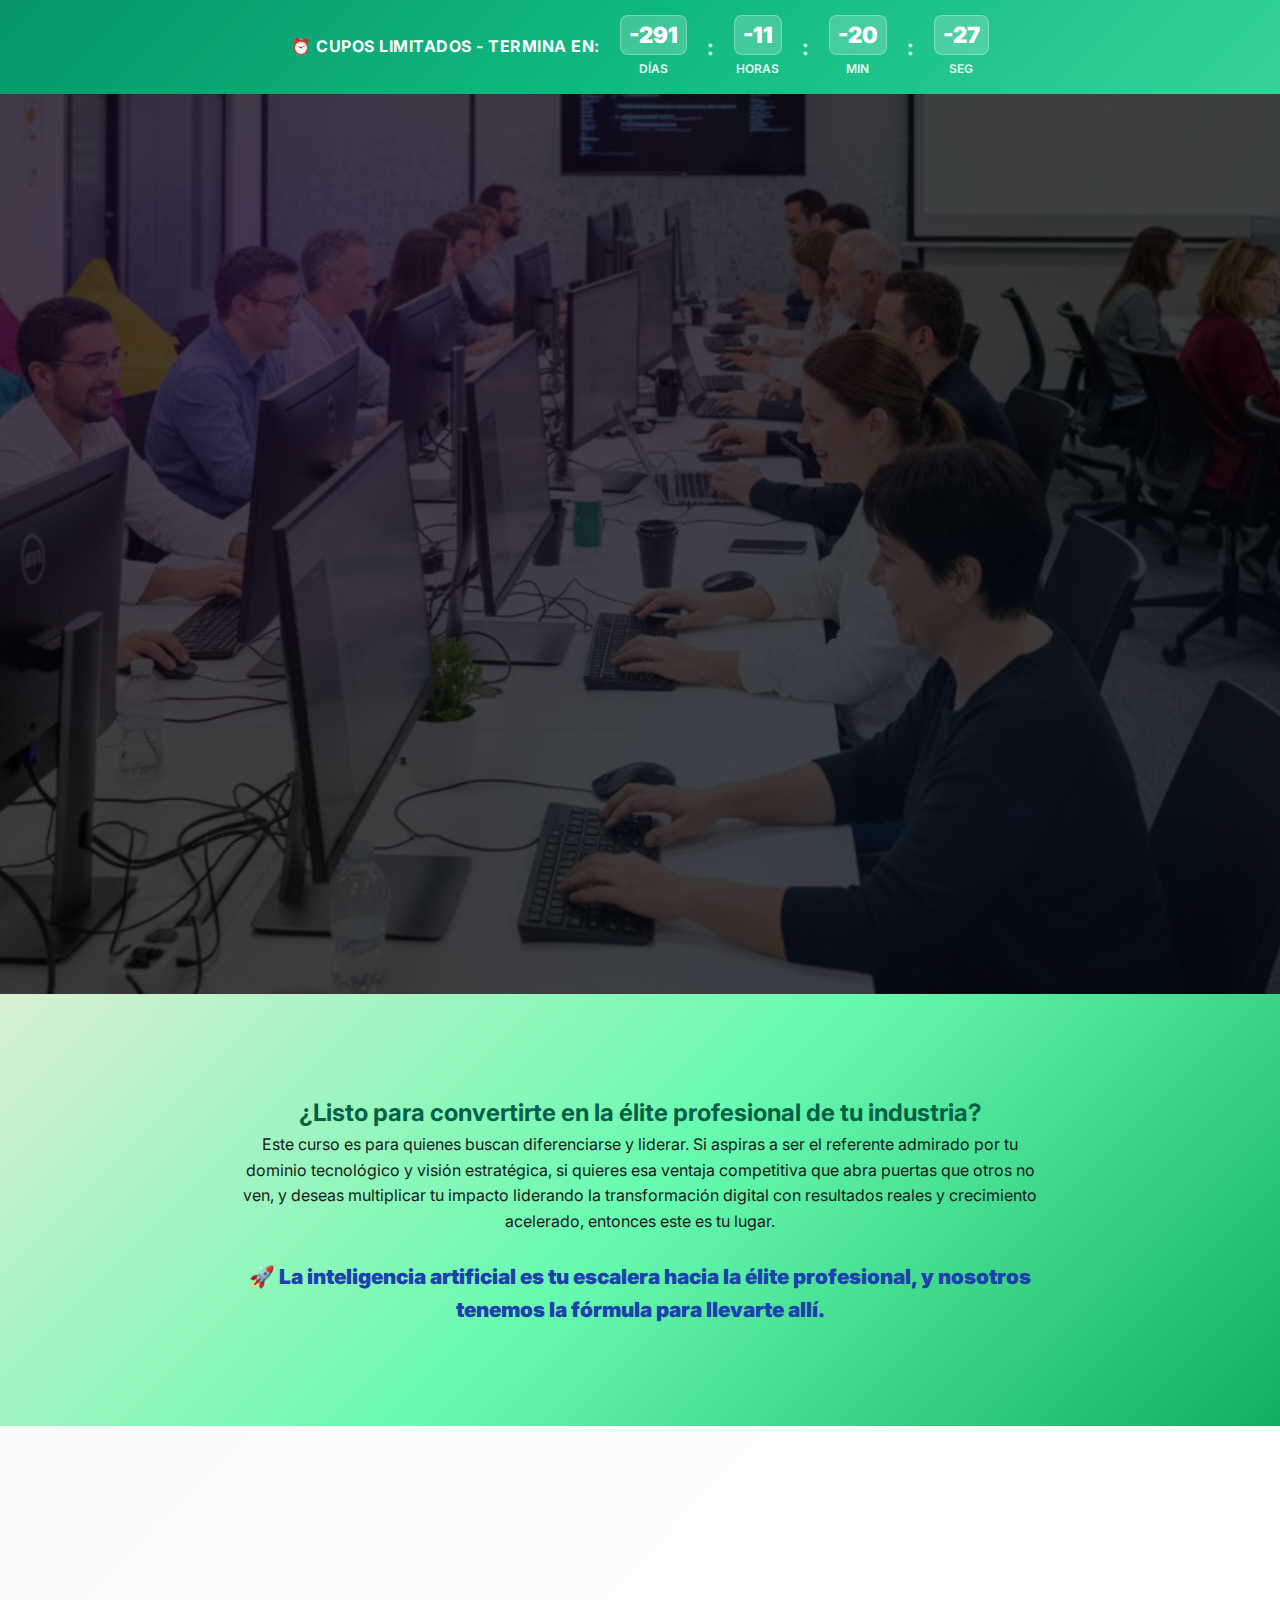
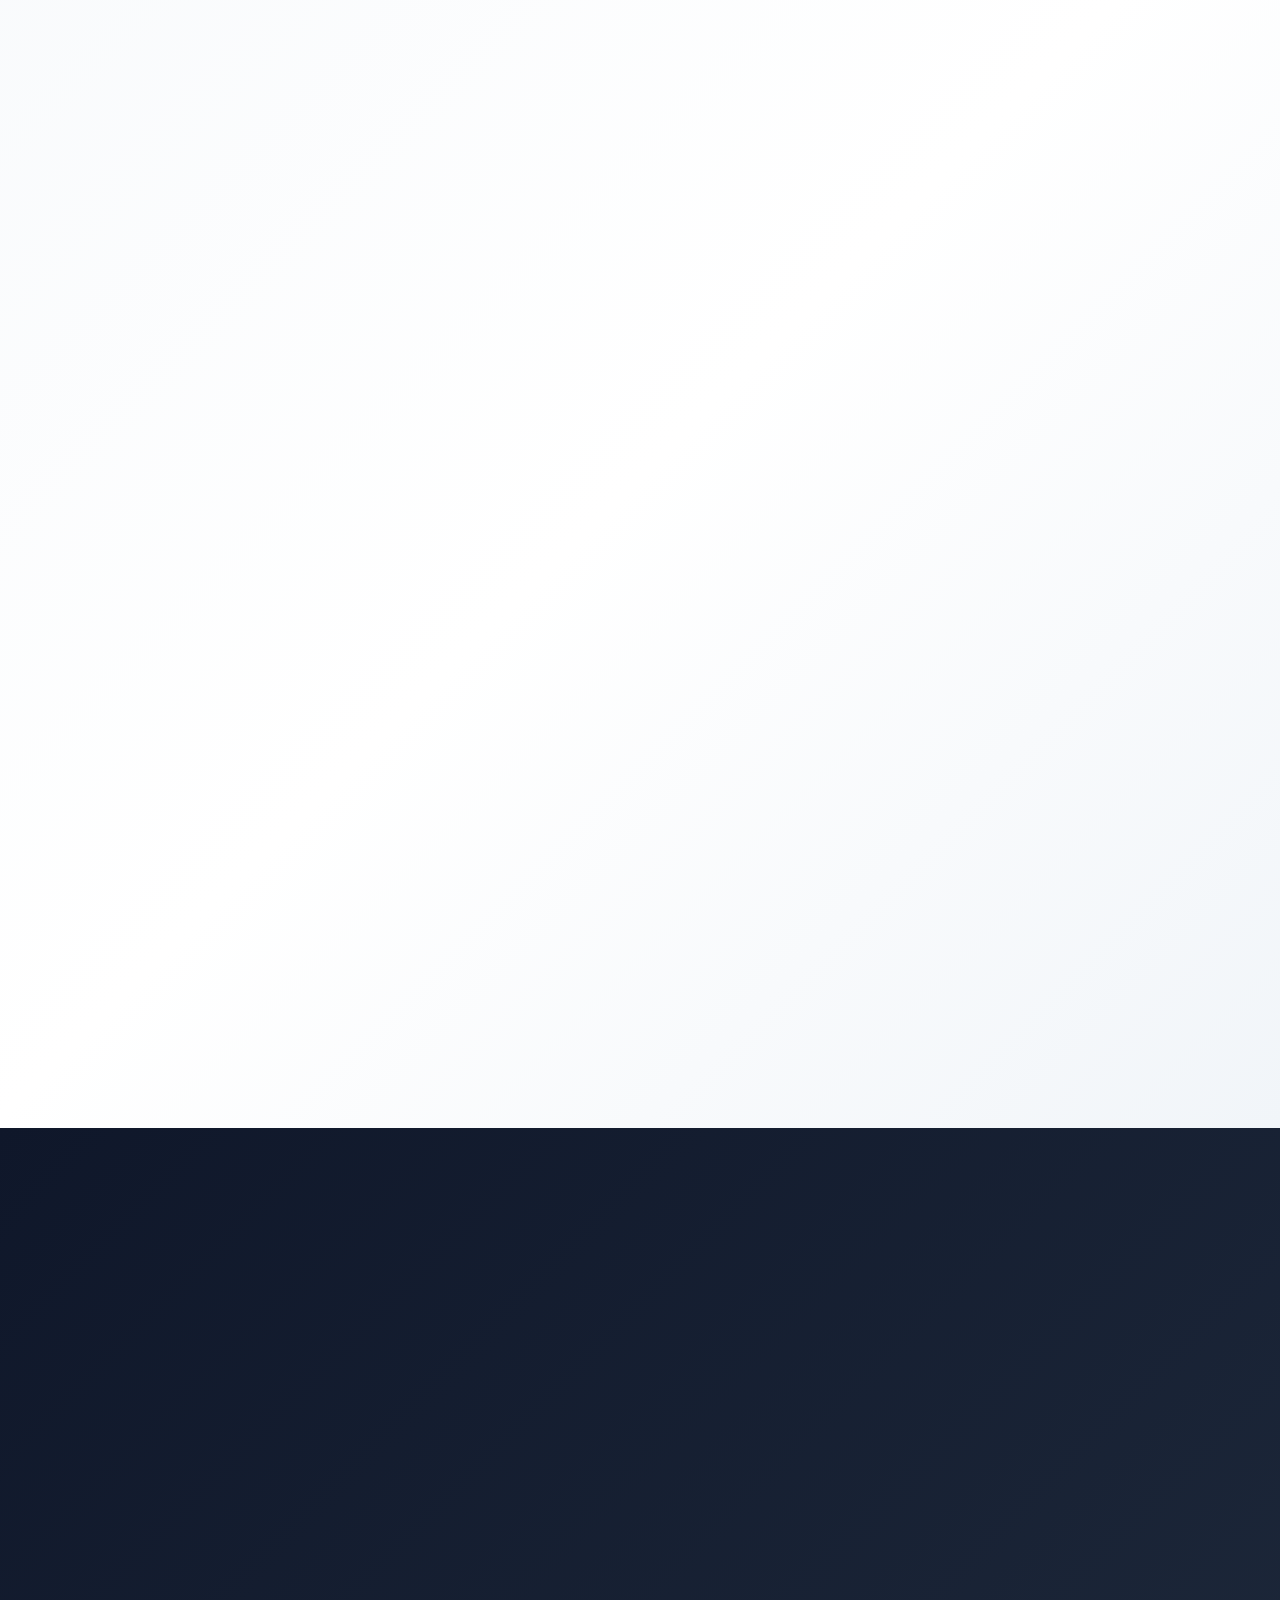
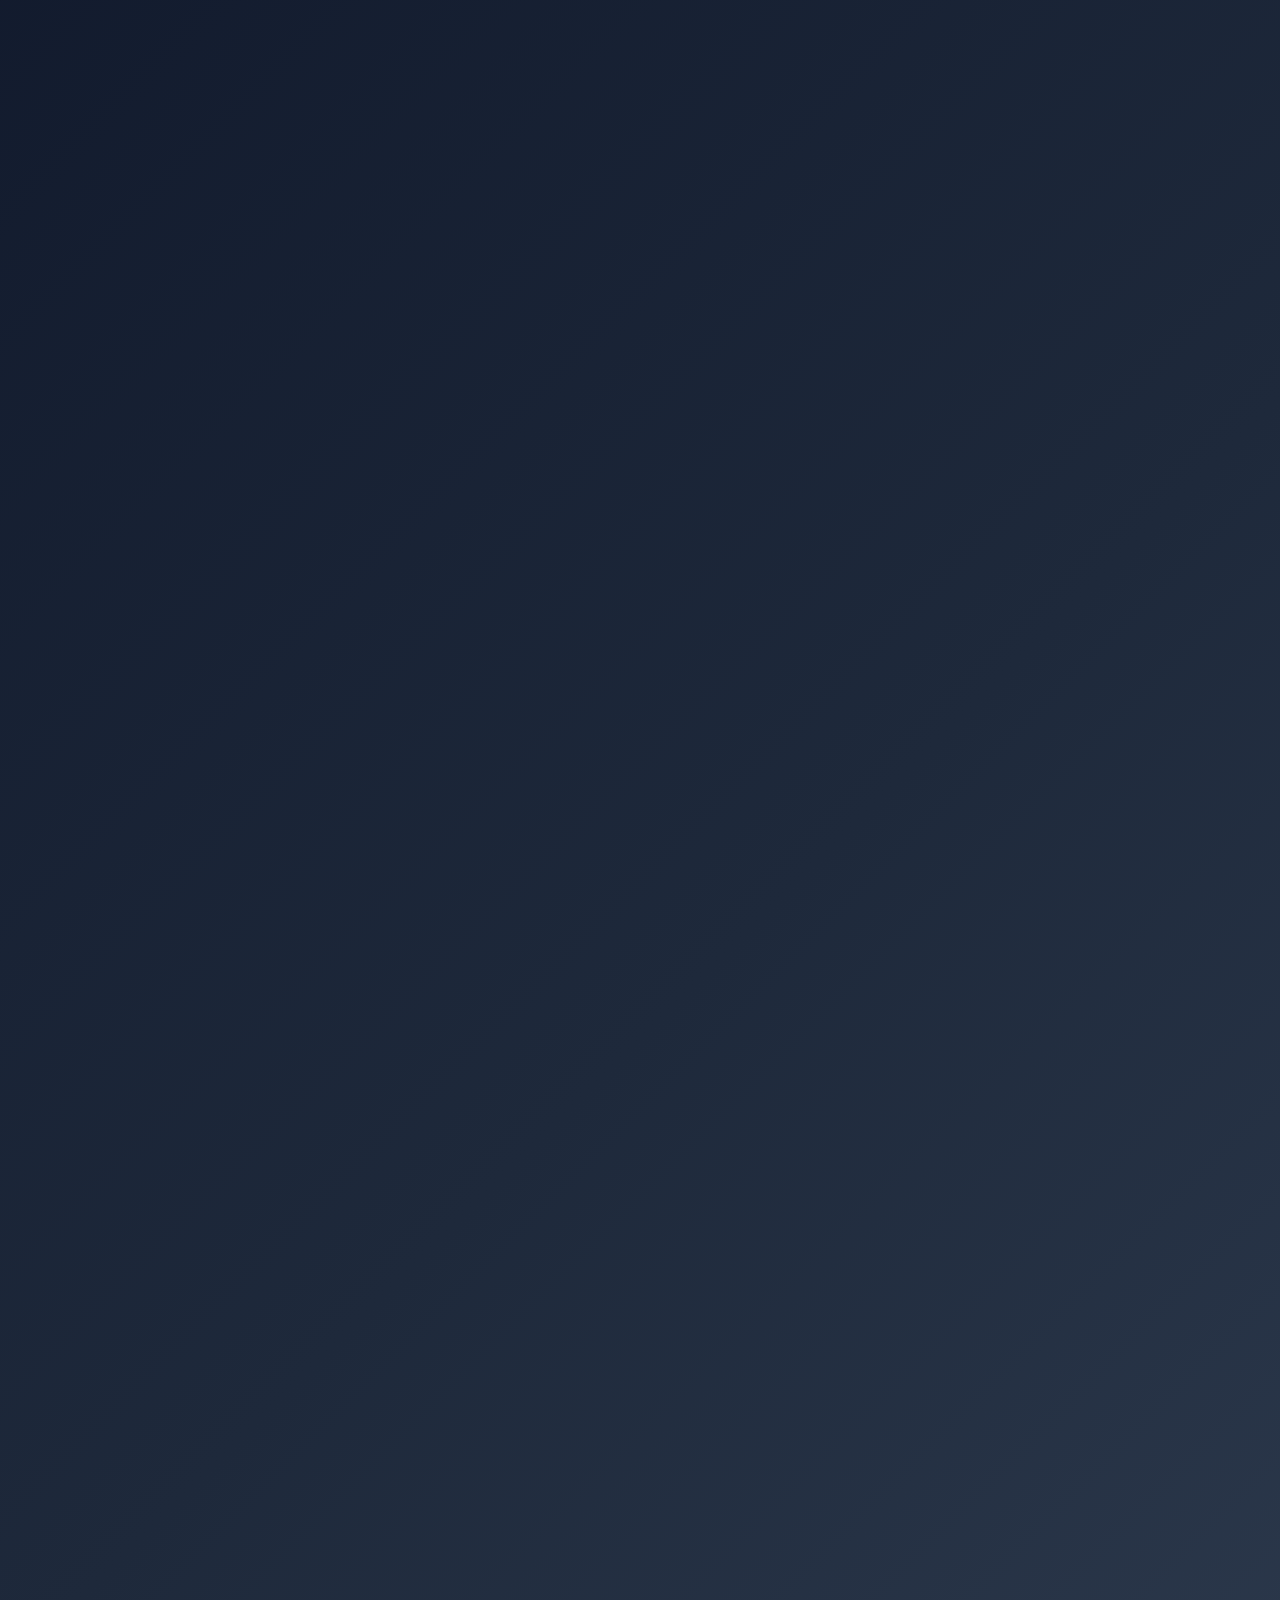
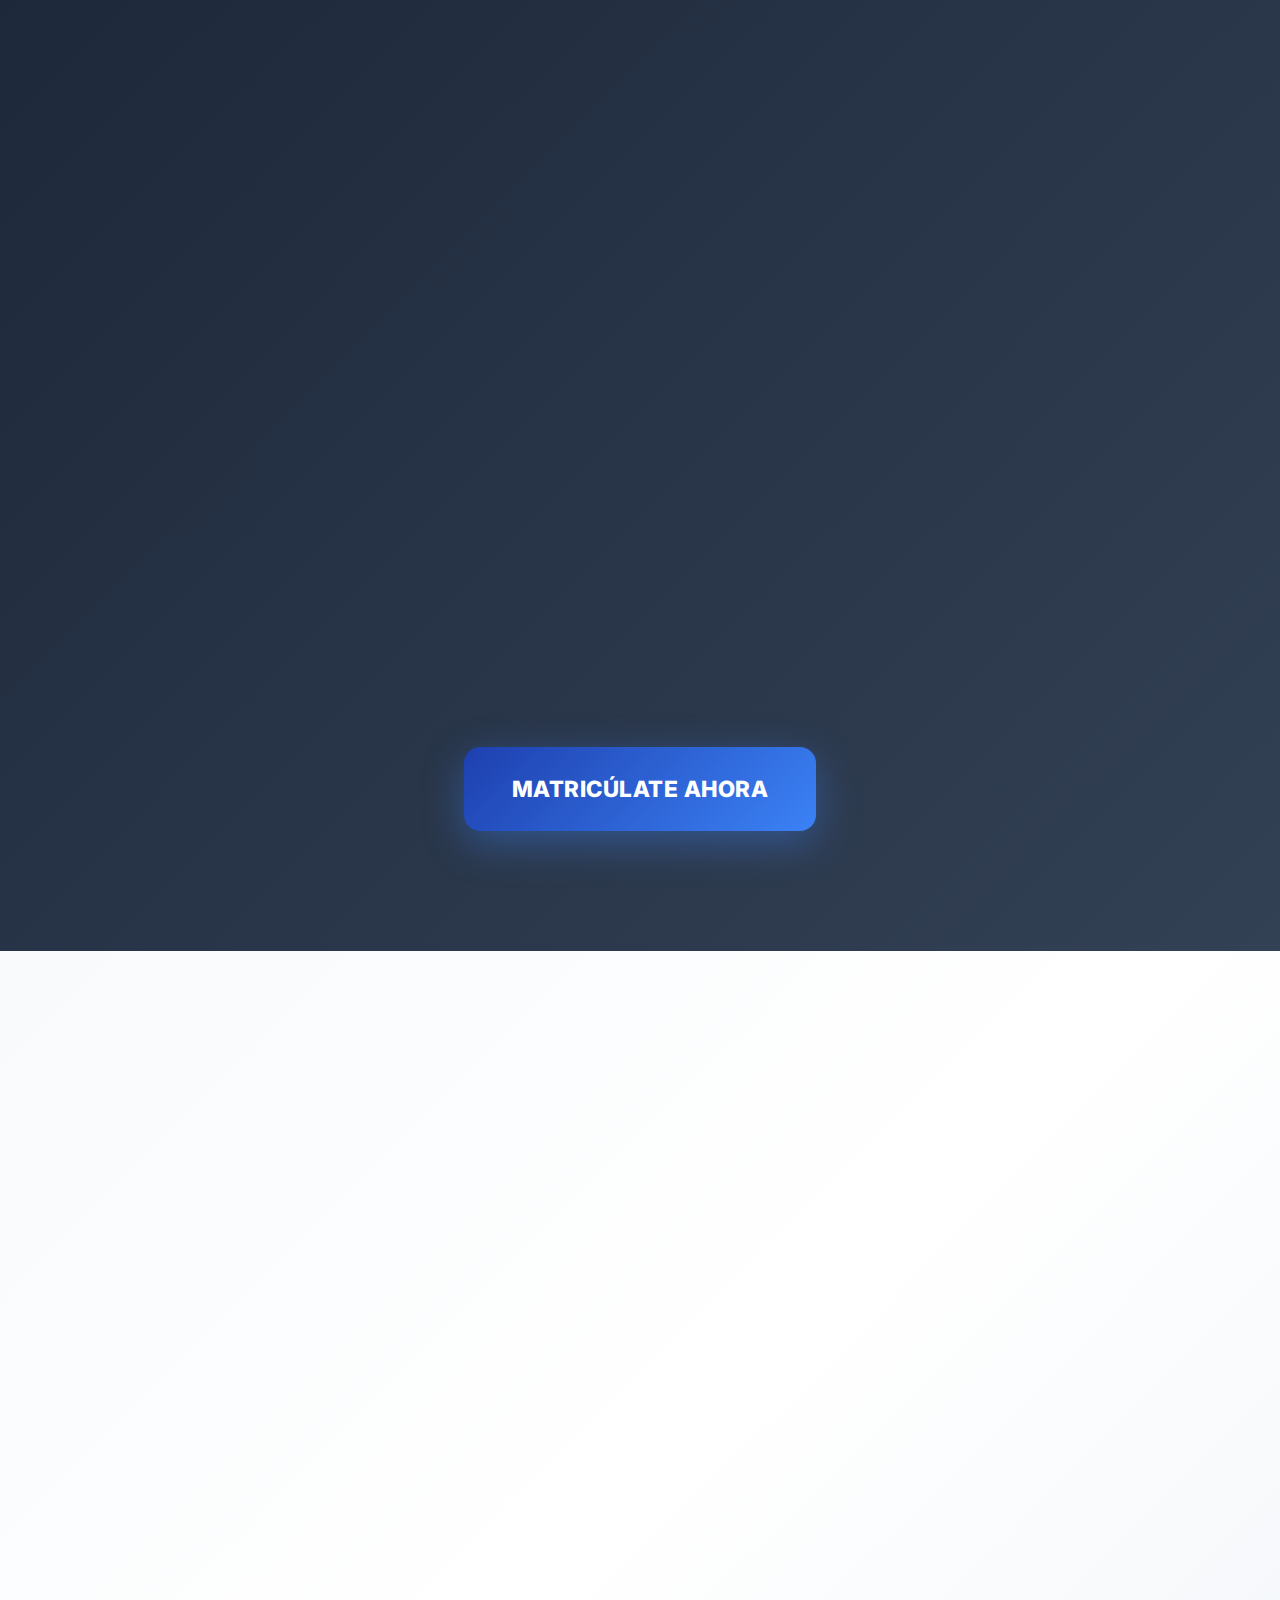
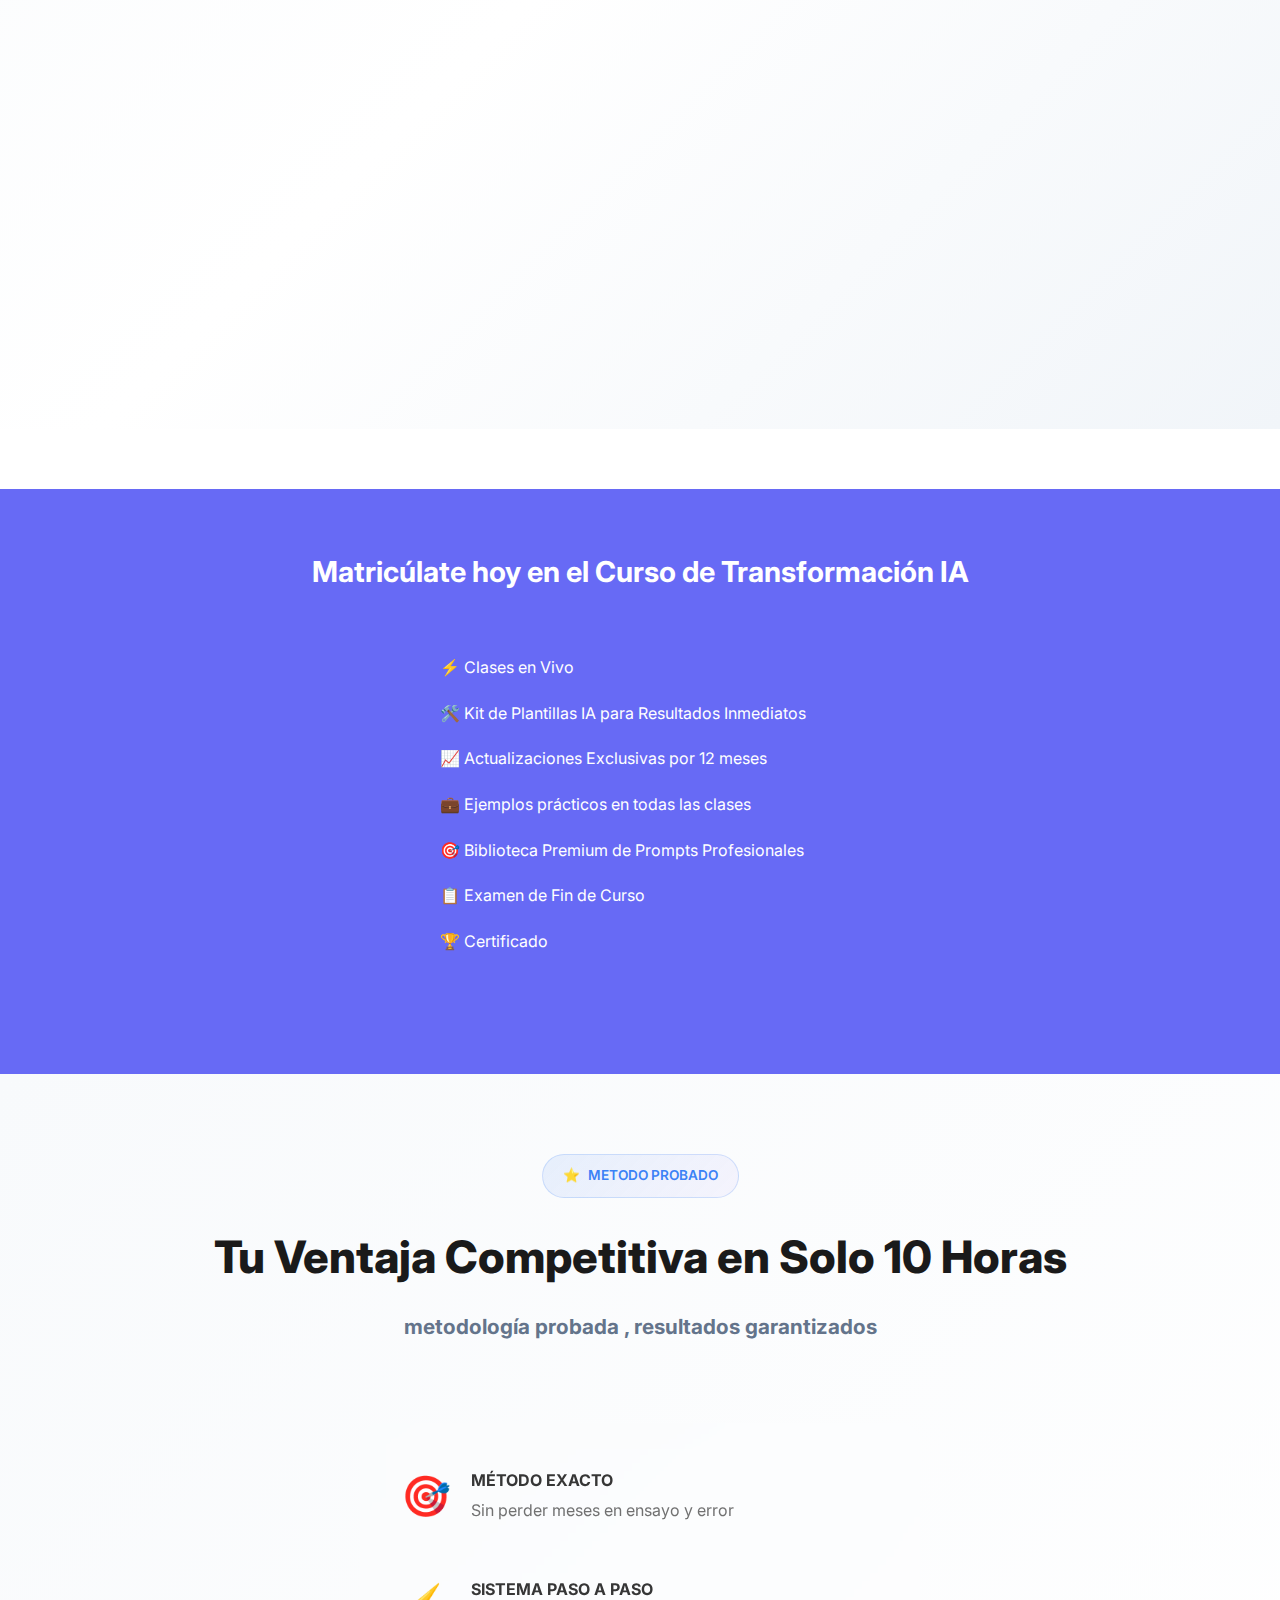
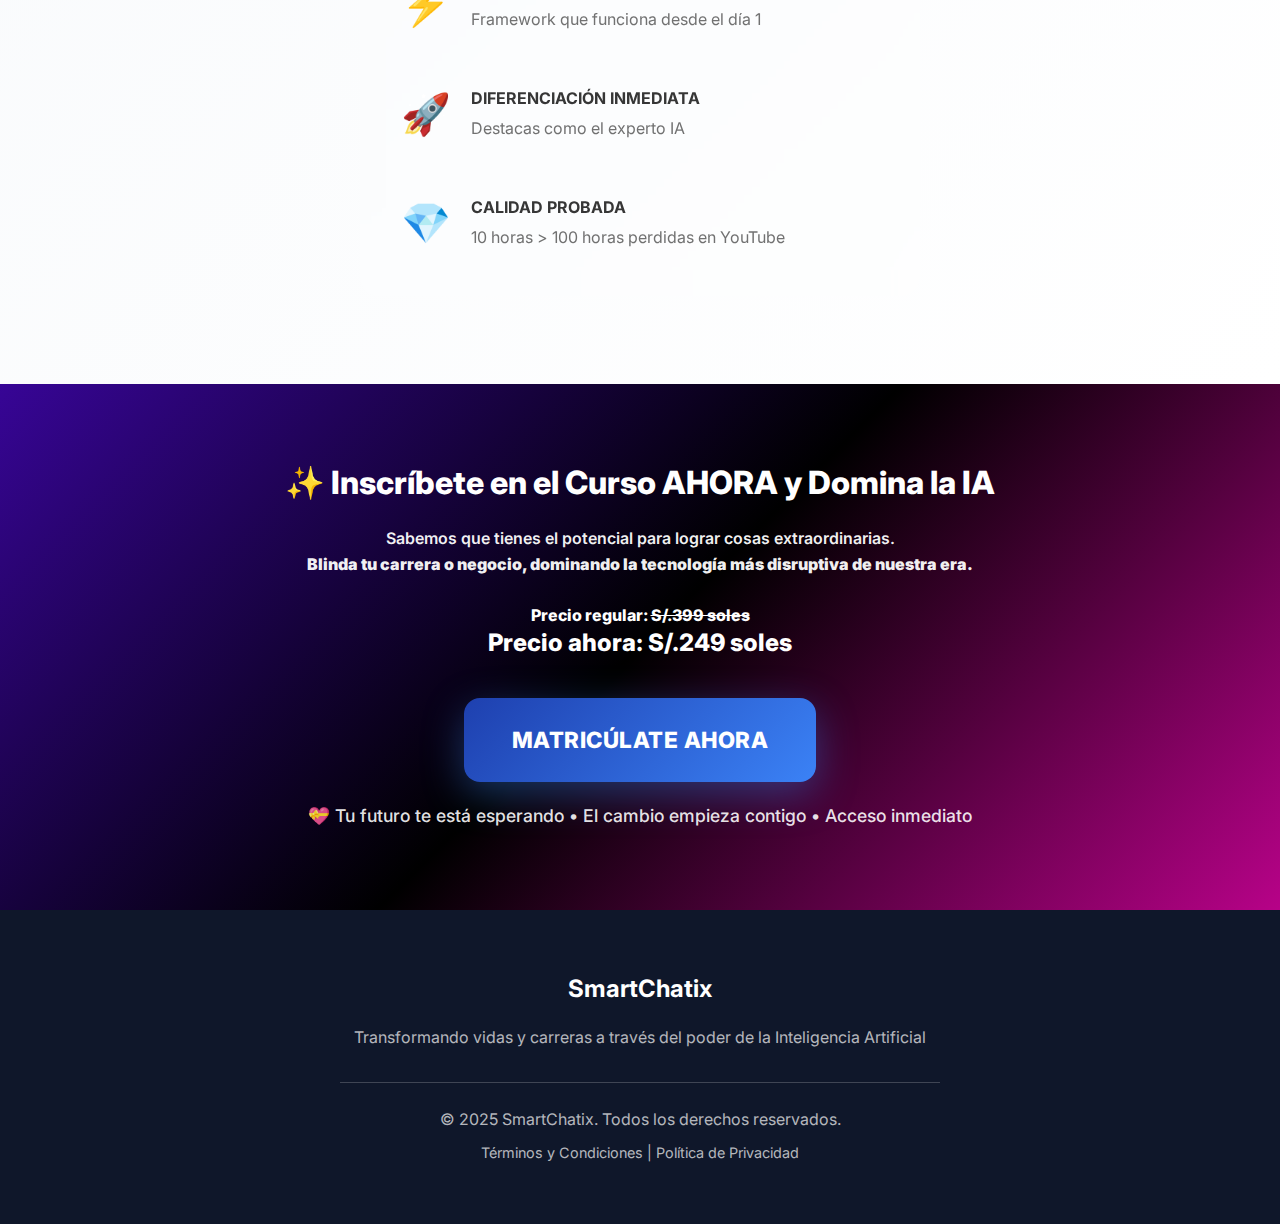
<file: curso_potenciate_con_ia.html>
<!DOCTYPE html>
<html lang="es">
<head>
    <meta charset="UTF-8">
    <meta name="viewport" content="width=device-width, initial-scale=1.0">
    <title>Domina la IA en 5 Días - Transforma tu Vida y Carrera</title>
    <link href="https://fonts.googleapis.com/css2?family=Inter:wght@300;400;500;600;700;800;900&display=swap" rel="stylesheet">
    <style>
        * {
            margin: 0;
            padding: 0;
            box-sizing: border-box;
        }

        body {
            font-family: 'Inter', -apple-system, BlinkMacSystemFont, sans-serif;
            background: #ffffff;
            color: #1a1a1a;
            line-height: 1.6;
            overflow-x: hidden;
        }

        /* Countdown Banner */
        .countdown-banner {
            background: linear-gradient(135deg, #059669 0%, #10b981 50%, #34d399 100%);
            color: white;
            padding: 15px 0;
            text-align: center;
            font-weight: 600;
            position: relative;
            overflow: hidden;
            z-index: 1000;
        }

        .countdown-banner::before {
            content: '';
            position: absolute;
            top: 0;
            left: -100%;
            width: 100%;
            height: 100%;
            background: linear-gradient(90deg, transparent, rgba(255, 255, 255, 0.2), transparent);
            animation: shine 3s infinite;
        }

        @keyframes shine {
            0% { left: -100%; }
            100% { left: 100%; }
        }

        .countdown-content {
            display: flex;
            align-items: center;
            justify-content: center;
            gap: 20px;
            flex-wrap: wrap;
            position: relative;
            z-index: 2;
            max-width: 1200px;
            margin: 0 auto;
            padding: 0 20px;
        }

        .countdown-text {
            font-size: 1rem;
            text-transform: uppercase;
            letter-spacing: 0.5px;
            font-weight: 700;
        }

        .countdown-timer {
            display: flex;
            gap: 15px;
            align-items: center;
        }

        .timer-unit {
            text-align: center;
            min-width: 45px;
        }

        .timer-number {
            display: block;
            font-size: 1.4rem;
            font-weight: 900;
            line-height: 1;
            background: rgba(255, 255, 255, 0.2);
            padding: 8px;
            border-radius: 8px;
            border: 1px solid rgba(255, 255, 255, 0.3);
        }

        .timer-label {
            font-size: 0.75rem;
            opacity: 0.9;
            text-transform: uppercase;
            margin-top: 4px;
            display: block;
        }

        .timer-separator {
            font-size: 1.4rem;
            font-weight: bold;
            opacity: 0.8;
            margin: 0 5px;
        }

        /* Hero Section */
        .hero {
            position: relative;
            min-height: 100vh;
            display: flex;
            align-items: center;
            background-image: url('images/hackaton.jpg');
            background-size: cover;
            background-position: center;
            background-repeat: no-repeat;
            overflow: hidden;
        }

        .hero::before {
            content: '';
            position: absolute;
            top: 0;
            left: 0;
            right: 0;
            bottom: 0;
            background: rgba(0, 0, 0, 0.75);
            z-index: 1;
        }

        .hero::after {
            content: '';
            position: absolute;
            top: 0;
            left: 0;
            right: 0;
            bottom: 0;
            background: 
                radial-gradient(ellipse at 20% 20%, rgba(147, 51, 234, 0.15) 0%, transparent 50%),
                radial-gradient(ellipse at 80% 80%, rgba(59, 130, 246, 0.10) 0%, transparent 50%);
            z-index: 2;
        }

        .container {
            max-width: 1200px;
            margin: 0 auto;
            padding: 0 20px;
            position: relative;
            z-index: 3;
        }

        .hero-content {
            text-align: center;
            max-width: 900px;
            margin: 0 auto;
        }

        .hero-badge {
            display: inline-flex;
            align-items: center;
            gap: 8px;
            background: linear-gradient(135deg, #1e40af, #3b82f6);
            padding: 12px 24px;
            border-radius: 50px;
            font-size: 0.9rem;
            font-weight: 700;
            color: #ffffff;
            margin-bottom: 32px;
            box-shadow: 0 4px 20px rgba(59, 130, 246, 0.3);
            text-transform: uppercase;
            letter-spacing: 0.5px;
        }

        .hero h1 {
            font-size: clamp(2.5rem, 6vw, 4.5rem);
            font-weight: 900;
            line-height: 1.1;
            margin-bottom: 24px;
            color: #ffffff;
        }

        .hero-highlight {
            background: linear-gradient(135deg, #60a5fa, #a78bfa, #34d399);
            -webkit-background-clip: text;
            -webkit-text-fill-color: transparent;
            background-clip: text;
        }

        .hero-subtitle {
            font-size: 1.4rem;
            color: #fbbf24;
            margin-bottom: 16px;
            font-weight: 700;
            text-shadow: 0 2px 4px rgba(0, 0, 0, 0.3);
        }

        .hero-description {
            font-size: 1.2rem;
            color: rgba(255, 255, 255, 0.9);
            margin-bottom: 48px;
            line-height: 1.7;
            max-width: 800px;
            margin-left: auto;
            margin-right: auto;
        }

        .urgency-text {
            background: linear-gradient(135deg, #1e40af, #3b82f6);
            color: white;
            padding: 16px 24px;
            border-radius: 12px;
            font-weight: 700;
            margin-bottom: 32px;
            font-size: 1.1rem;
            box-shadow: 0 4px 20px rgba(59, 130, 246, 0.3);
        }

        .cta-buttons {
            display: flex;
            gap: 20px;
            justify-content: center;
            flex-wrap: wrap;
            margin-bottom: 48px;
        }

        .btn-primary {
            background: linear-gradient(135deg, #1d63cc, #324ba0);
            color: white;
            padding: 20px 40px;
            border-radius: 16px;
            text-decoration: none;
            font-weight: 700;
            font-size: 1.2rem;
            transition: all 0.3s ease;
            box-shadow: 0 8px 32px rgba(121, 166, 235, 0.4);
            text-transform: uppercase;
            letter-spacing: 0.5px;
        }

        .btn-primary:hover {
            transform: translateY(-3px);
            box-shadow: 0 12px 40px rgba(68, 168, 250, 0.6);
        }

        .btn-secondary {
            background: rgba(255, 255, 255, 0.15);
            color: #ffffff;
            padding: 18px 36px;
            border-radius: 16px;
            text-decoration: none;
            font-weight: 600;
            font-size: 1.1rem;
            border: 2px solid rgba(255, 255, 255, 0.3);
            transition: all 0.3s ease;
            backdrop-filter: blur(10px);
        }

        .btn-secondary:hover {
            background: rgba(255, 255, 255, 0.25);
            border-color: rgba(255, 255, 255, 0.5);
            transform: translateY(-3px);
        }

        .social-proof {
            display: flex;
            justify-content: center;
            align-items: center;
            gap: 32px;
            flex-wrap: wrap;
            opacity: 0.9;
        }

        .proof-item {
            display: flex;
            align-items: center;
            gap: 8px;
            font-size: 0.9rem;
            color: rgba(255, 255, 255, 0.8);
            background: rgba(255, 255, 255, 0.1);
            padding: 12px 20px;
            border-radius: 25px;
            border: 1px solid rgba(255, 255, 255, 0.2);
        }

        /* Problem Section */
        .problem-section {
            padding: 100px 0;
            background: linear-gradient(135deg, #d8f0d2 0%, #66fab0 50%, #10af5f 100%);
        }

        .problem-content {
            max-width: 800px;
            margin: 0 auto;
            text-align: center;
        }

              .version-1 .problem-title {
            color: #92400e;
        }

        .version-2 .problem-title {
            color: #5b21b6;
        }

        .version-3 .problem-title {
            color: #065f46;
        }

        .problem-list {
            list-style: none;
            margin: 0 0 32px 0;
            padding: 0;
        }

        .problem-list li {
            margin: 18px 0;
            padding: 22px 28px;
            border-radius: 16px;
            font-size: 1.15rem;
            font-weight: 600;
            text-align: left;
            position: relative;
            transition: all 0.3s ease;
            box-shadow: 0 4px 15px rgba(0, 0, 0, 0.1);
        }

        .version-1 .problem-list li {
            background: rgba(252, 211, 77, 0.4);
            border-left: 5px solid #059669;
            color: #78350f;
        }

        .version-2 .problem-list li {
            background: rgba(196, 181, 253, 0.4);
            border-left: 5px solid #7c3aed;
            color: #4c1d95;
        }

        .version-3 .problem-list li {
            background: rgba(167, 243, 208, 0.4);
            border-left: 5px solid #059669;
            color: #064e3b;
        }

        .problem-list li:hover {
            transform: translateY(-3px);
            box-shadow: 0 8px 25px rgba(0, 0, 0, 0.15);
        }

        .problem-list li::before {
            font-size: 1.4rem;
            margin-right: 12px;
            display: inline-block;
        }

        .version-1 .problem-list li::before {
            content: '🎯';
        }

        .version-2 .problem-list li::before {
            content: '🚀';
        }

        .version-3 .problem-list li::before {
            content: '💎';
        }
        /* Benefits Section */
        .benefits {
            padding: 120px 0;
            background: linear-gradient(135deg, #f8fafc 0%, #ffffff 50%, #f1f5f9 100%);
        }

        .section-header {
            text-align: center;
            margin-bottom: 80px;
        }

        .section-badge {
            display: inline-flex;
            align-items: center;
            gap: 8px;
            background: linear-gradient(135deg, rgba(59, 130, 246, 0.1), rgba(139, 92, 246, 0.05));
            padding: 10px 20px;
            border-radius: 25px;
            border: 1px solid rgba(59, 130, 246, 0.2);
            font-size: 0.85rem;
            font-weight: 600;
            color: #3b82f6;
            margin-bottom: 24px;
        }

        .section-title{
            font-size: 2.8rem;
            font-weight: 800;
            margin-bottom: 16px;
            color: #fff;
        }

        .funciona{
            color: #1a1a1a;
        }

        h3.section-title.funciona{
        font-size: 1.5rem !important;
        color: #777777 !important;
            }

        .section-subtitle {
            font-size: 1.3rem;
            color: #64748b;
            max-width: 700px;
            margin: 0 auto;
            line-height: 1.6;
            font-family: 'Inter', -apple-system, BlinkMacSystemFont, sans-serif;
        }

        .benefits-grid {
            display: grid;
            grid-template-columns: repeat(auto-fit, minmax(320px, 1fr));
            gap: 32px;
        }

        .benefit-card {
            background: linear-gradient(135deg, #ffffff 0%, #f8fafc 100%);
            border: 2px solid #e5e7eb;
            border-radius: 20px;
            padding: 32px;
            transition: all 0.3s ease;
            position: relative;
            overflow: hidden;
            box-shadow: 0 4px 16px rgba(0, 0, 0, 0.05);
        }

        .benefit-card:hover {
            transform: translateY(-8px);
            box-shadow: 0 20px 40px rgba(0, 0, 0, 0.1);
            border-color: #3b82f6;
        }

        .benefit-icon {
            width: 70px;
            height: 70px;
            background: linear-gradient(135deg, #3b82f6, #8b5cf6);
            border-radius: 18px;
            display: flex;
            align-items: center;
            justify-content: center;
            font-size: 28px;
            margin-bottom: 24px;
            color: white;
            box-shadow: 0 8px 20px rgba(59, 130, 246, 0.3);
        }

        .benefit-card h3 {
            font-size: 1.4rem;
            font-weight: 700;
            margin-bottom: 16px;
            color: #1f2937;
        }

        .benefit-card p {
            color: #6b7280;
            line-height: 1.7;
            font-size: 1.05rem;
        }

        /* Curriculum Section */
        .curriculum {
            padding: 120px 0;
            background: linear-gradient(135deg, #0f172a 0%, #1e293b 50%, #334155 100%);
            color: white;
        }

        .curriculum .section-title {
            color: white;
        }

        .curriculum .section-subtitle {
            color: rgba(255, 255, 255, 0.8);
        }

        .modules-grid {
            display: grid;
            gap: 32px;
            margin-top: 60px;
        }

        .module-card {
            background: linear-gradient(135deg, rgba(255, 255, 255, 0.1) 0%, rgba(255, 255, 255, 0.05) 100%);
            border: 2px solid rgba(255, 255, 255, 0.1);
            border-radius: 20px;
            padding: 40px;
            transition: all 0.3s ease;
            backdrop-filter: blur(10px);
        }

        .module-card:hover {
            transform: translateY(-4px);
            border-color: rgba(59, 130, 246, 0.5);
            box-shadow: 0 20px 40px rgba(0, 0, 0, 0.3);
        }

        .module-header {
            display: flex;
            align-items: center;
            gap: 20px;
            margin-bottom: 24px;
        }

        .module-day {
            background: linear-gradient(135deg, #1e40af, #3b82f6);
            color: white;
            padding: 12px 20px;
            border-radius: 12px;
            font-weight: 700;
            font-size: 1.1rem;
            min-width: 100px;
            text-align: center;
            box-shadow: 0 4px 15px rgba(59, 130, 246, 0.4);
        }

        .module-card h3 {
            font-size: 1.6rem;
            font-weight: 700;
            color: #ffffff;
            flex: 1;
        }

        .module-objective {
            background: rgba(59, 130, 246, 0.2);
            border: 1px solid rgba(59, 130, 246, 0.3);
            border-radius: 12px;
            padding: 16px;
            margin-bottom: 24px;
            font-weight: 600;
            color: #60a5fa;
        }

        .module-topics {
            list-style: none;
            margin-bottom: 24px;
        }

        .module-topics li {
            color: rgba(255, 255, 255, 0.9);
            margin-bottom: 12px;
            padding-left: 24px;
            position: relative;
            font-size: 1.05rem;
        }

        .module-topics li::before {
            content: '✅';
            position: absolute;
            left: 0;
            font-size: 1.2rem;
        }

        .module-result {
            background: linear-gradient(135deg, #059669, #10b981);
            border-radius: 12px;
            padding: 20px;
            margin-top: 20px;
            color: white;
            font-weight: 600;
            box-shadow: 0 4px 15px rgba(16, 185, 129, 0.3);
        }

        /* Target Audience */
        .target-audience {
            padding: 120px 0;
            background: linear-gradient(135deg, #f8fafc 0%, #ffffff 50%, #f1f5f9 100%);
        }

        .audience-grid {
            display: grid;
            grid-template-columns: repeat(auto-fit, minmax(280px, 1fr));
            gap: 24px;
            margin-top: 60px;
        }

        .audience-card {
            background: linear-gradient(135deg, #fef3c7 0%, #fbbf24 100%);
            border: 2px solid #f59e0b;
            border-radius: 20px;
            padding: 32px;
            text-align: center;
            transition: all 0.3s ease;
            box-shadow: 0 8px 24px rgba(251, 191, 36, 0.15);
        }

        .audience-card:hover {
            transform: translateY(-8px);
            box-shadow: 0 20px 40px rgba(251, 191, 36, 0.25);
        }

        .audience-emoji {
            font-size: 4rem;
            margin-bottom: 20px;
            display: block;
        }

        .audience-card h4 {
            font-size: 1.3rem;
            font-weight: 700;
            margin-bottom: 12px;
            color: #78350f;
        }

        .audience-card p {
            color: #92400e;
            font-size: 1.05rem;
            font-weight: 500;
        }

        /* Price Section */
        .price-section {
            padding: 120px 0;
            background: linear-gradient(135deg, #0f172a 0%, #1e293b 50%, #334155 100%);
            text-align: center;
            color: white;
        }

        .price-container {
            background: linear-gradient(135deg, #059669 0%, #10b981 50%, #34d399 100%);
            border-radius: 24px;
            padding: 60px 40px;
            margin: 48px auto;
            max-width: 600px;
            box-shadow: 0 20px 60px rgba(16, 185, 129, 0.3);
            position: relative;
            overflow: hidden;
        }

        .price-container::before {
            content: '';
            position: absolute;
            top: 0;
            left: 0;
            right: 0;
            bottom: 0;
            background: linear-gradient(45deg, rgba(255, 255, 255, 0.1) 0%, transparent 50%, rgba(255, 255, 255, 0.1) 100%);
            animation: shimmer 3s ease-in-out infinite;
        }

        @keyframes shimmer {
            0% { transform: translateX(-100%); }
            100% { transform: translateX(100%); }
        }

        .price-badge {
            background: rgba(255, 255, 255, 0.2);
            color: white;
            padding: 12px 24px;
            border-radius: 25px;
            font-size: 1rem;
            font-weight: 700;
            margin-bottom: 32px;
            display: inline-block;
            border: 1px solid rgba(255, 255, 255, 0.3);
            text-transform: uppercase;
            letter-spacing: 0.5px;
        }

        .price-original {
            font-size: 1.8rem;
            text-decoration: line-through;
            opacity: 0.7;
            margin-bottom: 8px;
        }

        .price {
            font-size: 4rem;
            font-weight: 900;
            color: #ffffff;
            margin-bottom: 12px;
            text-shadow: 0 4px 8px rgba(0, 0, 0, 0.3);
        }

        .price-period {
            color: rgba(255, 255, 255, 0.9);
            font-size: 1.2rem;
            margin-bottom: 32px;
        }

        .guarantee {
            background: rgba(255, 255, 255, 0.15);
            border: 2px solid rgba(255, 255, 255, 0.3);
            border-radius: 16px;
            padding: 24px;
            margin-top: 40px;
            color: #ffffff;
            font-weight: 600;
            backdrop-filter: blur(10px);
        }

        .guarantee-title {
            font-size: 1.2rem;
            font-weight: 700;
            margin-bottom: 16px;
            color: #fbbf24;
        }

        /* Footer */
        .footer {
            background: #0f172a;
            padding: 60px 0;
            text-align: center;
            color: rgba(255, 255, 255, 0.7);
        }

        .footer-content {
            max-width: 600px;
            margin: 0 auto;
        }

        .footer h3 {
            color: white;
            font-size: 1.5rem;
            margin-bottom: 16px;
        }

        /* Responsive */
        @media (max-width: 768px) {
            .countdown-content {
                flex-direction: column;
                gap: 15px;
            }

            .countdown-text {
                font-size: 0.9rem;
            }

            .container {
                padding: 0 16px;
            }

            .hero h1 {
                font-size: 2.1rem;
            }

            .section-title {
                font-size: 1.8rem;
            }

            .cta-buttons {
                flex-direction: column;
                align-items: center;
            }

            .btn-primary,
            .btn-secondary {
                width: 100%;
                max-width: 320px;
            }

            .module-header {
                flex-direction: column;
                align-items: flex-start;
                gap: 16px;
            }

            .price-container {
                margin: 32px 16px;
                padding: 40px 24px;
            }

            .price {
                font-size: 3rem;
            }
        }

        /* Animations */
        .fade-in {
            opacity: 0;
            transform: translateY(30px);
            animation: fadeInUp 0.8s ease forwards;
        }

        .fade-in-delay-1 { animation-delay: 0.2s; }
        .fade-in-delay-2 { animation-delay: 0.4s; }
        .fade-in-delay-3 { animation-delay: 0.6s; }

        @keyframes fadeInUp {
            to {
                opacity: 1;
                transform: translateY(0);
            }
        }

        .pulse {
            animation: pulse 2s infinite;
        }

        @keyframes pulse {
            0% { transform: scale(1); }
            50% { transform: scale(1.05); }
            100% { transform: scale(1); }
        }
    </style>
</head>
<body>
    <!-- Countdown Banner -->
    <div class="countdown-banner">
        <div class="countdown-content">
            <span class="countdown-text">⏰ CUPOS LIMITADOS - TERMINA EN:</span>
            <div class="countdown-timer" id="countdown">
                <div class="timer-unit">
                    <span class="timer-number" id="days">02</span>
                    <span class="timer-label">Días</span>
                </div>
                <span class="timer-separator">:</span>
                <div class="timer-unit">
                    <span class="timer-number" id="hours">14</span>
                    <span class="timer-label">Horas</span>
                </div>
                <span class="timer-separator">:</span>
                <div class="timer-unit">
                    <span class="timer-number" id="minutes">27</span>
                    <span class="timer-label">Min</span>
                </div>
                <span class="timer-separator">:</span>
                <div class="timer-unit">
                    <span class="timer-number" id="seconds">53</span>
                    <span class="timer-label">Seg</span>
                </div>
            </div>
        </div>
    </div>

    <!-- Hero Section -->
    <section class="hero">
        <div class="container">
            <div class="hero-content">
                <div class="hero-badge fade-in">
                    ⭐ ÚLTIMOS CUPOS DISPONIBLES
                </div>
                
                <h1 class="fade-in fade-in-delay-1">
                    Domina la <span class="hero-highlight">Inteligencia Artificial</span><br>
                    en Solo 5 Días
                </h1>
                
                <p class="hero-subtitle fade-in fade-in-delay-2">
                    Multiplica tu Potencial y Conviértete en Imparable
                </p>
                
                <p class="hero-description fade-in fade-in-delay-3">
                    Transforma tu carrera, multiplica tu productividad y automatiza tu éxito con el poder de la IA. 
                    <strong>Resultados garantizados desde el primer día.</strong>
                </p>

                <!-- <div class="urgency-text fade-in">
                    ⚡ Solo quedan 47 cupos de 200 disponibles
                </div> -->
                
                <div class="cta-buttons fade-in">
                    <a href="inscripcionia.html" class="btn-primary pulse">
                        MATRICÚLATE AHORA
                    </a>
                    <a href="#programa" class="btn-secondary">
                        Ver Programa Completo
                    </a>
                </div>
                
                <div class="social-proof fade-in">
                    <div class="proof-item">
                        <span>🎯</span>
                        <span>5 Días Intensivos</span>
                    </div>
                    <div class="proof-item">
                        <span>⚡</span>
                        <span>Resultados Inmediatos</span>
                    </div>
                    <div class="proof-item">
                        <span>🚀</span>
                        <span>100% Práctico</span>
                    </div>
                    <div class="proof-item">
                        <span>💎</span>
                        <span>Acceso de por Vida</span>
                    </div>
                </div>
            </div>
        </div>
    </section>

    <!-- Problem Section -->
    <section class="problem-section version-3">
        <div class="container">
            <div class="problem-content">
                <h2 class="problem-title">¿Listo para convertirte en la élite profesional de tu industria?</h2>

                Este curso es para quienes buscan diferenciarse y liderar. Si aspiras a ser el referente admirado por tu dominio tecnológico y visión estratégica, si quieres esa ventaja competitiva que abra puertas que otros no ven, y deseas multiplicar tu impacto liderando la transformación digital con resultados reales y crecimiento acelerado, entonces este es tu lugar.

                <br><br>
                <p style="font-size: 1.3rem; font-weight: 700; color: #1e40af;">
                    <strong>🚀 La inteligencia artificial es tu escalera hacia la élite profesional, y nosotros tenemos la fórmula para llevarte allí.
</strong>
                </p>
            </div>
        </div>
    </section>

    <!-- Benefits Section -->
    <section class="benefits" id="beneficios">
        <div class="container">
            <div class="section-header">
                <div class="section-badge fade-in">
                    <span>✨</span>
                    TRANSFORMACIÓN GARANTIZADA
                </div>
                <h2 class="section-title fade-in">Lo Que Lograrás en Solo 5 Días</h2>
                <p class="section-subtitle fade-in">
                    No más frustración. No más tiempo perdido. Solo resultados reales y medibles que cambiarán tu forma de trabajar para siempre.
                </p>
            </div>
            
            <div class="benefits-grid">
                <div class="benefit-card fade-in">
                    <div class="benefit-icon">🎯</div>
                    <h3>Dominio Total de Prompts</h3>
                    <p>Aprende el "lenguaje secreto" de la IA para obtener resultados perfectos cada vez. Sin más respuestas vagas o inútiles.</p>
                </div>
                
                <div class="benefit-card fade-in fade-in-delay-1">
                    <div class="benefit-icon">⚡</div>
                    <h3>Ahorra 15+ Horas Semanales</h3>
                    <p>Automatiza tareas repetitivas y enfócate en lo que realmente importa. Tiempo que recuperas = dinero que ganas.</p>
                </div>
                
                <div class="benefit-card fade-in fade-in-delay-2">
                    <div class="benefit-icon">💰</div>
                    <h3>Multiplica tus Ingresos</h3>
                    <p>Usa IA para crear contenido que vende, analizar oportunidades de negocio y tomar decisiones más inteligentes.</p>
                </div>
                
                <div class="benefit-card fade-in">
                    <div class="benefit-icon">🧠</div>
                    <h3>Asistente Personal Premium</h3>
                    <p>Transforma cualquier IA en tu consultor personal, coach de vida y estratega de negocios disponible 24/7.</p>
                </div>
                
                <div class="benefit-card fade-in fade-in-delay-1">
                    <div class="benefit-icon">🚀</div>
                    <h3>Mentalidad de Estratega</h3>
                    <p>Piensa como un experto en IA, no solo como usuario. Desarrolla una ventaja competitiva que pocos tienen.</p>
                </div>
            </div>
        </div>
    </section>

    <!-- Curriculum Section -->
    <section class="curriculum" id="programa">
        <div class="container">
            <div class="section-header">
                <div class="section-badge fade-in" style="background: rgba(255, 255, 255, 0.1); color: white; border-color: rgba(255, 255, 255, 0.3);">
                    <span>🎓</span>
                    PROGRAMA INTENSIVO
                </div>
                <h2 class="section-title fade-in">Tu Transformación de 5 Días</h2>
                <p class="section-subtitle fade-in">
                    Cada día construye sobre el anterior. Cada módulo te lleva un paso más cerca de dominar la IA completamente.
                </p>
            </div>
            
            <div class="modules-grid">
                <div class="module-card fade-in">
                    <div class="module-header">
                        <div class="module-day">DÍA 1</div>
                        <h3>Desbloquea el Código Secreto de la IA</h3>
                    </div>
                    <div class="module-objective">
                        <strong>🎯 Objetivo:</strong> Que pases de frustración a confianza total
                    </div>
                    <ul class="module-topics">
                        <li>Los 3 errores críticos que el 95% comete (y por qué no obtienen resultados)</li>
                        <li>El Framework "C.R.E.A.R" para prompts que siempre funcionan</li>
                        <li>20 plantillas profesionales para resultados inmediatos</li>
                        <li>Tu primer asistente IA personal funcionando</li>
                        
                    </ul>
                    <div class="module-result">
                        <strong>🎯 Resultado del día:</strong> Tu primer asistente IA funcionando en menos de 2 horas
                    </div>
                </div>
                
                <div class="module-card fade-in fade-in-delay-1">
                    <div class="module-header">
                        <div class="module-day">DÍA 2</div>
                        <h3>Tu Vida en Piloto Automático</h3>
                    </div>
                    <div class="module-objective">
                        <strong>🎯 Objetivo:</strong> Que veas resultados inmediatos en tu día a día
                    </div>
                    <ul class="module-topics">
                        <li>Sistema "IA Personal": organización, aprendizaje y bienestar</li>
                        <li>Cómo la IA puede ahorrarte 2-3 horas diarias (casos reales)</li>
                        <li>Tu "coach de vida" personal disponible 24/7</li>
                    </ul>
                    <div class="module-result">
                        <strong>🎯 Resultado del día:</strong> Un sistema personal que funciona sin ti
                    </div>
                </div>
                
             <div class="module-card fade-in fade-in-delay-2">
                <div class="module-header">
                    <div class="module-day">DÍA 3</div>
                    <h3>Multiplica tu Valor con IA</h3>
                </div>
                <div class="module-objective">
                    <strong>🎯 Objetivo:</strong> Que uses IA para generar valor económico directo (sin automatización compleja)
                </div>
                <ul class="module-topics">
                    <li>IA que vende: contenido que convierte en ventas reales</li>
                    <li>Tu consultor de negocios 24/7: análisis y estrategias</li>
                    <li>Optimización inteligente (sin código ni complicaciones)</li>
                </ul>
                <div class="module-result">
                    <strong>🎯 Resultado del día:</strong> Un proceso que multiplica tu valor/hora con IA estratégica
                </div>
                </div>
                                
                <div class="module-card fade-in">
                    <div class="module-header">
                        <div class="module-day">DÍA 4</div>
                        <h3>El Arsenal Completo del Profesional IA</h3>
                    </div>
                    <div class="module-objective">
                        <strong>🎯 Objetivo:</strong> Dominio de herramientas avanzadas
                    </div>
                    <ul class="module-topics">
                        <li>Ecosistema completo: ChatGPT, Claude, Gemini, Midjourney</li>
                        <li>IA multimodal: texto, imagen, video, voz</li>
                        <li>Integración con tus herramientas actuales</li>
                    </ul>
                    <div class="module-result">
                        <strong>🎯 Resultado del día:</strong> Tu "suite profesional" de IA configurada
                    </div>
                </div>
                
                <div class="module-card fade-in fade-in-delay-1">
                    <div class="module-header">
                        <div class="module-day">DÍA 5</div>
                        <h3>De Usuario a Estratega IA</h3>
                    </div>
                    <div class="module-objective">
                        <strong>🎯 Objetivo:</strong> Mentalidad de transformación y visión a futuro
                    </div>
                    <ul class="module-topics">
                        <li>Construye tu "Sistema IA Personal" completo</li>
                        <li>Estrategia para mantenerte siempre actualizado</li>
                        <li>Plan de implementación para los próximos 90 días</li>
                    </ul>
                    <div class="module-result">
                        <strong>🎯 Resultado del día:</strong> Tu roadmap personal hacia el dominio de IA
                    </div>
                </div>
            </div>
        </div>
           
    <div style="text-align: center; margin-top: 40px;">
        <a href="inscripcionia.html" style="background: linear-gradient(135deg, #1e40af, #3b82f6); color: white; font-size: 1.4rem; padding: 24px 48px; font-weight: 800; border-radius: 16px; text-decoration: none; display: inline-block; box-shadow: 0 12px 40px rgba(59, 130, 246, 0.4); transition: all 0.3s ease; text-transform: uppercase; letter-spacing: 0.5px;">
            MATRICÚLATE AHORA        </a>
    </div>
    </section>

    <!-- Target Audience -->
    <section class="target-audience" style="padding:60px" id="para-quien">
            <div class="section-header">
                <div class="section-badge fade-in">
                    <span>🎯</span>
                    ESTE CURSO ES PARA TI
                </div>
                <h2 class="section-title fade-in">Este curso es para ti si...</h2>
                <p class="section-subtitle fade-in">
                    No importa tu nivel actual con la IA, este curso está diseñado para llevarte al siguiente nivel.
                </p>
            </div>
            
            <div class="audience-grid">
                <div class="audience-card fade-in">
                    <span class="audience-emoji">🌱</span>
                    <h4>Principiante en IA</h4>
                    <p>Quieres aprovechar la IA pero aún no sabes por dónde empezar.</p>
                </div>
                
                <div class="audience-card fade-in fade-in-delay-1">
                    <span class="audience-emoji">💡</span>
                    <h4>Usuario de ChatGPT</h4>
                    <p>Ya usaste ChatGPT, pero sientes que no le sacas todo el jugo.</p>
                </div>
                
                <div class="audience-card fade-in fade-in-delay-2">
                    <span class="audience-emoji">💼</span>
                    <h4>Emprendedor/Profesional</h4>
                    <p>Eres emprendedor, profesional o estudiante y quieres ser más competitivo.</p>
                </div>
                
                <div class="audience-card fade-in fade-in-delay-3">
                    <span class="audience-emoji">⚡</span>
                    <h4>Busca Productividad</h4>
                    <p>Quieres ahorrar tiempo, ser más productivo y estar al día con las últimas tendencias.</p>
                </div>
            
        </div>

        </section>
        <section>
  <!-- Bonus Section -->
        <div style="background-color: #676af5; padding:60px; margin-top:60px;">
            <h3 style="color: #ffffff; font-size: 1.8rem; margin-bottom: 24px; text-align: center;">Matricúlate hoy en el Curso de Transformación IA </h3>

            <div style="max-width: 400px; margin: 60px auto; text-align: left;  ">
                    <div style="margin-bottom: 20px;">
                        <strong style="color: #34d399;"></strong> <span style="color: #FFFFFF";>⚡ Clases en Vivo </span>
                    </div>
                    <div style="margin-bottom: 20px;">
                        <strong style="color: #34d399;"></strong> <span style="color: #FFFFFF">🛠️ Kit de Plantillas IA para Resultados Inmediatos </span>
                    </div>
                    <div style="margin-bottom: 20px;">
                        <strong style="color: #34d399;"></strong> <span style="color: #FFFFFF">📈 Actualizaciones Exclusivas por 12 meses </span>
                    </div>

                     <div style="margin-bottom: 20px;">
                        <strong style="color: #34d399;"></strong> <span  style="color: #FFFFFF">💼 Ejemplos prácticos en todas las clases </span>
                    </div>

                    <div style="margin-bottom: 20px;">
                        <strong style="color: #34d399;"></strong> <span style="color: #FFFFFF">🎯 Biblioteca Premium de Prompts Profesionales </span>
                    </div>
                     <div style="margin-bottom: 20px;">
                        <strong style="color: #34d399;"></strong> <span style="color: #FFFFFF">📋 Examen de Fin de Curso </span>
                    </div>


                     <div style="margin-bottom: 20px;">
                        <strong style="color: #34d399;"></strong> <span style="color: #FFFFFF">🏆 Certificado </span>
                    </div>

                  
            </div>
        </div>
    </section>



    <!-- Testimonials Section -->
    <section style="padding: 80px 0; background: linear-gradient(135deg, #f8fafc 0%, #ffffff 100%);">
        <div class="container">
            <div class="section-header">
                <div class="section-badge">
                    <span>⭐</span>
                        METODO PROBADO
                </div>
                <h2 class="section-title funciona">Tu Ventaja Competitiva en Solo 10 Horas</h2>
                  <h3 class="section-subtitle funciona">metodología probada ,  resultados garantizados</h3>
            </div>
<div style="max-width: 600px; margin: 8px auto; padding: 0 20px;">
    <div style="background: rgba(255, 255, 255, 0.05); backdrop-filter: blur(10px); border: 1px solid rgba(255, 255, 255, 0.1); border-radius: 20px; padding: 40px;">
        
        <div style="display: flex; align-items: center; margin-bottom: 24px; padding-bottom: 20px; border-bottom: 1px solid rgba(255, 255, 255, 0.1);">
            <span style="font-size: 2.5rem; margin-right: 20px;">🎯</span>
            <div>
                <h4 style="color: #363636; font-weight: 700; margin-bottom: 4px;">MÉTODO EXACTO</h4>
                <p style="color: rgba(77, 77, 77, 0.8); margin: 0;">Sin perder meses en ensayo y error</p>
            </div>
        </div>
        
        <div style="display: flex; align-items: center; margin-bottom: 24px; padding-bottom: 20px; border-bottom: 1px solid rgba(255, 255, 255, 0.1);">
            <span style="font-size: 2.5rem; margin-right: 20px;">⚡</span>
            <div>
                <h4 style="color: #363636; font-weight: 700; margin-bottom: 4px;">SISTEMA PASO A PASO</h4>
                <p style="color: rgba(77, 77, 77, 0.8); margin: 0;">Framework que funciona desde el día 1</p>
            </div>
        </div>
        
        <div style="display: flex; align-items: center; margin-bottom: 24px; padding-bottom: 20px; border-bottom: 1px solid rgba(255, 255, 255, 0.1);">
            <span style="font-size: 2.5rem; margin-right: 20px;">🚀</span>
            <div>
                <h4 style="color: #363636; font-weight: 700; margin-bottom: 4px;">DIFERENCIACIÓN INMEDIATA</h4>
                <p style="color: rgba(77, 77, 77, 0.8); margin: 0;">Destacas como el experto IA</p>
            </div>
        </div>
        
        <div style="display: flex; align-items: center;">
            <span style="font-size: 2.5rem; margin-right: 20px;">💎</span>
            <div>
                <h4 style="color: #363636; font-weight: 700; margin-bottom: 4px;">CALIDAD PROBADA</h4>
                <p style="color: rgba(77, 77, 77, 0.8); margin: 0;">10 horas > 100 horas perdidas en YouTube</p>
            </div>
        </div>
        
    </div>
</div>
            </section>

    <!-- Price Section -->
 <section style="padding: 80px 0; background:linear-gradient(135deg, #370596 0%, #000000 50%, #b70288 100%); text-align: center;">
    <div style="max-width: 900px; margin: 0 auto; padding: 0 20px;">
        <h2 style="color: white; font-size: 2rem; font-weight: 800; margin-bottom: 24px; line-height: 1.2;">
            ✨ Inscríbete en el Curso AHORA y Domina la IA<br>
        </h2>
        <p style="color: rgba(255, 255, 255, 0.95); font-size: 1rem; font-weight: 600; margin-bottom: 40px; line-height: 1.6;">
            Sabemos que tienes el potencial para lograr cosas extraordinarias. 
            <br><strong>Blinda tu carrera o negocio, dominando la tecnología más disruptiva de nuestra era.</strong>
            <br><br>
            <span style="color: white; font-size: 1rem; font-weight: 800; margin-bottom: 24px; line-height: 1.2;" >Precio regular: <s>S/.399 soles</s><br>
            <span style="color: white; font-size: 1.5rem; font-weight: 800; margin-bottom: 24px; line-height: 1.2;"  >Precio ahora: S/.249 soles </span>
        </p>
        
        
        <a href="inscripcionia.html" style="background: linear-gradient(135deg, #1e40af, #3b82f6); color: white; font-size: 1.4rem; padding: 24px 48px; font-weight: 800; border-radius: 16px; text-decoration: none; display: inline-block; box-shadow: 0 12px 40px rgba(59, 130, 246, 0.4); transition: all 0.3s ease; text-transform: uppercase; letter-spacing: 0.5px;">
            MATRICÚLATE AHORA        </a>
        <p style="color: rgba(255, 255, 255, 0.9); font-size: 1.1rem; margin-top: 20px; font-weight: 500;">
            💝 Tu futuro te está esperando • El cambio empieza contigo • Acceso inmediato
        </p>
    </div>
</section>

    <!-- Footer -->
    <footer class="footer">
        <div class="container">
            <div class="footer-content">
                <h3>SmartChatix</h3>
                <p>Transformando vidas y carreras a través del poder de la Inteligencia Artificial</p>
                <div style="margin-top: 32px; padding-top: 24px; border-top: 1px solid rgba(255, 255, 255, 0.2);">
                    <p>&copy; 2025 SmartChatix. Todos los derechos reservados.</p>
                    <p style="margin-top: 8px; font-size: 0.9rem;">
                        <a href="#" style="color: rgba(255, 255, 255, 0.7); text-decoration: none;">Términos y Condiciones</a> | 
                        <a href="#" style="color: rgba(255, 255, 255, 0.7); text-decoration: none;">Política de Privacidad</a>
                    </p>
                </div>
            </div>
        </div>    </footer>

    <script>
        // Countdown Timer
        function initCountdown() {
            // Set the countdown date (2 days from now)
            const countdownDate = new Date('2025-10-06T23:59:59').getTime();
            
            function updateCountdown() {
                const now = new Date().getTime();
                const distance = countdownDate - now;
                
                const days = Math.floor(distance / (1000 * 60 * 60 * 24));
                const hours = Math.floor((distance % (1000 * 60 * 60 * 24)) / (1000 * 60 * 60));
                const minutes = Math.floor((distance % (1000 * 60 * 60)) / (1000 * 60));
                const seconds = Math.floor((distance % (1000 * 60)) / 1000);
                
                document.getElementById("days").innerHTML = days.toString().padStart(2, '0');
                document.getElementById("hours").innerHTML = hours.toString().padStart(2, '0');
                document.getElementById("minutes").innerHTML = minutes.toString().padStart(2, '0');
                document.getElementById("seconds").innerHTML = seconds.toString().padStart(2, '0');
                
                if (distance < 0) {
                    clearInterval(countdownInterval);
                    document.querySelector('.countdown-banner').innerHTML = '<div class="countdown-content"><span class="countdown-text">🔥 ¡OFERTA TERMINADA! Precio regular: S/. 599</span></div>';
                }
            }
            
            updateCountdown();
            const countdownInterval = setInterval(updateCountdown, 1000);
        }

        // Animations
        const observerOptions = {
            threshold: 0.1,
            rootMargin: '0px 0px -50px 0px'
        };

        const observer = new IntersectionObserver((entries) => {
            entries.forEach(entry => {
                if (entry.isIntersecting) {
                    entry.target.classList.add('fade-in');
                }
            });
        }, observerOptions);

        // Initialize when page loads
        document.addEventListener('DOMContentLoaded', function() {
            initCountdown();
            
            // Observe elements for animations
            document.querySelectorAll('.fade-in').forEach(el => {
                observer.observe(el);
            });
        });

        // Smooth scrolling for anchor links
        document.querySelectorAll('a[href^="#"]').forEach(anchor => {
            anchor.addEventListener('click', function (e) {
                e.preventDefault();
                const target = document.querySelector(this.getAttribute('href'));
                if (target) {
                    target.scrollIntoView({
                        behavior: 'smooth',
                        block: 'start'
                    });
                }
            });
        });

        // Add some dynamic effects
        document.addEventListener('mousemove', function(e) {
            const cards = document.querySelectorAll('.benefit-card, .module-card, .audience-card');
            cards.forEach(card => {
                const rect = card.getBoundingClientRect();
                const x = e.clientX - rect.left;
                const y = e.clientY - rect.top;
                
                if (x >= 0 && x <= rect.width && y >= 0 && y <= rect.height) {
                    const centerX = rect.width / 2;
                    const centerY = rect.height / 2;
                    const deltaX = (x - centerX) / centerX;
                    const deltaY = (y - centerY) / centerY;
                    
                    card.style.transform = `perspective(1000px) rotateY(${deltaX * 5}deg) rotateX(${-deltaY * 5}deg) translateZ(10px)`;
                }
            });
        });

        // Reset card transforms when mouse leaves
        document.addEventListener('mouseleave', function() {
            const cards = document.querySelectorAll('.benefit-card, .module-card, .audience-card');
            cards.forEach(card => {
                card.style.transform = '';
            });
        });
    </script>
</body>
</html>
</file>
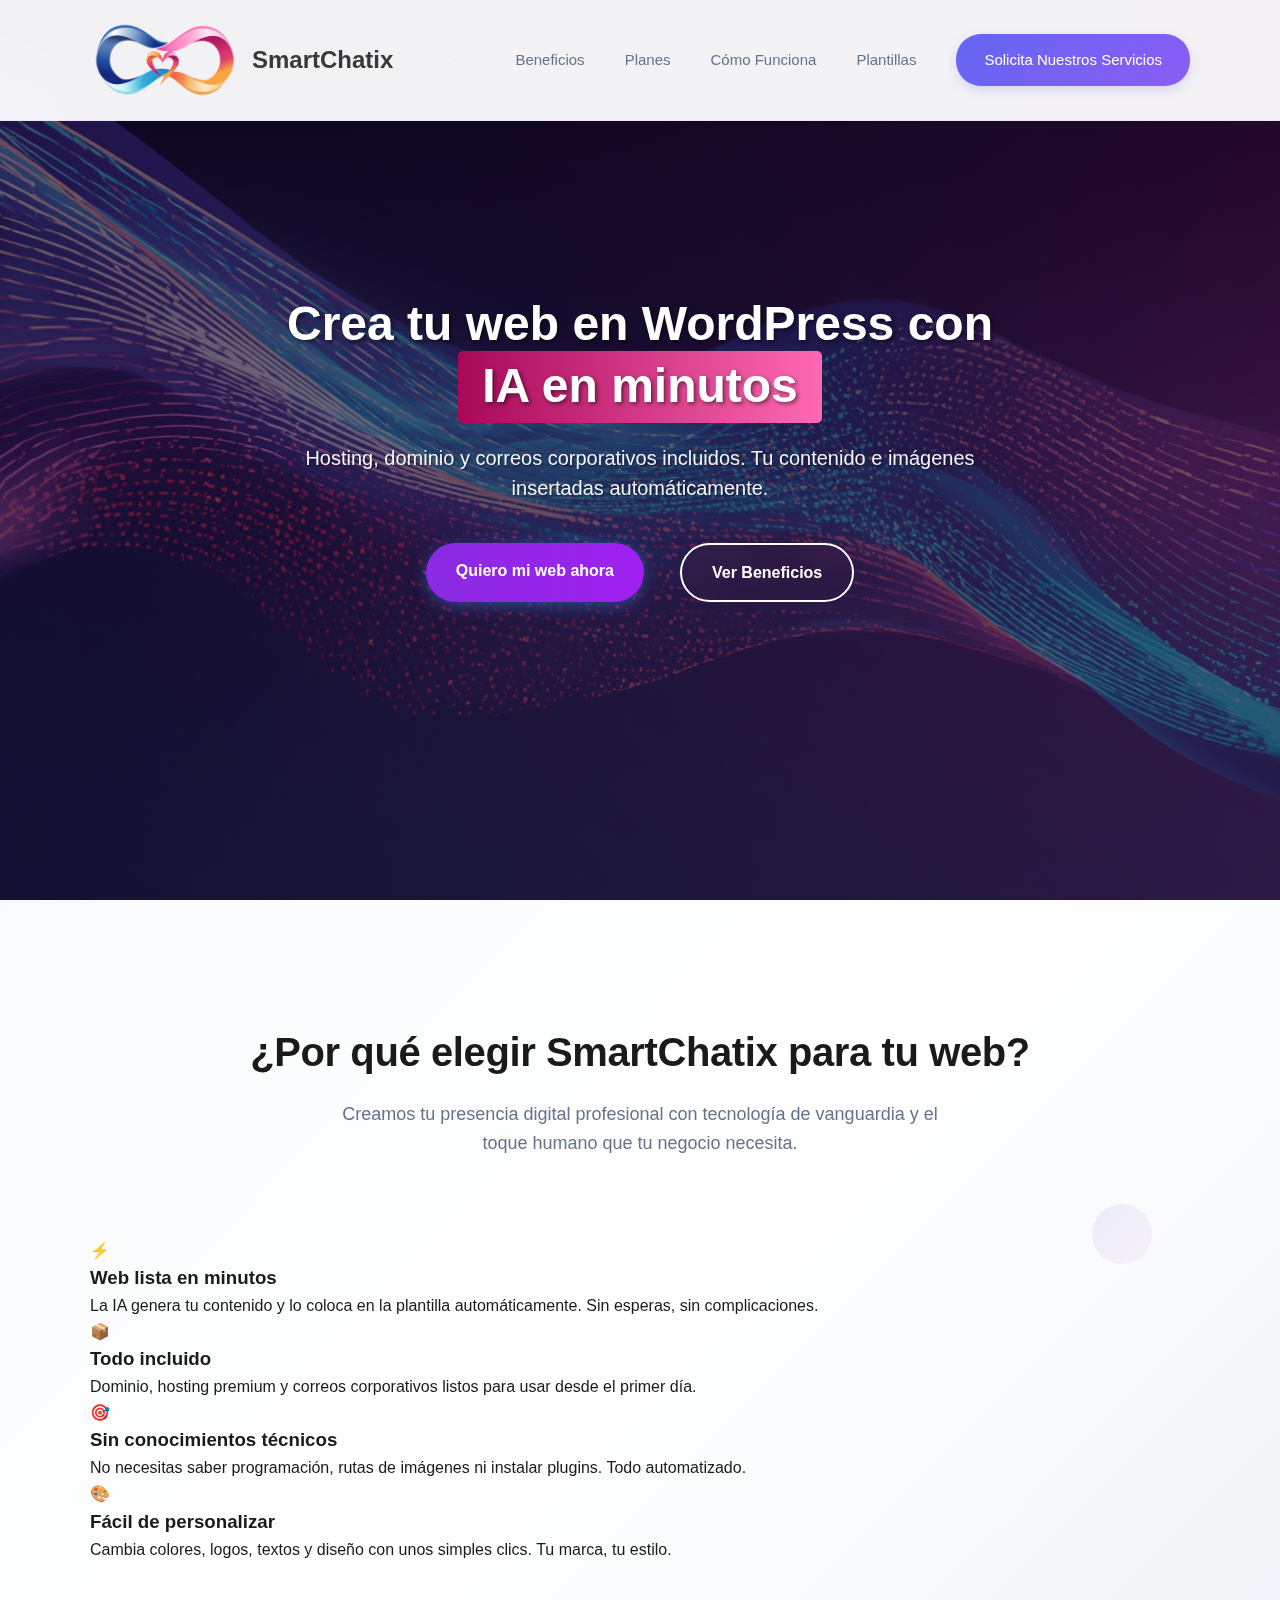
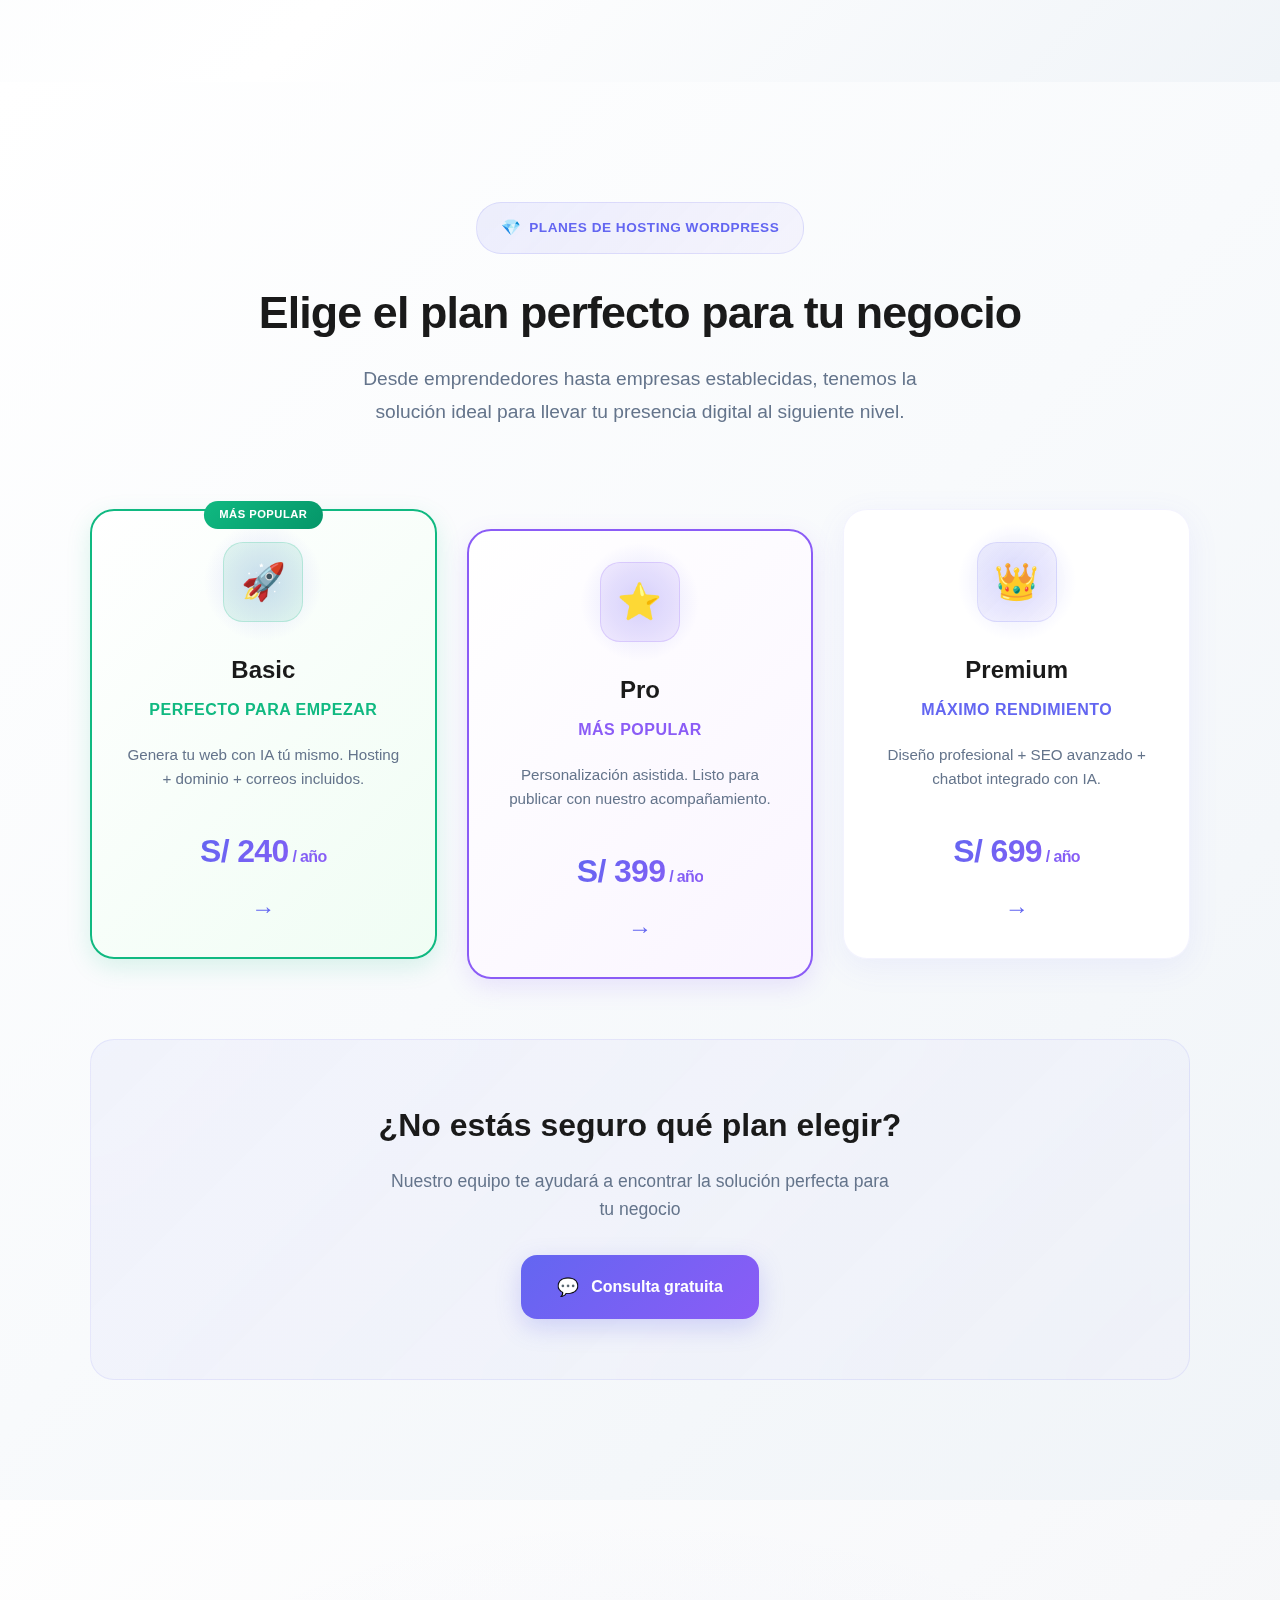
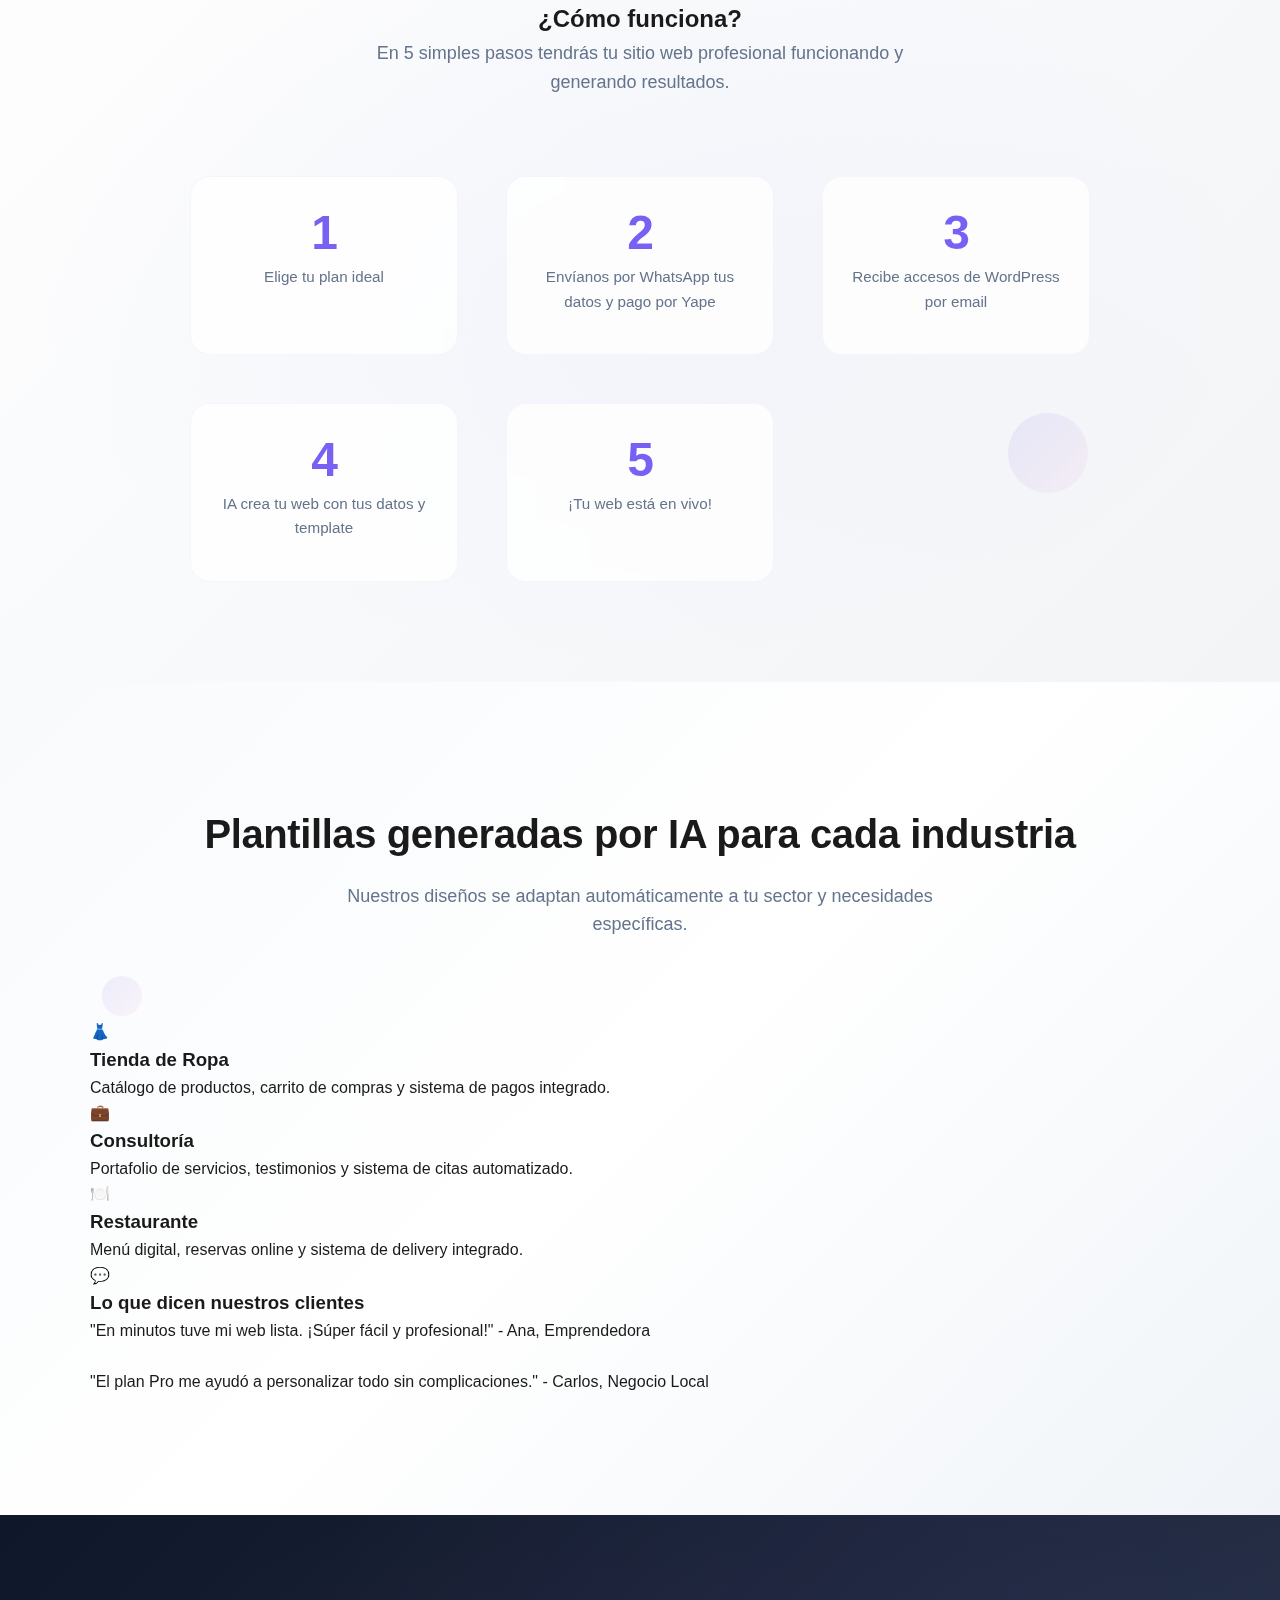
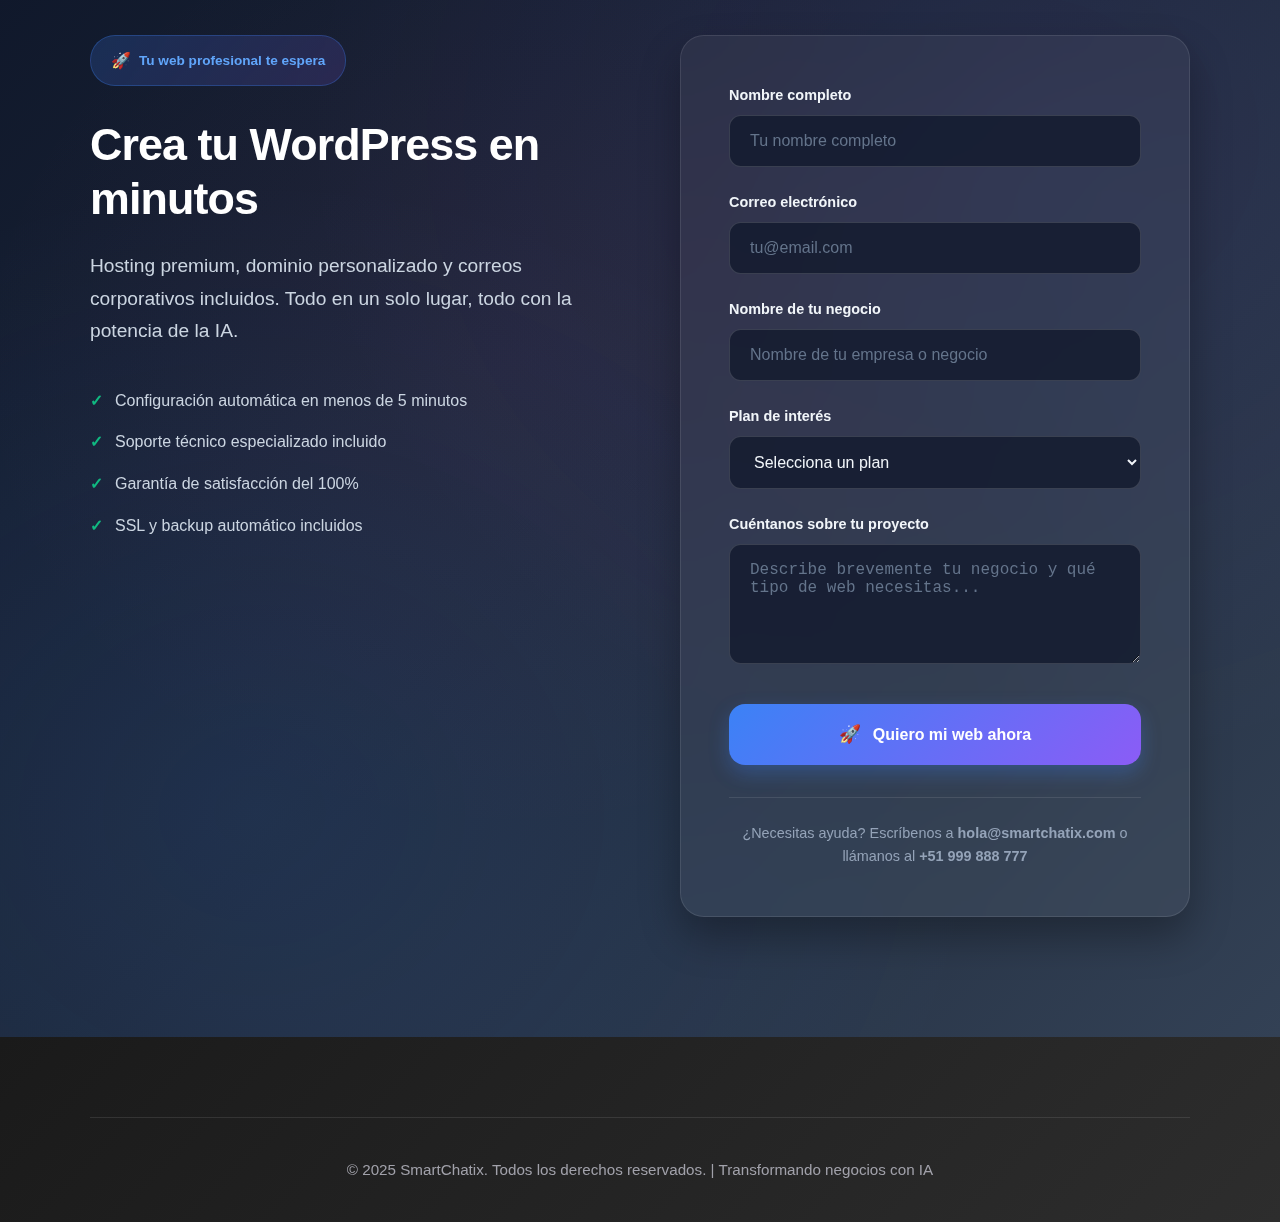
<file: hosting_wp.html>
<!DOCTYPE html>
<html lang="es">
<head>
    <meta charset="UTF-8">
    <meta name="viewport" content="width=device-width, initial-scale=1.0">
    <title>SmartChatix - Crea tu web con IA</title>
    <!-- Link a tu CSS principal si quieres mantener el estilo global -->
    <link rel="stylesheet" href="styles.css">

    <!-- Google Analytics 4 -->
    <script async src="https://www.googletagmanager.com/gtag/js?id=G-4T0ZSMQ8V5"></script>
    <script>
        window.dataLayer = window.dataLayer || [];
        function gtag(){dataLayer.push(arguments);}
        gtag('js', new Date());
        gtag('config', 'G-4T0ZSMQ8V5');
    </script>
</head>
<body>
    <div class="main-content">
        <!-- Header -->
        <header>
            <nav>
                <a href="#" class="logo">
                    <img src="images/smartchatix_logo.png" alt="SmartChatix" class="logo-image">
                    <span class="logo-text">SmartChatix</span>
                </a>

                <!-- Hamburger Menu Button -->
                <button class="hamburger-menu" id="hamburgerMenu" aria-label="Abrir menú">
                    <span></span>
                    <span></span>
                    <span></span>
                </button>

                <div class="nav-links" id="navLinks">
                    <a href="#benefits">Beneficios</a>
                    <a href="#plans">Planes</a>
                    <a href="#onboarding">Cómo Funciona</a>
                    <a href="#templates">Plantillas</a>
                    <a href="#contact" class="cta-header">Solicita Nuestros Servicios</a>
                </div>
            </nav>
        </header>

        <!-- Hero Section -->
        <section class="hero-section">
            <div class="hero-background-image" style="background-image: linear-gradient(rgba(10, 0, 30, 0.6), rgba(10, 0, 30, 0.6)), url('images/bg_wp.jpg');"></div>
            <div class="hero-content">
                <h1 class="hero-title">
                    Crea tu web en WordPress con
                    <span class="hero-highlight">IA en minutos</span>
                </h1>
                <p class="hero-subtitle">
                    Hosting, dominio y correos corporativos incluidos. Tu contenido e imágenes insertadas automáticamente.
                </p>
                <div class="hero-buttons">
                    <a href="#plans" class="btn btn-primary">Quiero mi web ahora</a>
                    <a href="#benefits" class="btn btn-secondary">Ver Beneficios</a>
                </div>
            </div>
        </section>

        <!-- Benefits Section -->
        <section class="features section-gradient-2" id="benefits">
            <div class="features-container">
                <div class="features-header">
                    <h2>¿Por qué elegir SmartChatix para tu web?</h2>
                    <p class="features-subtitle">
                        Creamos tu presencia digital profesional con tecnología de vanguardia y el toque humano que tu negocio necesita.
                    </p>
                </div>

                <div class="features-grid">
                    <div class="feature-card">
                        <div class="feature-icon">⚡</div>
                        <h3>Web lista en minutos</h3>
                        <p>La IA genera tu contenido y lo coloca en la plantilla automáticamente. Sin esperas, sin complicaciones.</p>
                    </div>

                    <div class="feature-card">
                        <div class="feature-icon">📦</div>
                        <h3>Todo incluido</h3>
                        <p>Dominio, hosting premium y correos corporativos listos para usar desde el primer día.</p>
                    </div>

                    <div class="feature-card">
                        <div class="feature-icon">🎯</div>
                        <h3>Sin conocimientos técnicos</h3>
                        <p>No necesitas saber programación, rutas de imágenes ni instalar plugins. Todo automatizado.</p>
                    </div>

                    <div class="feature-card">
                        <div class="feature-icon">🎨</div>
                        <h3>Fácil de personalizar</h3>
                        <p>Cambia colores, logos, textos y diseño con unos simples clics. Tu marca, tu estilo.</p>
                    </div>
                </div>
            </div>
        </section>

        <!-- Plans Section -->
        <section class="services-section" id="plans">
            <div class="services-container">
                <div class="services-header">
                    <div class="services-badge">
                        <span class="services-badge-icon">💎</span>
                        Planes de Hosting WordPress
                    </div>
                    <h2>Elige el plan perfecto para tu negocio</h2>
                    <p class="services-subtitle">
                        Desde emprendedores hasta empresas establecidas, tenemos la solución ideal para llevar tu presencia digital al siguiente nivel.
                    </p>
                </div>

                <div class="services-grid" style="grid-template-columns: repeat(3, 1fr); gap: 30px;">
                <style>
                    /* Opción 1: Gradientes sutiles con bordes coloridos */

                    /* Plan Basic - Azul */
                    #plans .service-card:nth-child(1) .service-front {
                        background: linear-gradient(135deg, #ffffff 0%, #f0f4ff 100%) !important;
                        border: 2px solid #3b82f6 !important;
                        box-shadow: 0 8px 25px rgba(59, 130, 246, 0.15) !important;
                        margin-top: 20px !important; /* Agregar margen igual al badge */
                    }

                    #plans .service-card:nth-child(1):hover .service-front {
                        background: linear-gradient(135deg, #f8faff 0%, #e0e7ff 100%) !important;
                        box-shadow: 0 12px 35px rgba(59, 130, 246, 0.25) !important;
                        border-color: #2563eb !important;
                        margin-top: 20px !important; /* Mantener margen en hover */
                    }

                    /* Plan Pro - Verde (Más popular) */
                    #plans .service-card:nth-child(2) .service-front {
                        background: linear-gradient(135deg, #ffffff 0%, #f0fdf4 100%) !important;
                        border: 2px solid #10b981 !important;
                        box-shadow: 0 8px 25px rgba(16, 185, 129, 0.15) !important;
                        position: relative !important;
                    }

                    #plans .service-card:nth-child(2) .service-front::before {
                        content: "MÁS POPULAR" !important;
                        position: absolute !important;
                        top: -10px !important;
                        left: 50% !important;
                        transform: translateX(-50%) !important;
                        background: linear-gradient(135deg, #10b981, #059669) !important;
                        color: white !important;
                        padding: 5px 15px !important;
                        border-radius: 15px !important;
                        font-size: 0.7rem !important;
                        font-weight: 600 !important;
                        letter-spacing: 0.5px !important;
                        z-index: 10 !important;
                    }

                    #plans .service-card:nth-child(2):hover .service-front {
                        background: linear-gradient(135deg, #f0fdf4 0%, #dcfce7 100%) !important;
                        box-shadow: 0 15px 40px rgba(16, 185, 129, 0.25) !important;
                        border-color: #059669 !important;
                    }

                    /* Plan Premium - Morado */
                    #plans .service-card:nth-child(3) .service-front {
                        background: linear-gradient(135deg, #ffffff 0%, #faf5ff 100%) !important;
                        border: 2px solid #8b5cf6 !important;
                        box-shadow: 0 8px 25px rgba(139, 92, 246, 0.15) !important;
                        margin-top: 20px !important; /* Agregar margen igual al badge */
                    }

                    #plans .service-card:nth-child(3):hover .service-front {
                        background: linear-gradient(135deg, #faf5ff 0%, #f3e8ff 100%) !important;
                        box-shadow: 0 12px 35px rgba(139, 92, 246, 0.25) !important;
                        border-color: #7c3aed !important;
                        margin-top: 20px !important; /* Mantener margen en hover */
                    }

                    /* Colores de texto mejorados */
                    #plans .service-card:nth-child(1) .service-tagline {
                        color: #3b82f6 !important;
                    }

                    #plans .service-card:nth-child(2) .service-tagline {
                        color: #10b981 !important;
                    }

                    #plans .service-card:nth-child(3) .service-tagline {
                        color: #8b5cf6 !important;
                    }

                    /* Íconos con colores temáticos */
                    #plans .service-card:nth-child(1) .service-icon {
                        background: rgba(59, 130, 246, 0.1) !important;
                        border: 1px solid rgba(59, 130, 246, 0.2) !important;
                    }

                    #plans .service-card:nth-child(2) .service-icon {
                        background: rgba(16, 185, 129, 0.1) !important;
                        border: 1px solid rgba(16, 185, 129, 0.2) !important;
                    }

                    #plans .service-card:nth-child(3) .service-icon {
                        background: rgba(139, 92, 246, 0.1) !important;
                        border: 1px solid rgba(139, 92, 246, 0.2) !important;
                    }

                    /* Restaurar el flip sin movimiento de posición */
                    #plans .service-card {
                        position: relative !important;
                        top: 0 !important;
                        left: 0 !important;
                        transform: none !important;
                    }

                    #plans .service-card .service-card-inner {
                        position: relative !important;
                        transition: transform 0.6s ease-in-out, background 0.3s ease, border-color 0.3s ease, box-shadow 0.3s ease !important;
                        transform-style: preserve-3d !important;
                    }

                    #plans .service-card:hover .service-card-inner {
                        transform: rotateY(180deg) !important;
                    }

                    /* Configurar las caras del flip correctamente */
                    #plans .service-card .service-front,
                    #plans .service-card .service-back {
                        position: absolute !important;
                        width: 100% !important;
                        height: 100% !important;
                        backface-visibility: hidden !important;
                        top: 0 !important;
                        left: 0 !important;
                    }

                    #plans .service-card .service-front {
                        transform: rotateY(0deg) !important;
                        z-index: 2 !important;
                    }

                    #plans .service-card .service-back {
                        transform: rotateY(180deg) !important;
                        z-index: 1 !important;
                        display: block !important;
                    }

                    /* Arreglar layout de la parte trasera */
                    #plans .service-details {
                        padding: 20px !important;
                        height: 100% !important;
                        display: flex !important;
                        flex-direction: column !important;
                        box-sizing: border-box !important;
                    }

                    #plans .service-details h4 {
                        margin-bottom: 15px !important;
                        font-size: 1.2rem !important;
                    }

                    #plans .service-features {
                        flex: 1 !important;
                        margin-bottom: 15px !important;
                        overflow-y: auto !important;
                    }

                    #plans .service-features li {
                        padding: 4px 0 !important;
                        font-size: 0.85rem !important;
                        line-height: 1.3 !important;
                        border-bottom: 1px solid rgba(255, 255, 255, 0.1) !important;
                    }

                    #plans .service-btn {
                        margin-top: auto !important;
                        padding: 12px 20px !important;
                        font-size: 0.9rem !important;
                        flex-shrink: 0 !important;
                    }
                </style>
                    <div class="service-card">
                        <div class="service-card-inner">
                            <div class="service-front">
                                <div class="service-icon-container">
                                    <div class="service-icon">🚀</div>
                                    <div class="service-glow"></div>
                                </div>
                                <h3>Basic</h3>
                                <div class="service-tagline">Perfecto para empezar</div>
                                <p class="service-preview">Genera tu web con IA tú mismo. Hosting + dominio + correos incluidos.</p>
                                <div class="stat-number" style="font-size: 2rem; margin: 20px 0;">S/ 240<span style="font-size: 1rem; color: #64748b;"> / año</span></div>
                                <div class="service-arrow">→</div>
                            </div>
                            <div class="service-back">
                                <div class="service-details">
                                    <h4>Plan Basic</h4>
                                    <ul class="service-features">
                                        <li>Dominio .com incluido</li>
                                        <li>Hosting optimizado para WordPress</li>
                                        <li>5 cuentas de correo corporativo</li>
                                        <li>Generación automática de contenido con IA</li>
                                        <li>Plantillas profesionales</li>
                                        <li>SSL gratuito</li>
                                        <li>Soporte técnico básico</li>
                                    </ul>
                                    <a href="#contact" class="service-btn">Elegir Plan Basic</a>
                                </div>
                            </div>
                        </div>
                    </div>

                    <div class="service-card">
                        <div class="service-card-inner">
                            <div class="service-front">
                                <div class="service-icon-container">
                                    <div class="service-icon">⭐</div>
                                    <div class="service-glow"></div>
                                </div>
                                <h3>Pro</h3>
                                <div class="service-tagline">Más popular</div>
                                <p class="service-preview">Personalización asistida. Listo para publicar con nuestro acompañamiento.</p>
                                <div class="stat-number" style="font-size: 2rem; margin: 20px 0;">S/ 399<span style="font-size: 1rem; color: #64748b;"> / año</span></div>
                                <div class="service-arrow">→</div>
                            </div>
                            <div class="service-back">
                                <div class="service-details">
                                    <h4>Plan Pro</h4>
                                    <ul class="service-features">
                                        <li>Todo lo del Plan Basic</li>
                                        <li>Personalización asistida por expertos</li>
                                        <li>10 cuentas de correo corporativo</li>
                                        <li>Optimización SEO básica</li>
                                        <li>Integración con redes sociales</li>
                                        <li>Formularios de contacto avanzados</li>
                                        <li>Soporte prioritario</li>
                                    </ul>
                                    <a href="#contact" class="service-btn">Elegir Plan Pro</a>
                                </div>
                            </div>
                        </div>
                    </div>

                    <div class="service-card">
                        <div class="service-card-inner">
                            <div class="service-front">
                                <div class="service-icon-container">
                                    <div class="service-icon">👑</div>
                                    <div class="service-glow"></div>
                                </div>
                                <h3>Premium</h3>
                                <div class="service-tagline">Máximo rendimiento</div>
                                <p class="service-preview">Diseño profesional + SEO avanzado + chatbot integrado con IA.</p>
                                <div class="stat-number" style="font-size: 2rem; margin: 20px 0;">S/ 699<span style="font-size: 1rem; color: #64748b;"> / año</span></div>
                                <div class="service-arrow">→</div>
                            </div>
                            <div class="service-back">
                                <div class="service-details">
                                    <h4>Plan Premium</h4>
                                    <ul class="service-features">
                                        <li>Todo lo del Plan Pro</li>
                                        <li>Diseño 100% personalizado</li>
                                        <li>Chatbot inteligente integrado</li>
                                        <li>SEO avanzado y analíticas</li>
                                        <li>E-commerce básico incluido</li>
                                        <li>Correos ilimitados</li>
                                        <li>Soporte VIP 24/7</li>
                                    </ul>
                                    <a href="#contact" class="service-btn">Elegir Plan Premium</a>
                                </div>
                            </div>
                        </div>
                    </div>
                </div>

                <div class="services-cta">
                    <h3>¿No estás seguro qué plan elegir?</h3>
                    <p>Nuestro equipo te ayudará a encontrar la solución perfecta para tu negocio</p>
                    <a href="#contact" class="services-main-cta">
                        <span class="cta-icon">💬</span>
                        Consulta gratuita
                    </a>
                </div>
            </div>
        </section>

        <!-- How it works Section -->
        <section class="stats section-gradient-3" id="onboarding">
            <div class="stats-container">
                <div class="features-header">
                    <h2>¿Cómo funciona?</h2>
                    <p class="features-subtitle">
                        En 5 simples pasos tendrás tu sitio web profesional funcionando y generando resultados.
                    </p>
                </div>

                <div class="stats-grid">
                    <div class="stat-item">
                        <span class="stat-number">1</span>
                        <div class="stat-label">Elige tu plan ideal</div>
                    </div>
                    <div class="stat-item">
                        <span class="stat-number">2</span>
                        <div class="stat-label">Envíanos por WhatsApp tus datos y pago por Yape</div>
                    </div>
                    <div class="stat-item">
                        <span class="stat-number">3</span>
                        <div class="stat-label">Recibe accesos de WordPress por email</div>
                    </div>
                    <div class="stat-item">
                        <span class="stat-number">4</span>
                        <div class="stat-label">IA crea tu web con tus datos y template</div>
                    </div>
                    <div class="stat-item">
                        <span class="stat-number">5</span>
                        <div class="stat-label">¡Tu web está en vivo!</div>
                    </div>
                </div>
            </div>
        </section>

        <!-- Templates & Testimonials Section -->
        <section class="features section-gradient-2" id="templates">
            <div class="features-container">
                <div class="features-header">
                    <h2>Plantillas generadas por IA para cada industria</h2>
                    <p class="features-subtitle">
                        Nuestros diseños se adaptan automáticamente a tu sector y necesidades específicas.
                    </p>
                </div>

                <div class="features-grid">
                    <div class="feature-card">
                        <div class="feature-icon">👗</div>
                        <h3>Tienda de Ropa</h3>
                        <p>Catálogo de productos, carrito de compras y sistema de pagos integrado.</p>
                    </div>

                    <div class="feature-card">
                        <div class="feature-icon">💼</div>
                        <h3>Consultoría</h3>
                        <p>Portafolio de servicios, testimonios y sistema de citas automatizado.</p>
                    </div>

                    <div class="feature-card">
                        <div class="feature-icon">🍽️</div>
                        <h3>Restaurante</h3>
                        <p>Menú digital, reservas online y sistema de delivery integrado.</p>
                    </div>

                    <div class="feature-card">
                        <div class="feature-icon">💬</div>
                        <h3>Lo que dicen nuestros clientes</h3>
                        <p>"En minutos tuve mi web lista. ¡Súper fácil y profesional!" - Ana, Emprendedora<br><br>"El plan Pro me ayudó a personalizar todo sin complicaciones." - Carlos, Negocio Local</p>
                    </div>
                </div>
            </div>
        </section>

        <!-- Contact Section -->
        <section class="contact-section" id="contact">
            <div class="contact-background"></div>
            <div class="contact-container">
                <div class="contact-header">
                    <div class="solicita-badge">
                        <span class="badge-icon">🚀</span>
                        Tu web profesional te espera
                    </div>
                    <h2>Crea tu WordPress en minutos</h2>
                    <p class="contact-subtitle">
                        Hosting premium, dominio personalizado y correos corporativos incluidos. Todo en un solo lugar, todo con la potencia de la IA.
                    </p>

                    <div class="service-highlights">
                        <div class="highlight-item">
                            <span class="highlight-icon">✓</span>
                            <span>Configuración automática en menos de 5 minutos</span>
                        </div>
                        <div class="highlight-item">
                            <span class="highlight-icon">✓</span>
                            <span>Soporte técnico especializado incluido</span>
                        </div>
                        <div class="highlight-item">
                            <span class="highlight-icon">✓</span>
                            <span>Garantía de satisfacción del 100%</span>
                        </div>
                        <div class="highlight-item">
                            <span class="highlight-icon">✓</span>
                            <span>SSL y backup automático incluidos</span>
                        </div>
                    </div>
                </div>

                <div class="contact-form-container">
                    <form class="contact-form">
                        <div class="form-group">
                            <label for="name">Nombre completo</label>
                            <input type="text" id="name" name="name" placeholder="Tu nombre completo" required>
                        </div>

                        <div class="form-group">
                            <label for="email">Correo electrónico</label>
                            <input type="email" id="email" name="email" placeholder="tu@email.com" required>
                        </div>

                        <div class="form-group">
                            <label for="business">Nombre de tu negocio</label>
                            <input type="text" id="business" name="business" placeholder="Nombre de tu empresa o negocio" required>
                        </div>

                        <div class="form-group">
                            <label for="plan">Plan de interés</label>
                            <select id="plan" name="plan" required>
                                <option value="">Selecciona un plan</option>
                                <option value="basic">Basic - S/ 240/año</option>
                                <option value="pro">Pro - S/ 399/año</option>
                                <option value="premium">Premium - S/ 699/año</option>
                            </select>
                        </div>

                        <div class="form-group">
                            <label for="message">Cuéntanos sobre tu proyecto</label>
                            <textarea id="message" name="message" placeholder="Describe brevemente tu negocio y qué tipo de web necesitas..."></textarea>
                        </div>

                        <button type="submit" class="submit-btn">
                            <span class="btn-icon">🚀</span>
                            Quiero mi web ahora
                        </button>
                    </form>

                    <div class="contact-help">
                        <p>¿Necesitas ayuda? Escríbenos a <strong>hola@smartchatix.com</strong> o llámanos al <strong>+51 999 888 777</strong></p>
                    </div>
                </div>
            </div>
        </section>

        <!-- Footer -->
        <footer>
            <div class="footer-container">
                <div class="footer-content">
                    <p class="footer-text">&copy; 2025 SmartChatix. Todos los derechos reservados. | Transformando negocios con IA</p>
                </div>
            </div>
        </footer>

        <!-- Elementos decorativos -->
        <div class="floating-element float-1"></div>
        <div class="floating-element float-2"></div>
        <div class="floating-element float-3"></div>
    </div>

    <script>
        // Funcionalidad del menú hamburguesa
        const hamburgerMenu = document.getElementById('hamburgerMenu');
        const navLinks = document.getElementById('navLinks');

        hamburgerMenu.addEventListener('click', function() {
            // Toggle del menú
            hamburgerMenu.classList.toggle('active');
            navLinks.classList.toggle('active');
        });

        // Cerrar menú al hacer click en un enlace
        document.querySelectorAll('.nav-links a').forEach(link => {
            link.addEventListener('click', function() {
                hamburgerMenu.classList.remove('active');
                navLinks.classList.remove('active');
            });
        });

        // Cerrar menú al hacer click fuera de él
        document.addEventListener('click', function(event) {
            if (!hamburgerMenu.contains(event.target) && !navLinks.contains(event.target)) {
                hamburgerMenu.classList.remove('active');
                navLinks.classList.remove('active');
            }
        });
    </script>
</body>
</html>
</file>
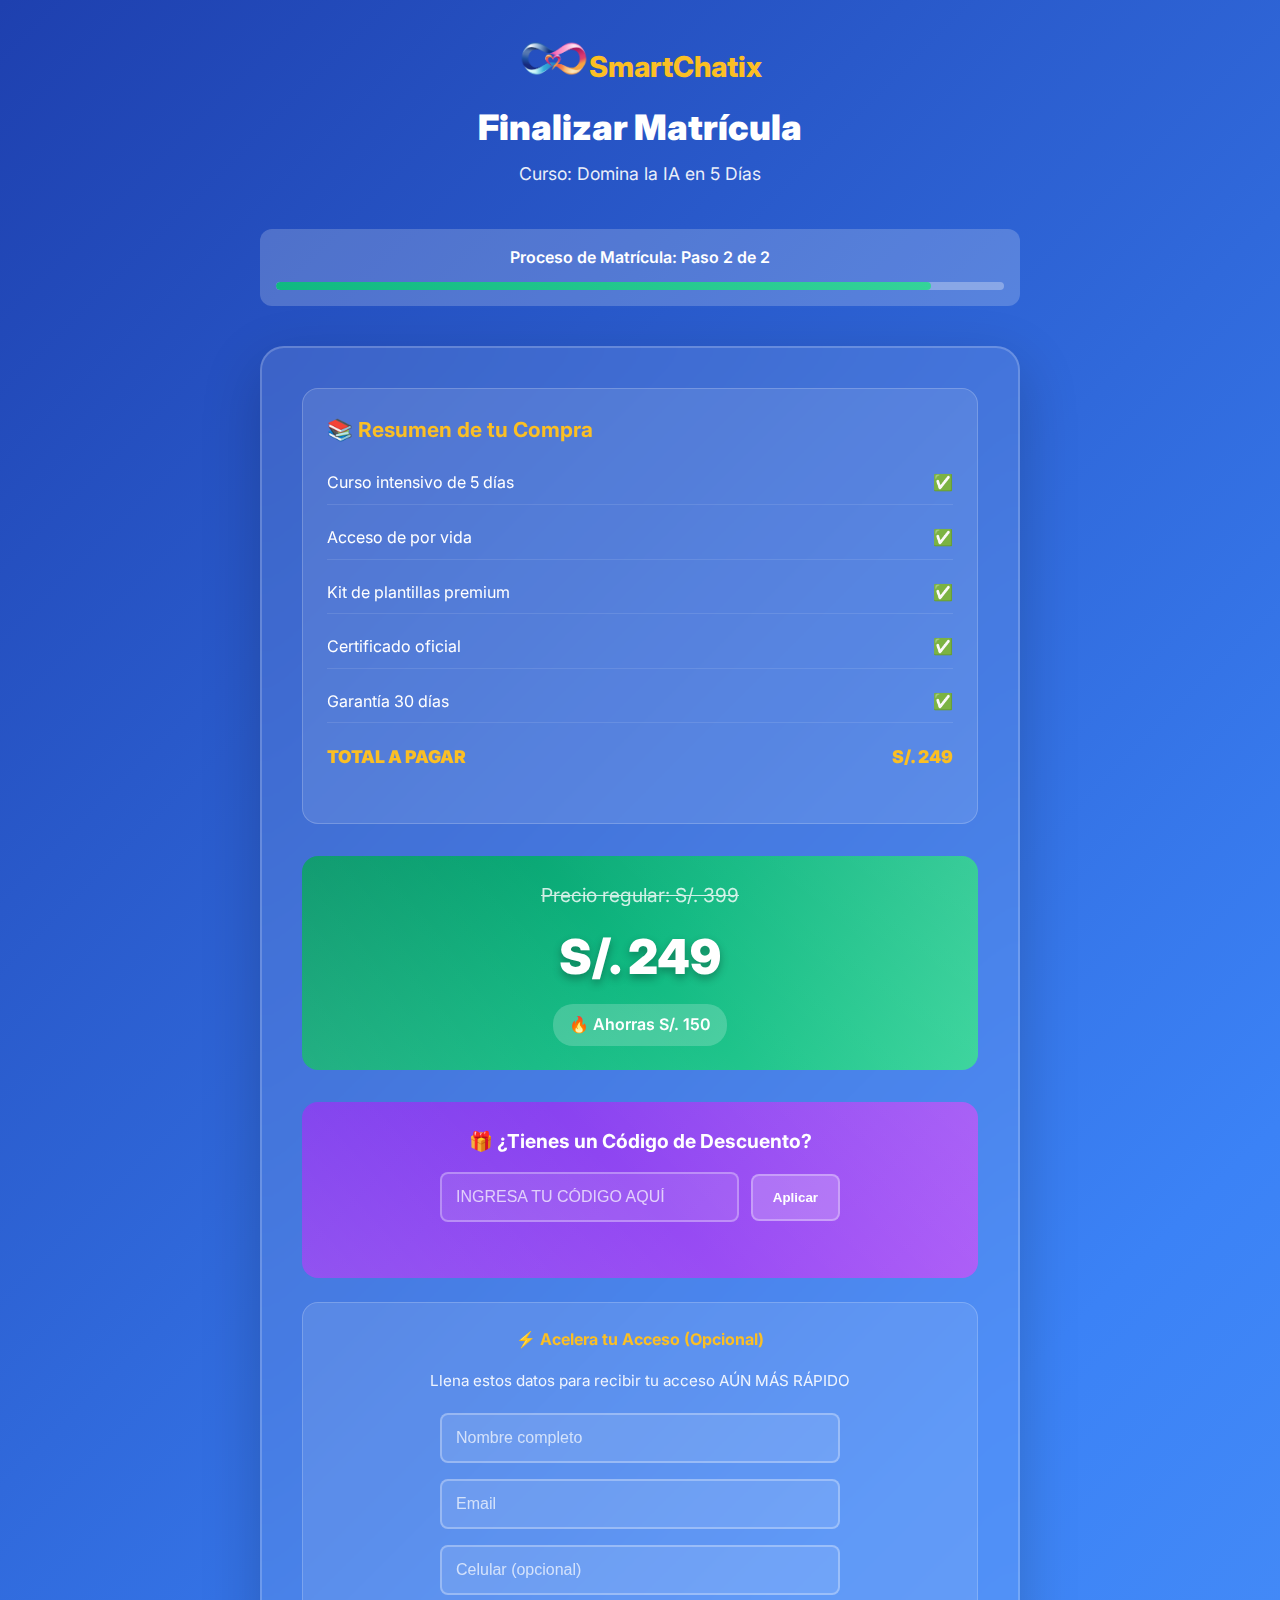
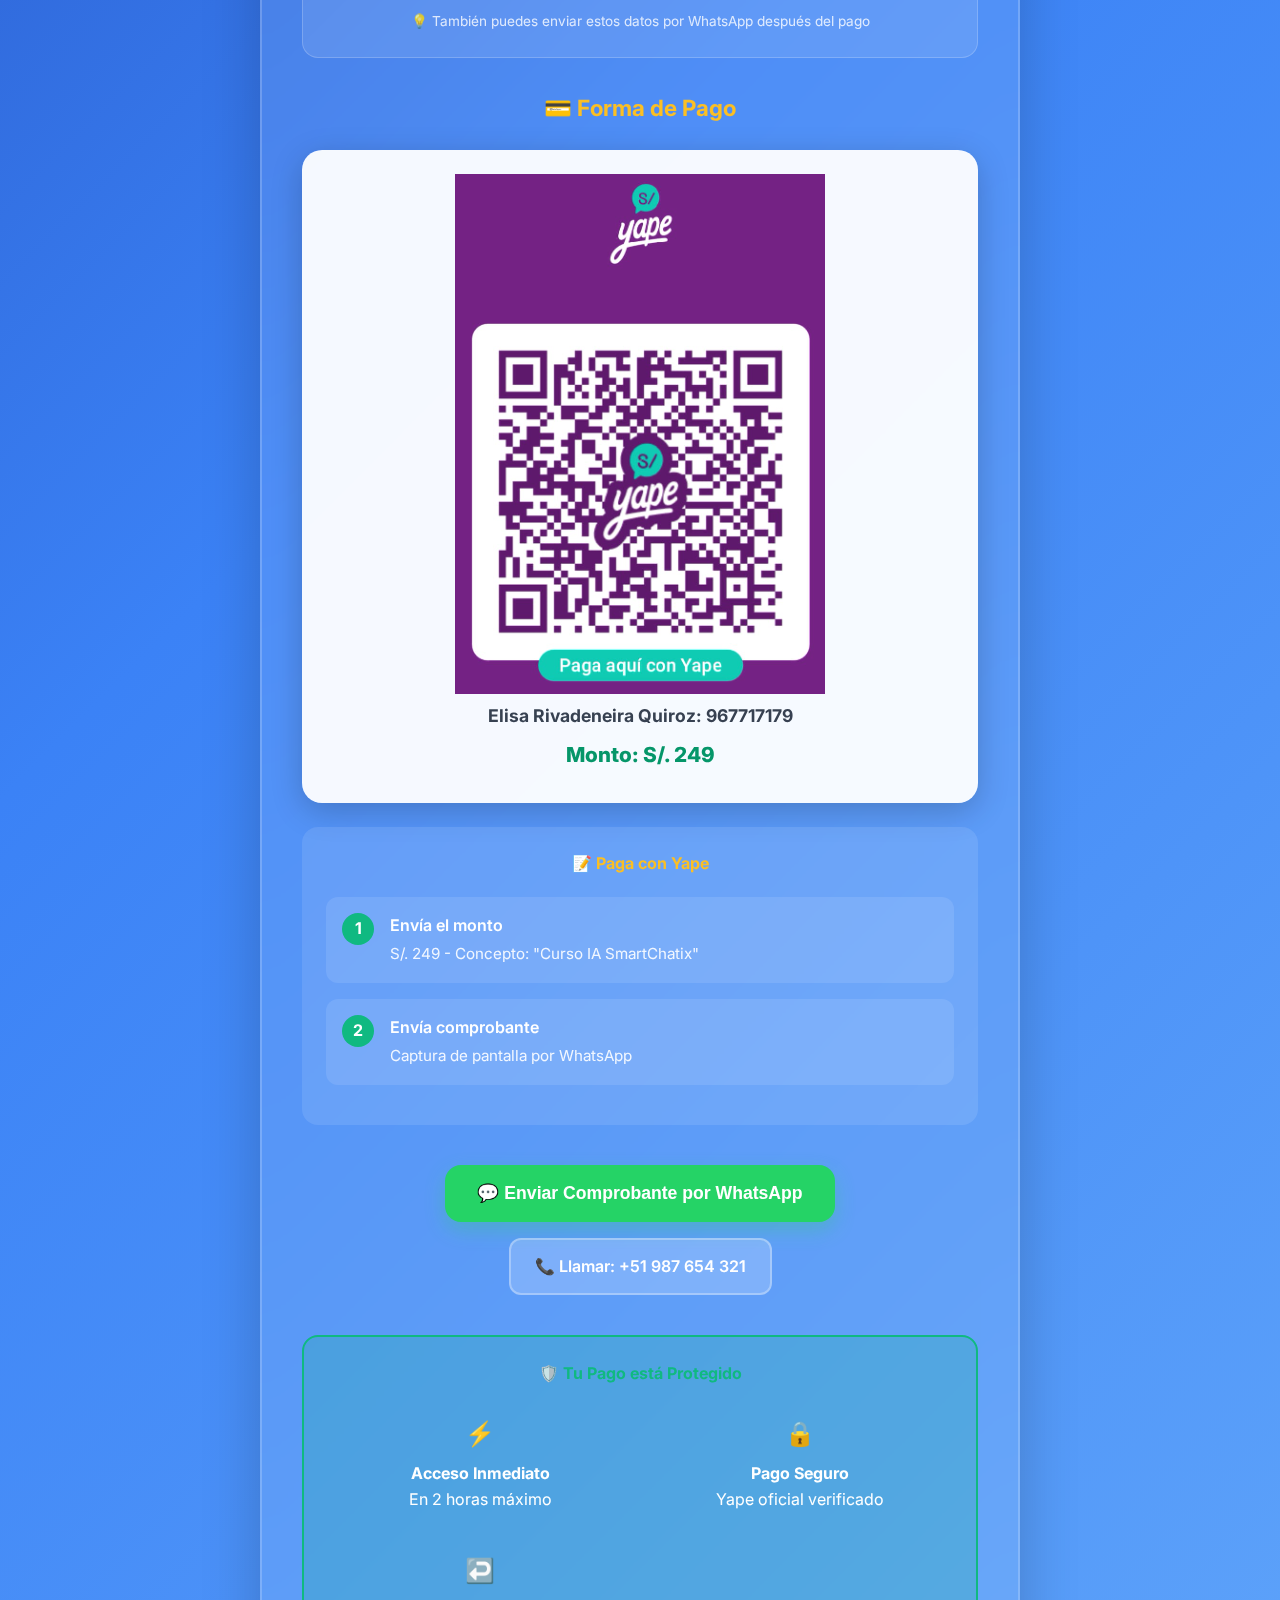
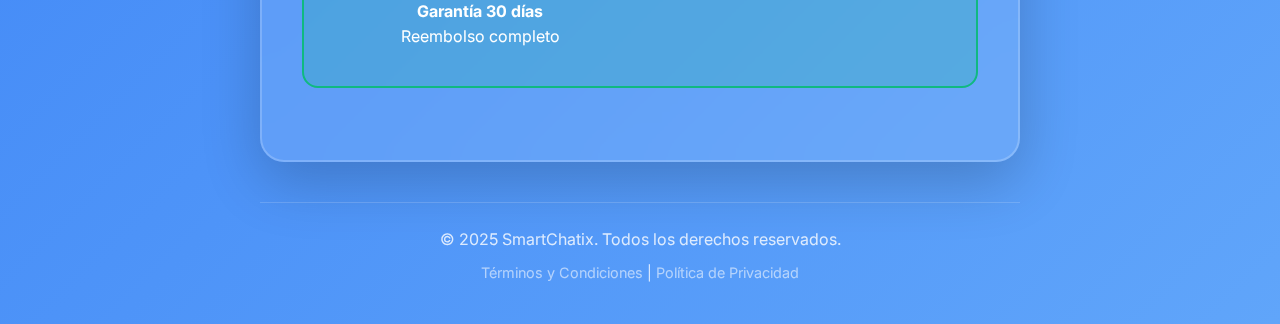
<file: inscripcionia.html>
<!DOCTYPE html>
<html lang="es">
<head>
    <meta charset="UTF-8">
    <meta name="viewport" content="width=device-width, initial-scale=1.0">
    <title>Matrícula - Curso Domina la IA en 5 Días | SmartChatix</title>
    <link href="https://fonts.googleapis.com/css2?family=Inter:wght@300;400;500;600;700;800;900&display=swap" rel="stylesheet">
    <style>
        * {
            margin: 0;
            padding: 0;
            box-sizing: border-box;
        }

        body {
            font-family: 'Inter', -apple-system, BlinkMacSystemFont, sans-serif;
            background: linear-gradient(135deg, #1e40af 0%, #3b82f6 50%, #60a5fa 100%);
            min-height: 100vh;
            color: white;
            line-height: 1.6;
        }

        .container {
            max-width: 800px;
            margin: 0 auto;
            padding: 40px 20px;
        }

        /* Header */
        .header {
            text-align: center;
            margin-bottom: 40px;
        }

        .logo {
            font-size: 1.8rem;
            font-weight: 800;
            margin-bottom: 16px;
            color: #fbbf24;
        }

        .header-title {
            font-size: 2.2rem;
            font-weight: 900;
            margin-bottom: 12px;
            line-height: 1.2;
        }

        .header-subtitle {
            font-size: 1.1rem;
            opacity: 0.9;
            margin-bottom: 24px;
        }

        /* Progress Bar */
        .progress-container {
            background: rgba(255, 255, 255, 0.2);
            border-radius: 12px;
            padding: 16px;
            margin-bottom: 40px;
            text-align: center;
        }

        .progress-text {
            font-weight: 600;
            margin-bottom: 12px;
        }

        .progress-bar {
            background: rgba(255, 255, 255, 0.3);
            height: 8px;
            border-radius: 4px;
            overflow: hidden;
        }

        .progress-fill {
            background: linear-gradient(90deg, #10b981, #34d399);
            height: 100%;
            width: 90%;
            border-radius: 4px;
            animation: progressFill 1s ease-out;
        }

        @keyframes progressFill {
            from { width: 0%; }
            to { width: 90%; }
        }

        /* Main Content */
        .payment-container {
            background: rgba(255, 255, 255, 0.1);
            backdrop-filter: blur(20px);
            border: 2px solid rgba(255, 255, 255, 0.2);
            border-radius: 24px;
            padding: 40px;
            box-shadow: 0 20px 60px rgba(0, 0, 0, 0.2);
        }

        /* Course Summary */
        .course-summary {
            background: rgba(255, 255, 255, 0.1);
            border-radius: 16px;
            padding: 24px;
            margin-bottom: 32px;
            border: 1px solid rgba(255, 255, 255, 0.2);
        }

        .course-title {
            font-size: 1.3rem;
            font-weight: 700;
            margin-bottom: 16px;
            color: #fbbf24;
        }

        .course-details {
            display: grid;
            gap: 12px;
            margin-bottom: 20px;
        }

        .course-detail {
            display: flex;
            justify-content: space-between;
            align-items: center;
            padding: 8px 0;
            border-bottom: 1px solid rgba(255, 255, 255, 0.1);
        }

        .course-detail:last-child {
            border-bottom: none;
            font-weight: 700;
            font-size: 1.1rem;
            color: #fbbf24;
        }

        /* Price Section */
        .price-section {
            text-align: center;
            margin: 32px 0;
            padding: 24px;
            background: linear-gradient(135deg, #059669 0%, #10b981 50%, #34d399 100%);
            border-radius: 16px;
            position: relative;
            overflow: hidden;
        }

        .price-section::before {
            content: '';
            position: absolute;
            top: 0;
            left: 0;
            right: 0;
            bottom: 0;
            background: linear-gradient(45deg, rgba(255, 255, 255, 0.1) 0%, transparent 50%, rgba(255, 255, 255, 0.1) 100%);
            animation: shimmer 3s ease-in-out infinite;
        }

        @keyframes shimmer {
            0% { transform: translateX(-100%); }
            100% { transform: translateX(100%); }
        }

        .price-original {
            font-size: 1.2rem;
            text-decoration: line-through;
            opacity: 0.8;
            margin-bottom: 8px;
        }

        .price-current {
            font-size: 3rem;
            font-weight: 900;
            margin-bottom: 8px;
            text-shadow: 0 4px 8px rgba(0, 0, 0, 0.3);
            position: relative;
            z-index: 2;
            transition: all 0.3s ease;
        }

        .price-savings {
            font-size: 1rem;
            font-weight: 600;
            background: rgba(255, 255, 255, 0.2);
            padding: 8px 16px;
            border-radius: 20px;
            display: inline-block;
            position: relative;
            z-index: 2;
        }

        /* Discount Code Section */
        .discount-section {
            background: linear-gradient(135deg, #7c3aed 0%, #a855f7 100%);
            border-radius: 16px;
            padding: 24px;
            margin: 24px 0;
            text-align: center;
            position: relative;
            overflow: hidden;
        }

        .discount-section::before {
            content: '';
            position: absolute;
            top: 0;
            left: 0;
            right: 0;
            bottom: 0;
            background: linear-gradient(45deg, rgba(255, 255, 255, 0.1) 0%, transparent 50%, rgba(255, 255, 255, 0.1) 100%);
            animation: shimmer 4s ease-in-out infinite;
        }

        .discount-content {
            position: relative;
            z-index: 2;
        }

        .discount-title {
            margin-bottom: 16px;
            font-weight: 700;
            font-size: 1.2rem;
        }

        .discount-input-container {
            display: flex;
            gap: 12px;
            max-width: 400px;
            margin: 0 auto;
            align-items: center;
        }

        .discount-input {
            flex: 1;
            padding: 14px;
            border-radius: 8px;
            border: 2px solid rgba(255,255,255,0.3);
            background: rgba(255,255,255,0.1);
            color: white;
            font-size: 1rem;
            text-transform: uppercase;
            transition: all 0.3s ease;
        }

        .discount-input::placeholder {
            color: rgba(255, 255, 255, 0.7);
        }

        .discount-btn {
            padding: 14px 20px;
            background: rgba(255,255,255,0.2);
            border: 2px solid rgba(255,255,255,0.3);
            border-radius: 8px;
            color: white;
            font-weight: 600;
            cursor: pointer;
            transition: all 0.3s ease;
        }

        .discount-message {
            margin-top: 12px;
            font-size: 0.9rem;
            min-height: 20px;
        }

        /* Payment Methods */
        .payment-methods {
            margin: 32px 0;
        }

        .method-title {
            font-size: 1.4rem;
            font-weight: 700;
            margin-bottom: 24px;
            text-align: center;
            color: #fbbf24;
        }

        .yape-container {
            background: rgba(255, 255, 255, 0.95);
            border-radius: 20px;
            padding: 32px;
            text-align: center;
            box-shadow: 0 8px 32px rgba(0, 0, 0, 0.2);
            margin-bottom: 24px;
        }

        .yape-header {
            display: flex;
            align-items: center;
            justify-content: center;
            gap: 12px;
            margin-bottom: 24px;
        }

        .yape-logo {
            background: #7c3aed;
            color: white;
            padding: 12px;
            border-radius: 50%;
            font-size: 1.5rem;
            font-weight: 700;
        }

        .yape-title {
            color: #7c3aed;
            font-size: 1.4rem;
            font-weight: 800;
        }

        .qr-container {
            background: white;
            padding: 16px;
            border-radius: 16px;
            display: inline-block;
            box-shadow: 0 4px 16px rgba(0, 0, 0, 0.1);
            margin-bottom: 20px;
        }

        .qr-placeholder {
            width: 200px;
            height: 300px;
            background: linear-gradient(45deg, #e5e7eb, #f3f4f6);
            border: 2px dashed #9ca3af;
            border-radius: 12px;
            display: flex;
            align-items: center;
            justify-content: center;
            color: #6b7280;
            font-weight: 600;
            text-align: center;
            font-size: 0.9rem;
        }

        .yape-info {
            color: #374151;
        }

        .yape-name {
            font-weight: 700;
            font-size: 1.1rem;
            margin-bottom: 8px;
        }

        .yape-amount {
            font-size: 1.3rem;
            font-weight: 800;
            color: #059669;
        }

        /* Quick Form */
        .quick-form-section {
            background: rgba(255, 255, 255, 0.1);
            border-radius: 16px;
            padding: 24px;
            margin: 24px 0;
            border: 1px solid rgba(255, 255, 255, 0.2);
        }

        .form-title {
            color: #fbbf24;
            margin-bottom: 16px;
            text-align: center;
        }

        .form-subtitle {
            text-align: center;
            opacity: 0.9;
            margin-bottom: 20px;
            font-size: 0.95rem;
        }

        .quick-form {
            display: grid;
            gap: 16px;
            max-width: 400px;
            margin: 0 auto;
        }

        .form-input {
            padding: 14px;
            border-radius: 8px;
            border: 2px solid rgba(255,255,255,0.3);
            background: rgba(255,255,255,0.1);
            color: white;
            font-size: 1rem;
            transition: all 0.3s ease;
        }

        .form-input::placeholder {
            color: rgba(255, 255, 255, 0.7);
        }

        .form-input:focus {
            outline: none;
            border-color: #10b981;
            background: rgba(255,255,255,0.15);
        }

        .form-tip {
            text-align: center;
            margin-top: 16px;
            font-size: 0.85rem;
            opacity: 0.8;
        }

        /* Manual Steps */
        .manual-steps {
            background: rgba(255, 255, 255, 0.1);
            border-radius: 16px;
            padding: 24px;
            margin-bottom: 24px;
        }

        .manual-title {
            color: #fbbf24;
            font-weight: 700;
            margin-bottom: 20px;
            text-align: center;
        }

        .step {
            display: flex;
            align-items: flex-start;
            margin-bottom: 16px;
            padding: 16px;
            background: rgba(255, 255, 255, 0.1);
            border-radius: 12px;
        }

        .step-number {
            background: #10b981;
            color: white;
            width: 32px;
            height: 32px;
            border-radius: 50%;
            display: flex;
            align-items: center;
            justify-content: center;
            font-weight: 700;
            margin-right: 16px;
            flex-shrink: 0;
        }

        .step-content {
            flex: 1;
        }

        .step-title {
            font-weight: 600;
            margin-bottom: 4px;
        }

        .step-description {
            opacity: 0.9;
            font-size: 0.95rem;
        }

        /* Action Buttons */
        .action-buttons {
            text-align: center;
            margin: 32px 0;
        }

        .btn-whatsapp {
            background: #25D366;
            color: white;
            padding: 18px 32px;
            border-radius: 16px;
            text-decoration: none;
            font-weight: 700;
            font-size: 1.1rem;
            display: inline-block;
            margin: 8px;
            box-shadow: 0 8px 20px rgba(37, 211, 102, 0.3);
            transition: all 0.3s ease;
            border: none;
            cursor: pointer;
        }

        .btn-whatsapp:hover {
            transform: translateY(-2px);
            box-shadow: 0 12px 30px rgba(37, 211, 102, 0.4);
        }

        .btn-secondary {
            background: rgba(255, 255, 255, 0.2);
            color: white;
            padding: 14px 24px;
            border-radius: 12px;
            text-decoration: none;
            font-weight: 600;
            font-size: 1rem;
            display: inline-block;
            margin: 8px;
            border: 2px solid rgba(255, 255, 255, 0.3);
            transition: all 0.3s ease;
        }

        .btn-secondary:hover {
            background: rgba(255, 255, 255, 0.3);
            transform: translateY(-2px);
        }

        /* Security & Guarantee */
        .security-section {
            background: rgba(16, 185, 129, 0.2);
            border: 2px solid #10b981;
            border-radius: 16px;
            padding: 24px;
            margin: 32px 0;
        }

        .security-title {
            color: #10b981;
            font-weight: 700;
            margin-bottom: 16px;
            text-align: center;
        }

        .security-grid {
            display: grid;
            grid-template-columns: repeat(auto-fit, minmax(200px, 1fr));
            gap: 16px;
            text-align: center;
        }

        .security-item {
            padding: 12px;
        }

        .security-icon {
            font-size: 1.5rem;
            margin-bottom: 8px;
            display: block;
        }

        /* Footer */
        .footer {
            text-align: center;
            margin-top: 40px;
            padding-top: 24px;
            border-top: 1px solid rgba(255, 255, 255, 0.2);
            opacity: 0.8;
        }

        /* Responsive */
        @media (max-width: 768px) {
            .container {
                padding: 20px 16px;
            }

            .header-title {
                font-size: 1.8rem;
            }

            .payment-container {
                padding: 24px;
            }

            .price-current {
                font-size: 2.5rem;
            }

            .qr-placeholder {
                width: 160px;
                height: 160px;
            }

            .action-buttons {
                flex-direction: column;
            }

            .btn-whatsapp,
            .btn-secondary {
                width: 100%;
                max-width: 320px;
                margin: 8px auto;
                display: block;
            }

            .discount-input-container {
                flex-direction: column;
                gap: 12px;
            }

            .discount-input {
                width: 100%;
            }
        }

        /* Animations */
        .fade-in {
            opacity: 0;
            transform: translateY(20px);
            animation: fadeInUp 0.6s ease forwards;
        }

        .fade-in-delay-1 { animation-delay: 0.2s; }
        .fade-in-delay-2 { animation-delay: 0.4s; }
        .fade-in-delay-3 { animation-delay: 0.6s; }

        @keyframes fadeInUp {
            to {
                opacity: 1;
                transform: translateY(0);
            }
        }

        /* Success animations */
        .price-animate {
            animation: priceChange 0.6s ease;
        }

        @keyframes priceChange {
            0% { transform: scale(1); }
            50% { transform: scale(1.2); color: #10b981; }
            100% { transform: scale(1); }
        }
    </style>
</head>
<body>
    <div class="container">
        <!-- Header -->
        <div class="header fade-in">
            <div class="logo"><img src="images/smartchatix_logo.png" style="width:70px">SmartChatix</div>
            <h1 class="header-title">Finalizar Matrícula</h1>
            <p class="header-subtitle">Curso: Domina la IA en 5 Días</p>
        </div>

        <!-- Progress Bar -->
        <div class="progress-container fade-in fade-in-delay-1">
            <div class="progress-text">Proceso de Matrícula: Paso 2 de 2</div>
            <div class="progress-bar">
                <div class="progress-fill"></div>
            </div>
        </div>

        <!-- Main Payment Container -->
        <div class="payment-container fade-in fade-in-delay-2">
            
            <!-- Course Summary -->
            <div class="course-summary">
                <h3 class="course-title">📚 Resumen de tu Compra</h3>
                <div class="course-details">
                    <div class="course-detail">
                        <span>Curso intensivo de 5 días</span>
                        <span>✅</span>
                    </div>
                    <div class="course-detail">
                        <span>Acceso de por vida</span>
                        <span>✅</span>
                    </div>
                    <div class="course-detail">
                        <span>Kit de plantillas premium</span>
                        <span>✅</span>
                    </div>
                    <div class="course-detail">
                        <span>Certificado oficial</span>
                        <span>✅</span>
                    </div>
                    <div class="course-detail">
                        <span>Garantía 30 días</span>
                        <span>✅</span>
                    </div>
                    <div class="course-detail">
                        <span><strong>TOTAL A PAGAR</strong></span>
                        <span><strong id="totalAmount">S/. 249</strong></span>
                    </div>
                </div>
            </div>

            <!-- Price Section -->
            <div class="price-section" id="priceSection">
                <div class="price-original">Precio regular: S/. 399</div>
                <div class="price-current" id="currentPrice">S/. 249</div>
                <div class="price-savings" id="priceSavings">🔥 Ahorras S/. 150</div>
            </div>

            <!-- Discount Code Section -->
            <div class="discount-section">
                <div class="discount-content">
                    <h4 class="discount-title">🎁 ¿Tienes un Código de Descuento?</h4>
                    
                    <div class="discount-input-container">
                        <input type="text" 
                               id="discountCode" 
                               class="discount-input"
                               placeholder="Ingresa tu código aquí" 
                               onkeyup="checkDiscountCode(event)"
                               autocomplete="off">
                        
                        <button onclick="applyDiscount()" 
                                id="applyBtn"
                                class="discount-btn">
                            Aplicar
                        </button>
                    </div>
                    
                    <div id="discountMessage" class="discount-message"></div>
                </div>
            </div>

            <!-- Quick Form (Optional) -->
            <div class="quick-form-section">
                <h4 class="form-title">⚡ Acelera tu Acceso (Opcional)</h4>
                <p class="form-subtitle">
                    Llena estos datos para recibir tu acceso AÚN MÁS RÁPIDO
                </p>
                
                <form id="quickForm" class="quick-form">
                    <input type="text" 
                           id="fullName" 
                           class="form-input"
                           placeholder="Nombre completo" 
                           required>
                    
                    <input type="email" 
                           id="email" 
                           class="form-input"
                           placeholder="Email" 
                           required>
                    
                    <input type="tel" 
                           id="phone" 
                           class="form-input"
                           placeholder="Celular (opcional)">
                </form>
                
                <div class="form-tip">
                    💡 También puedes enviar estos datos por WhatsApp después del pago
                </div>
            </div>

            <!-- Payment Methods -->
            <div class="payment-methods">
                <h3 class="method-title">💳 Forma de Pago</h3>
                
                <!-- Yape Payment -->
                <div class="yape-container">
                    <div class="yape-header">
                        <div class="yape-logo">S/</div>
                        <div class="yape-title">Pagar con Yape</div>
                    </div>
                    
                    <div class="qr-container">
                        <!-- Reemplaza este div con tu QR real -->
                        <div class="qr-placeholder">
                            <img src="images/pagaconyape.png"><br>
                            
                        </div>
                    </div>
                    
                    <div class="yape-info">
                        <div class="yape-name">Elisa Rivadeneira Quiroz: 967717179</div>
                        <div class="yape-amount" id="yapeAmount">Monto: S/. 249</div>
                    </div>
                </div>

                <!-- Manual Steps -->
                <div class="manual-steps">
                    <h4 class="manual-title">📝 Paga con Yape</h4>
                    
                    
                    <div class="step">
                        <div class="step-number">1</div>
                        <div class="step-content">
                            <div class="step-title">Envía el monto</div>
                            <div class="step-description" id="stepAmount">S/. 249 - Concepto: "Curso IA SmartChatix"</div>
                        </div>
                    </div>
                    
                    <div class="step">
                        <div class="step-number">2</div>
                        <div class="step-content">
                            <div class="step-title">Envía comprobante</div>
                            <div class="step-description">Captura de pantalla por WhatsApp</div>
                        </div>
                    </div>
                </div>
            </div>

            <!-- Action Buttons -->
            <div class="action-buttons">
                <button onclick="sendToWhatsApp()" class="btn-whatsapp">
                    💬 Enviar Comprobante por WhatsApp
                </button>
                
                <a href="tel:+51987654321" class="btn-secondary">
                    📞 Llamar: +51 987 654 321
                </a>
            </div>

            <!-- Security Section -->
            <div class="security-section">
                <h4 class="security-title">🛡️ Tu Pago está Protegido</h4>
                <div class="security-grid">
                    <div class="security-item">
                        <span class="security-icon">⚡</span>
                        <strong>Acceso Inmediato</strong><br>
                        En 2 horas máximo
                    </div>
                    <div class="security-item">
                        <span class="security-icon">🔒</span>
                        <strong>Pago Seguro</strong><br>
                        Yape oficial verificado
                    </div>
                    <div class="security-item">
                        <span class="security-icon">↩️</span>
                        <strong>Garantía 30 días</strong><br>
                        Reembolso completo
                    </div>
                </div>
            </div>

        </div>

        <!-- Footer -->
        <div class="footer">
            <p>&copy; 2025 SmartChatix. Todos los derechos reservados.</p>
            <p style="margin-top: 8px; font-size: 0.9rem;">
                <a href="#" style="color: rgba(255, 255, 255, 0.7); text-decoration: none;">Términos y Condiciones</a> | 
                <a href="#" style="color: rgba(255, 255, 255, 0.7); text-decoration: none;">Política de Privacidad</a>
            </p>
        </div>
    </div>

    <script>
        // Variables globales
        let currentPrice = 249;
        let isDiscountApplied = false;

        // Verificar código en tiempo real
        function checkDiscountCode(event) {
            const code = event.target.value.toUpperCase();
            const applyBtn = document.getElementById('applyBtn');
            
            if (code === 'TRANSFORMACION IA' || code === 'TRANSFORMACIONIA') {
                applyBtn.style.background = '#10b981';
                applyBtn.style.borderColor = '#10b981';
                applyBtn.innerHTML = '✅ Aplicar';
            } else if (code.length > 0) {
                applyBtn.style.background = '#ef4444';
                applyBtn.style.borderColor = '#ef4444';
                applyBtn.innerHTML = '❌ Inválido';
            } else {
                applyBtn.style.background = 'rgba(255,255,255,0.2)';
                applyBtn.style.borderColor = 'rgba(255,255,255,0.3)';
                applyBtn.innerHTML = 'Aplicar';
            }
            
            if (event.key === 'Enter') {
                applyDiscount();
            }
        }

        // Aplicar descuento
        function applyDiscount() {
            const code = document.getElementById('discountCode').value.toUpperCase();
            const messageDiv = document.getElementById('discountMessage');
            
            if (code === 'TRANSFORMACION IA' || code === 'TRANSFORMACIONIA') {
                if (!isDiscountApplied) {
                    // Aplicar descuento
                    animatePriceChange(249, 199);
                    isDiscountApplied = true;
                    
                    messageDiv.innerHTML = `
                        <div style="background: rgba(16, 185, 129, 0.3); border: 2px solid #10b981; border-radius: 8px; padding: 12px; margin-top: 8px;">
                            <strong style="color: #10b981;">🎉 ¡CÓDIGO APLICADO! Ahorro adicional de S/. 50</strong>
                        </div>
                    `;
                    
                    // Deshabilitar input
                    document.getElementById('discountCode').disabled = true;
                    document.getElementById('discountCode').style.opacity = '0.6';
                    document.getElementById('applyBtn').disabled = true;
                    document.getElementById('applyBtn').innerHTML = '✅ Aplicado';
                    document.getElementById('applyBtn').style.opacity = '0.6';
                    
                    // Confetti effect
                    createConfetti();
                    
                } else {
                    messageDiv.innerHTML = `
                        <div style="color: #fbbf24;">
                            ✅ Código ya aplicado
                        </div>
                    `;
                }
            } else if (code.length > 0) {
                messageDiv.innerHTML = `
                    <div style="background: rgba(239, 68, 68, 0.3); border: 2px solid #ef4444; border-radius: 8px; padding: 12px; margin-top: 8px;">
                        <strong style="color: #ef4444;">❌ Código inválido. Verifica e intenta nuevamente.</strong>
                    </div>
                `;
            } else {
                messageDiv.innerHTML = `
                    <div style="color: rgba(255,255,255,0.7);">
                        💡 Ingresa un código de descuento válido
                    </div>
                `;
            }
        }

        // Animar cambio de precio
        function animatePriceChange(fromPrice, toPrice) {
            const priceElement = document.getElementById('currentPrice');
            const savingsElement = document.getElementById('priceSavings');
            const totalElement = document.getElementById('totalAmount');
            const yapeElement = document.getElementById('yapeAmount');
            const stepElement = document.getElementById('stepAmount');
            
            // Animación de cambio
            priceElement.classList.add('price-animate');
            
            setTimeout(() => {
                currentPrice = toPrice;
                priceElement.innerHTML = `S/. ${toPrice}`;
                savingsElement.innerHTML = '🔥 Ahorras S/. 200';
                totalElement.innerHTML = `S/. ${toPrice}`;
                yapeElement.innerHTML = `Monto: S/. ${toPrice}`;
                stepElement.innerHTML = `S/. ${toPrice} - Concepto: "Curso IA SmartChatix"`;
                
                priceElement.classList.remove('price-animate');
            }, 300);
        }

        // Efecto confetti
        function createConfetti() {
            for (let i = 0; i < 50; i++) {
                const confetti = document.createElement('div');
                confetti.style.position = 'fixed';
                confetti.style.left = Math.random() * 100 + 'vw';
                confetti.style.top = '-10px';
                confetti.style.width = '10px';
                confetti.style.height = '10px';
                confetti.style.background = ['#10b981', '#fbbf24', '#3b82f6', '#ef4444'][Math.floor(Math.random() * 4)];
                confetti.style.zIndex = '9999';
                confetti.style.pointerEvents = 'none';
                confetti.style.borderRadius = '50%';
                
                document.body.appendChild(confetti);
                
                const animation = confetti.animate([
                    { transform: 'translateY(-10px) rotate(0deg)', opacity: 1 },
                    { transform: `translateY(100vh) rotate(720deg)`, opacity: 0 }
                ], {
                    duration: 3000,
                    easing: 'cubic-bezier(0.5, 0, 0.5, 1)'
                });
                
                animation.onfinish = () => confetti.remove();
            }
        }

        // Generate WhatsApp message
        function sendToWhatsApp() {
            const name = document.getElementById('fullName').value || '[Tu nombre]';
            const email = document.getElementById('email').value || '[Tu email]';
            const phone = document.getElementById('phone').value || 'No proporcionado';
            const discountUsed = isDiscountApplied ? 'Sí (TRANSFORMACION IA)' : 'No';
            
            const message = `¡Hola! Acabo de realizar el pago de S/.${currentPrice} por Yape para el Curso de IA. Te envío mi comprobante.

📋 MIS DATOS:
• Nombre: ${name}
• Email: ${email}
• Celular: ${phone}
• Código descuento usado: ${discountUsed}

¡Gracias! Espero mi acceso al curso.`;

            const whatsappUrl = `https://wa.me/51987654321?text=${encodeURIComponent(message)}`;
            window.open(whatsappUrl, '_blank');
        }

        // Auto-fill form validation
        document.getElementById('quickForm').addEventListener('input', function() {
            const name = document.getElementById('fullName').value;
            const email = document.getElementById('email').value;
            
            const button = document.querySelector('.btn-whatsapp');
            if (name && email) {
                button.style.background = '#059669';
                button.innerHTML = '💬 Enviar Datos + Comprobante';
            } else {
                button.style.background = '#25D366';
                button.innerHTML = '💬 Enviar Comprobante por WhatsApp';
            }
        });

        // Animations on load
        document.addEventListener('DOMContentLoaded', function() {
            const elements = document.querySelectorAll('.fade-in');
            elements.forEach((el, index) => {
                setTimeout(() => {
                    el.style.opacity = '1';
                    el.style.transform = 'translateY(0)';
                }, index * 200);
            });
        });
    </script>
</body>
</html>
</file>
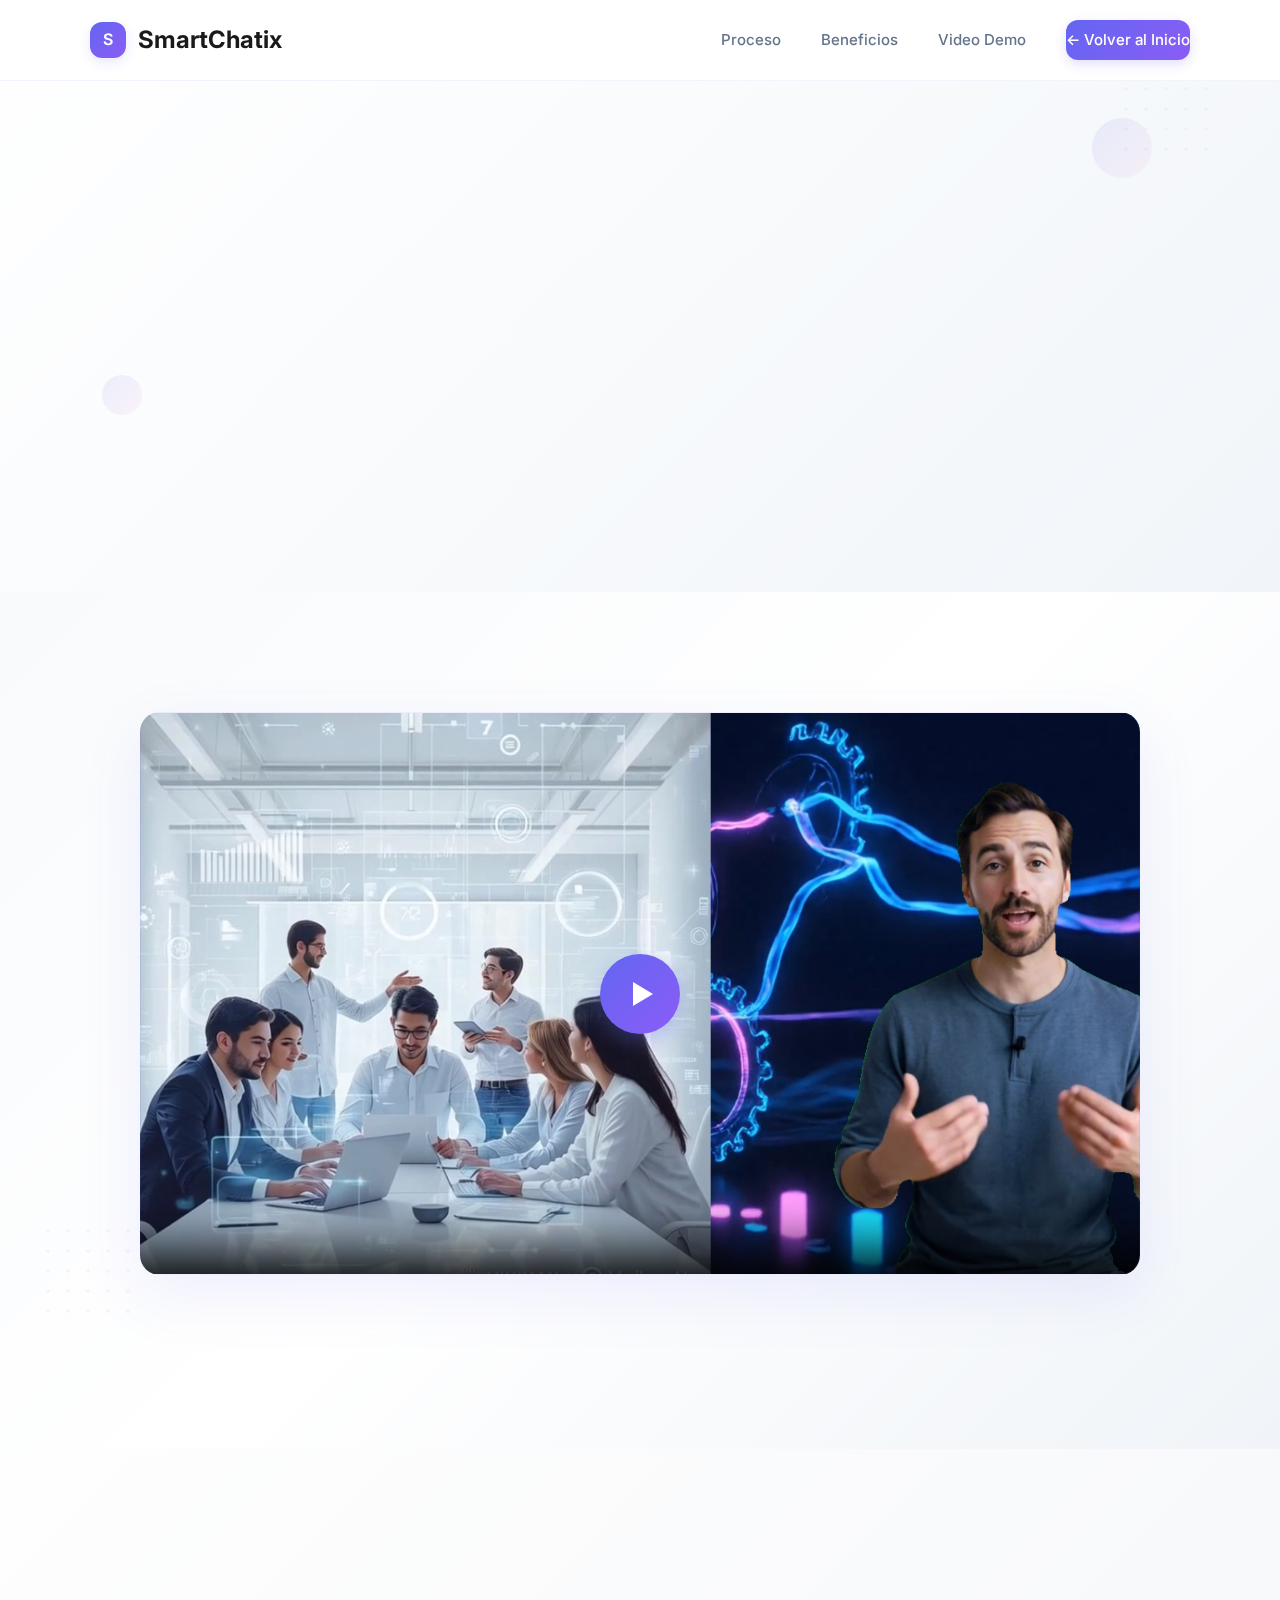
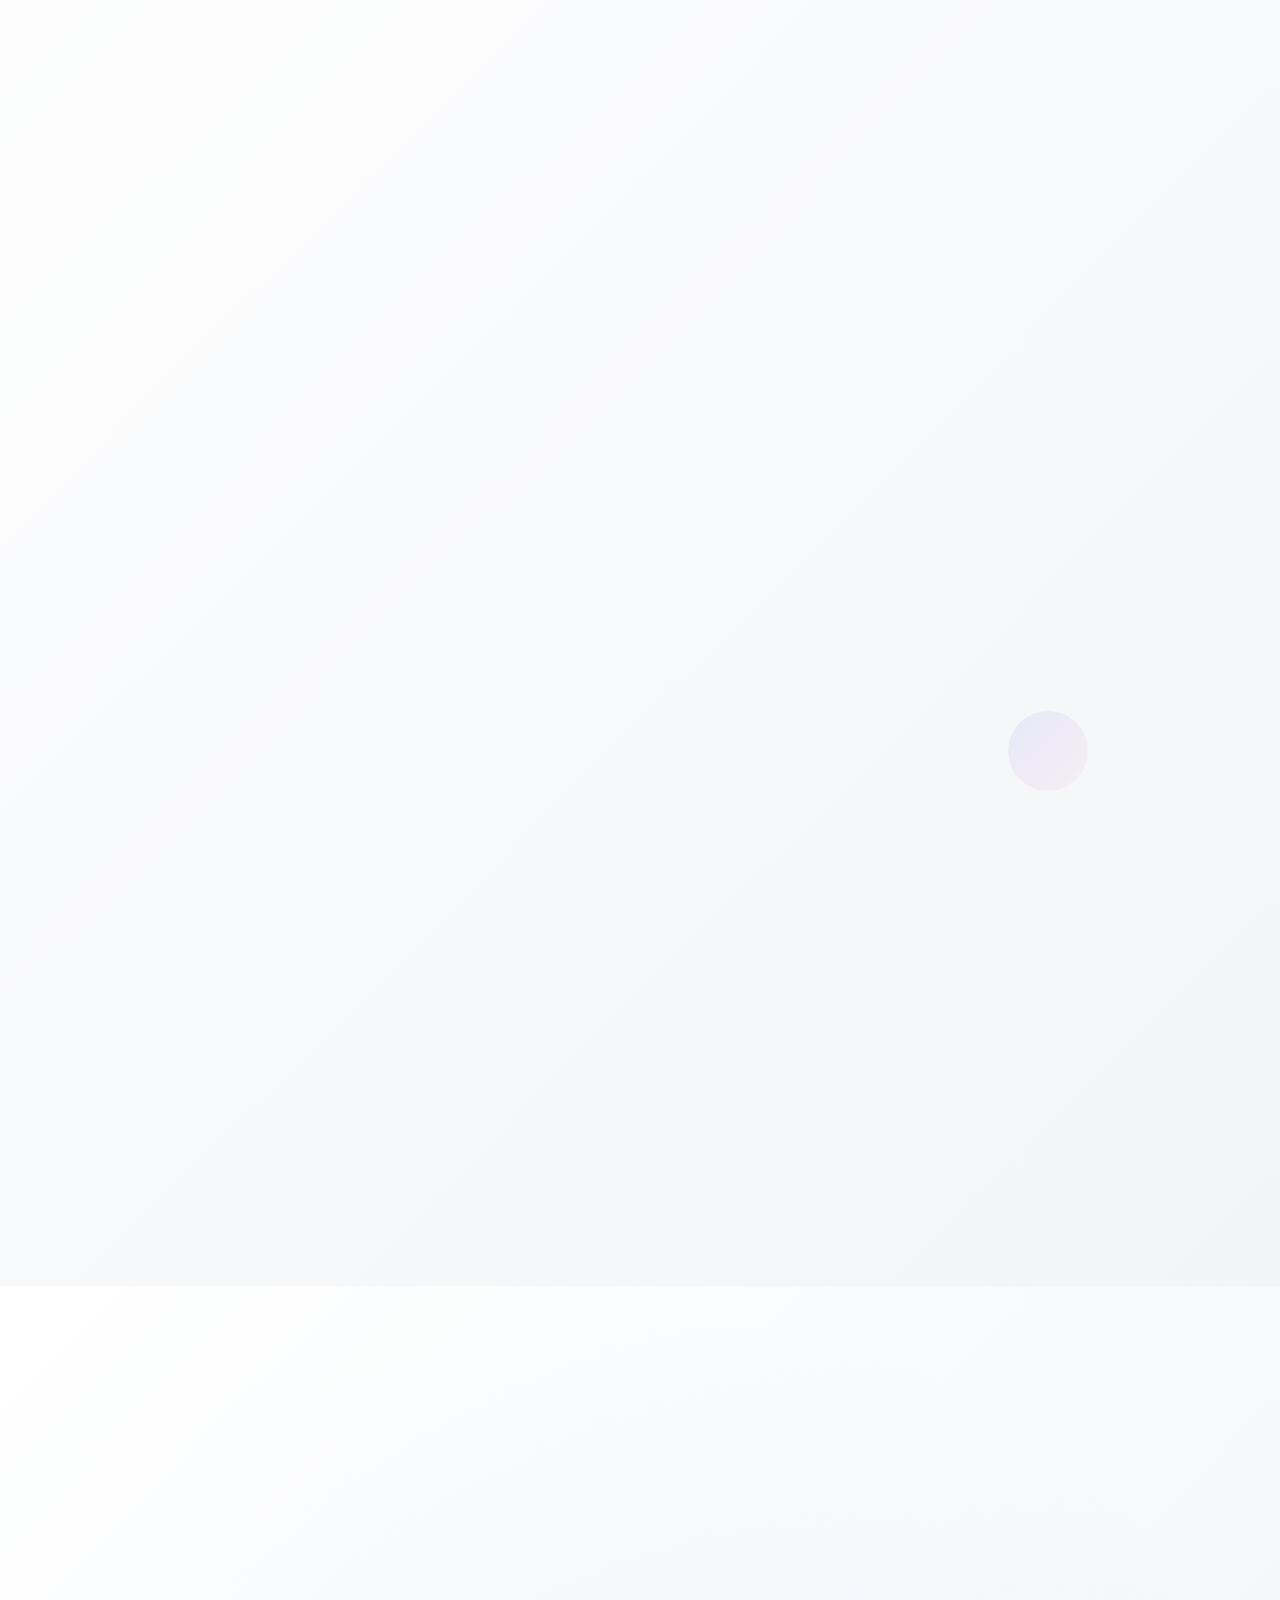
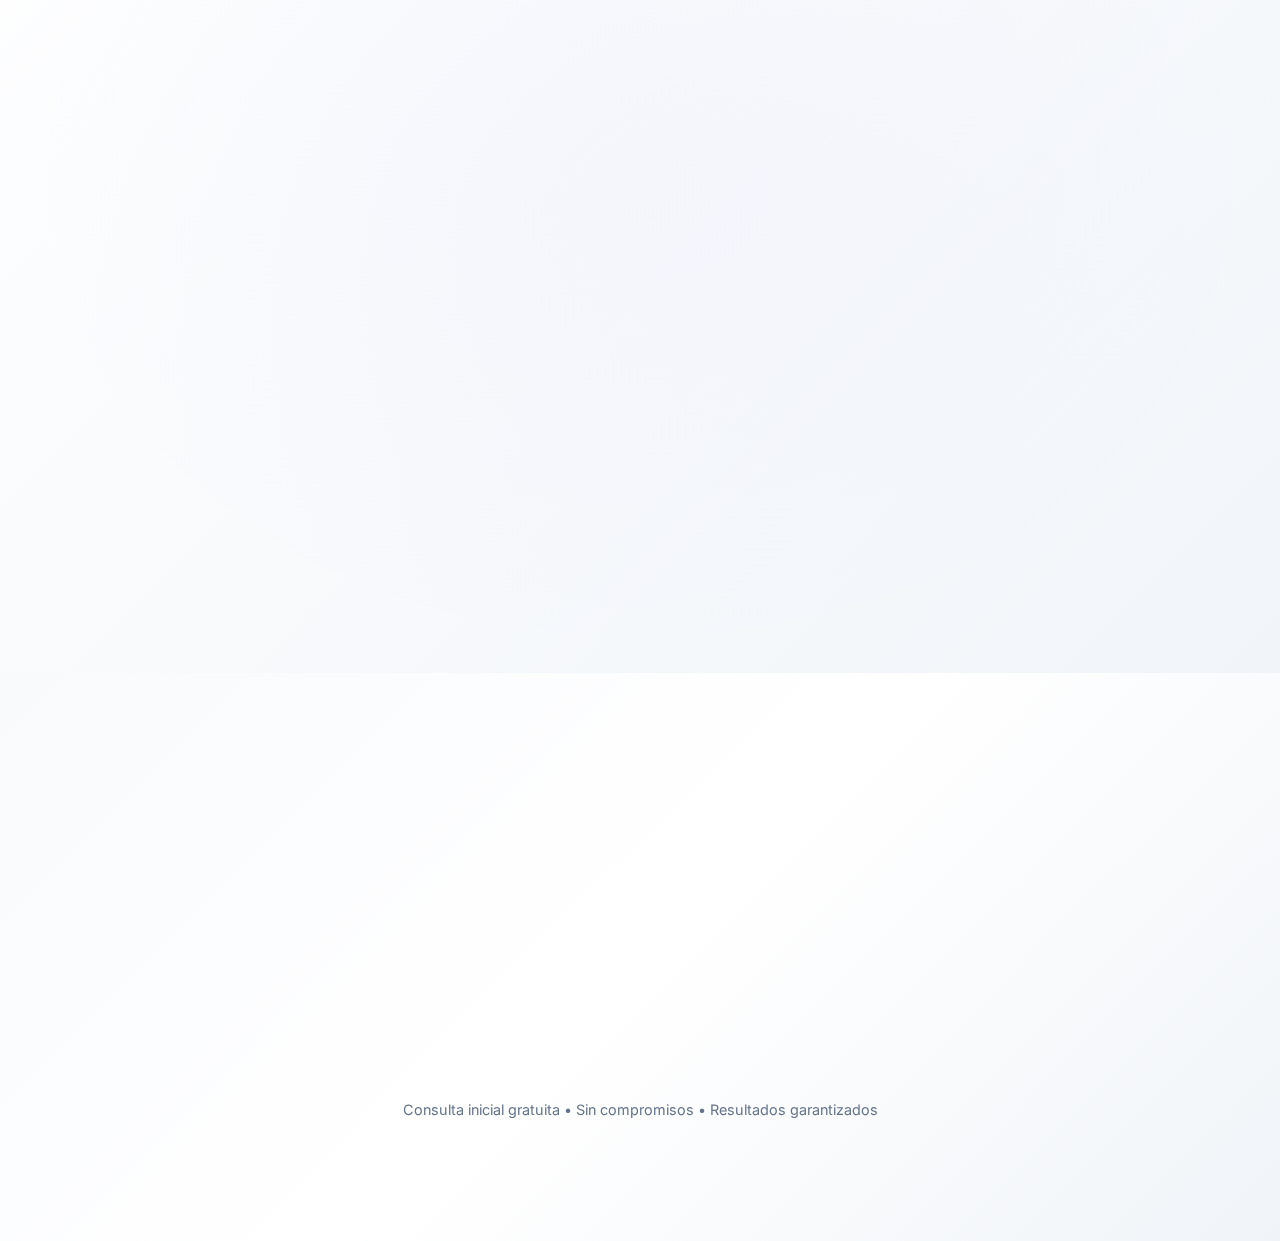
<file: learn.html>
<!DOCTYPE html>
<html lang="es">
<head>
    <meta charset="UTF-8">
    <meta name="viewport" content="width=device-width, initial-scale=1.0">
    <title>Aprende Cómo Funciona - SmartChatix</title>
    <link href="https://fonts.googleapis.com/css2?family=Inter:wght@300;400;500;600;700;800;900&display=swap" rel="stylesheet">

    <!-- Google Analytics 4 -->
    <script async src="https://www.googletagmanager.com/gtag/js?id=G-4T0ZSMQ8V5"></script>
    <script>
        window.dataLayer = window.dataLayer || [];
        function gtag(){dataLayer.push(arguments);}
        gtag('js', new Date());
        gtag('config', 'G-4T0ZSMQ8V5');
    </script>

    <style>
        * {
            margin: 0;
            padding: 0;
            box-sizing: border-box;
        }

        body {
            font-family: 'Inter', -apple-system, BlinkMacSystemFont, sans-serif;
            background: #fefefe;
            color: #1a1a1a;
            line-height: 1.6;
            font-weight: 400;
        }

        /* Gradientes suaves de fondo */
        .section-gradient-1 {
            background: linear-gradient(135deg, #ffffff 0%, #f8fafc 50%, #f1f5f9 100%);
        }

        .section-gradient-2 {
            background: linear-gradient(135deg, #f8fafc 0%, #ffffff 50%, #f0f4f8 100%);
        }

        .section-gradient-3 {
            background: linear-gradient(135deg, #fefefe 0%, #f8f9fb 50%, #f3f4f6 100%);
        }

        /* Elementos decorativos sutiles */
        .decorative-dots {
            position: absolute;
            width: 100px;
            height: 100px;
            opacity: 0.05;
            background: radial-gradient(circle, #6366f1 2px, transparent 2px);
            background-size: 20px 20px;
        }

        .dots-top-right {
            top: 10%;
            right: 5%;
        }

        .dots-bottom-left {
            bottom: 15%;
            left: 3%;
        }

        .main-content {
            position: relative;
            z-index: 10;
        }

        /* Header uniforme con index.html */
        header {
            position: fixed;
            top: 0;
            left: 0;
            right: 0;
            padding: 20px 0;
            background: rgba(255, 255, 255, 0.95);
            backdrop-filter: blur(20px) saturate(180%);
            border-bottom: 1px solid rgba(99, 102, 241, 0.08);
            z-index: 100;
            transition: all 0.3s ease;
        }

        nav {
            max-width: 1200px;
            margin: 0 auto;
            padding: 0 50px;
            display: flex;
            justify-content: space-between;
            align-items: center;
        }

        .logo {
            display: flex;
            align-items: center;
            gap: 12px;
            font-size: 24px;
            font-weight: 700;
            color: #1a1a1a;
            text-decoration: none;
        }

        .logo-icon {
            width: 36px;
            height: 36px;
            background: linear-gradient(135deg, #6366f1, #8b5cf6);
            border-radius: 12px;
            display: flex;
            align-items: center;
            justify-content: center;
            color: white;
            font-weight: 600;
            font-size: 16px;
            box-shadow: 0 4px 12px rgba(99, 102, 241, 0.15);
        }

        .nav-links {
            display: flex;
            gap: 40px;
            align-items: center;
        }

        .nav-links a {
            color: #64748b;
            text-decoration: none;
            font-weight: 500;
            font-size: 15px;
            transition: all 0.2s ease;
            position: relative;
            padding: 8px 0;
        }

        .nav-links a:hover {
            color: #6366f1;
        }

        .nav-links a::after {
            content: '';
            position: absolute;
            bottom: 4px;
            left: 0;
            width: 0;
            height: 2px;
            background: linear-gradient(90deg, #6366f1, #8b5cf6);
            transition: width 0.3s ease;
            border-radius: 1px;
        }

        .nav-links a:hover::after {
            width: 100%;
        }

        .back-button {
            padding: 12px 24px;
            background: linear-gradient(135deg, #6366f1, #8b5cf6);
            color: white !important;
            border-radius: 12px;
            text-decoration: none;
            font-weight: 600;
            font-size: 14px;
            transition: all 0.2s ease;
            box-shadow: 0 4px 12px rgba(99, 102, 241, 0.2);
        }

        .back-button:hover {
            transform: translateY(-2px);
            box-shadow: 0 8px 20px rgba(99, 102, 241, 0.25);
        }

        /* Hero Section */
        .hero-learn {
            padding: 140px 0 120px;
            text-align: center;
            position: relative;
            overflow: hidden;
        }

        .hero-container {
            max-width: 1200px;
            margin: 0 auto;
            padding: 0 50px;
            position: relative;
            z-index: 2;
        }

        .hero-learn h1 {
            font-size: clamp(2.5rem, 6vw, 4.5rem);
            font-weight: 800;
            line-height: 1.1;
            color: #1a1a1a;
            margin-bottom: 24px;
            letter-spacing: -0.02em;
        }

        .hero-highlight {
            background: linear-gradient(135deg, #6366f1, #8b5cf6, #ec4899);
            -webkit-background-clip: text;
            -webkit-text-fill-color: transparent;
            background-clip: text;
            position: relative;
        }

        .hero-learn p {
            font-size: 1.25rem;
            color: #64748b;
            margin-bottom: 48px;
            max-width: 800px;
            margin-left: auto;
            margin-right: auto;
            font-weight: 400;
            line-height: 1.7;
        }

        /* Video Section */
        .video-section {
            padding: 120px 0;
            text-align: center;
            position: relative;
        }

        .video-container {
            max-width: 1000px;
            margin: 0 auto;
            position: relative;
            border-radius: 20px;
            overflow: hidden;
            box-shadow: 0 20px 60px rgba(99, 102, 241, 0.1);
            background: rgba(255, 255, 255, 0.9);
            border: 1px solid rgba(99, 102, 241, 0.1);
            backdrop-filter: blur(10px);
            cursor: pointer;
            transition: all 0.3s ease;
        }

        .video-container:hover {
            transform: translateY(-8px);
            box-shadow: 0 30px 80px rgba(99, 102, 241, 0.15);
        }

        .video-section p {
            margin-top: 30px;
            color: #64748b;
            font-style: italic;
            font-size: 0.95rem;
        }

        /* Process Section */
        .process-section {
            padding: 120px 0;
            position: relative;
        }

        .process-container {
            max-width: 1200px;
            margin: 0 auto;
            padding: 0 50px;
        }

        .process-title {
            text-align: center;
            font-size: 2.5rem;
            font-weight: 700;
            color: #1a1a1a;
            margin-bottom: 16px;
            letter-spacing: -0.01em;
        }

        .process-subtitle {
            text-align: center;
            font-size: 1.125rem;
            color: #64748b;
            margin-bottom: 80px;
            max-width: 600px;
            margin-left: auto;
            margin-right: auto;
            line-height: 1.6;
        }

        .process-steps {
            display: grid;
            grid-template-columns: repeat(auto-fit, minmax(300px, 1fr));
            gap: 40px;
        }

        .step-card {
            background: rgba(255, 255, 255, 0.9);
            border-radius: 20px;
            padding: 40px;
            border: 1px solid rgba(99, 102, 241, 0.08);
            transition: all 0.3s ease;
            position: relative;
            backdrop-filter: blur(10px);
            box-shadow: 0 4px 20px rgba(0, 0, 0, 0.04);
        }

        .step-card:hover {
            transform: translateY(-8px);
            box-shadow: 0 20px 40px rgba(99, 102, 241, 0.1);
            border-color: rgba(99, 102, 241, 0.15);
        }

        .step-card::before {
            content: '';
            position: absolute;
            top: 0;
            left: 0;
            right: 0;
            height: 3px;
            background: linear-gradient(90deg, #6366f1, #8b5cf6, #ec4899);
            border-radius: 20px 20px 0 0;
            transform: scaleX(0);
            transition: transform 0.4s ease;
        }

        .step-card:hover::before {
            transform: scaleX(1);
        }

        .step-number {
            width: 60px;
            height: 60px;
            background: linear-gradient(135deg, #6366f1, #8b5cf6);
            border-radius: 50%;
            display: flex;
            align-items: center;
            justify-content: center;
            font-size: 24px;
            font-weight: 900;
            margin-bottom: 30px;
            color: white;
            box-shadow: 0 8px 20px rgba(99, 102, 241, 0.2);
        }

        .step-card h3 {
            font-size: 1.25rem;
            margin-bottom: 20px;
            color: #1a1a1a;
            font-weight: 600;
        }

        .step-card p {
            color: #64748b;
            line-height: 1.7;
            margin-bottom: 20px;
        }

        .step-highlight {
            background: rgba(99, 102, 241, 0.05);
            border: 1px solid rgba(99, 102, 241, 0.2);
            padding: 15px;
            border-radius: 10px;
            font-size: 0.9rem;
            color: #6366f1;
            font-weight: 600;
        }

        /* Benefits Section */
        .benefits-section {
            padding: 120px 0;
            position: relative;
        }

        .benefits-section::before {
            content: '';
            position: absolute;
            top: 0;
            left: 0;
            right: 0;
            bottom: 0;
            background: radial-gradient(ellipse at center, rgba(99, 102, 241, 0.03) 0%, transparent 70%);
        }

        .benefits-container {
            max-width: 1200px;
            margin: 0 auto;
            padding: 0 50px;
            position: relative;
            z-index: 2;
        }

        .benefits-grid {
            display: grid;
            grid-template-columns: repeat(auto-fit, minmax(300px, 1fr));
            gap: 32px;
        }

        .benefit-item {
            background: rgba(255, 255, 255, 0.9);
            border-radius: 20px;
            padding: 40px;
            border: 1px solid rgba(99, 102, 241, 0.08);
            transition: all 0.3s ease;
            position: relative;
            backdrop-filter: blur(10px);
            box-shadow: 0 4px 20px rgba(0, 0, 0, 0.04);
            text-align: center;
        }

        .benefit-item:hover {
            transform: translateY(-8px);
            box-shadow: 0 20px 40px rgba(99, 102, 241, 0.1);
            border-color: rgba(99, 102, 241, 0.15);
        }

        .benefit-item::before {
            content: '';
            position: absolute;
            top: 0;
            left: 0;
            right: 0;
            height: 3px;
            background: linear-gradient(90deg, #6366f1, #8b5cf6, #ec4899);
            border-radius: 20px 20px 0 0;
            transform: scaleX(0);
            transition: transform 0.4s ease;
        }

        .benefit-item:hover::before {
            transform: scaleX(1);
        }

        .benefit-icon {
            font-size: 3rem;
            margin-bottom: 20px;
            display: block;
            transition: all 0.3s ease;
        }

        .benefit-title {
            font-size: 1.3rem;
            font-weight: 600;
            margin-bottom: 15px;
            color: #6366f1;
        }

        .benefit-description {
            color: #64748b;
            font-size: 0.95rem;
            line-height: 1.7;
        }

        /* CTA Section */
        .cta-section {
            padding: 120px 0;
            text-align: center;
            position: relative;
        }

        .cta-content {
            max-width: 800px;
            margin: 0 auto;
            padding: 0 50px;
        }

        .cta-title {
            font-size: 2.5rem;
            font-weight: 700;
            margin-bottom: 30px;
            color: #1a1a1a;
            letter-spacing: -0.01em;
        }

        .cta-description {
            font-size: 1.125rem;
            color: #64748b;
            margin-bottom: 50px;
            line-height: 1.6;
        }

        .transform-button {
            padding: 18px 36px;
            background: linear-gradient(135deg, #6366f1, #8b5cf6);
            color: white;
            border-radius: 14px;
            text-decoration: none;
            font-weight: 600;
            font-size: 16px;
            transition: all 0.3s ease;
            border: 2px solid transparent;
            box-shadow: 0 8px 20px rgba(99, 102, 241, 0.2);
            position: relative;
            overflow: hidden;
            display: inline-block;
        }

        .transform-button::before {
            content: '';
            position: absolute;
            top: 0;
            left: -100%;
            width: 100%;
            height: 100%;
            background: linear-gradient(90deg, transparent, rgba(255, 255, 255, 0.2), transparent);
            transition: left 0.5s;
        }

        .transform-button:hover::before {
            left: 100%;
        }

        .transform-button:hover {
            transform: translateY(-3px);
            box-shadow: 0 12px 30px rgba(99, 102, 241, 0.3);
        }

        /* Floating elements */
        .floating-element {
            position: absolute;
            border-radius: 50%;
            background: linear-gradient(135deg, rgba(99, 102, 241, 0.1), rgba(236, 72, 153, 0.05));
            animation: float 6s ease-in-out infinite;
        }

        .float-1 {
            width: 60px;
            height: 60px;
            top: 20%;
            right: 10%;
            animation-delay: 0s;
        }

        .float-2 {
            width: 40px;
            height: 40px;
            bottom: 30%;
            left: 8%;
            animation-delay: -2s;
        }

        .float-3 {
            width: 80px;
            height: 80px;
            top: 60%;
            right: 15%;
            animation-delay: -4s;
        }

        @keyframes float {
            0%, 100% {
                transform: translateY(0px) rotate(0deg);
                opacity: 0.4;
            }
            50% {
                transform: translateY(-20px) rotate(180deg);
                opacity: 0.2;
            }
        }

        /* Hamburger Menu Styles */
        .hamburger-menu {
            display: none;
            flex-direction: column;
            justify-content: center;
            align-items: center;
            width: 30px;
            height: 30px;
            background: none;
            border: none;
            cursor: pointer;
            padding: 0;
            z-index: 1001;
        }

        .hamburger-menu span {
            display: block;
            width: 25px;
            height: 3px;
            background: #333;
            margin: 3px 0;
            transition: 0.3s;
            border-radius: 2px;
        }

        .hamburger-menu.active span:nth-child(1) {
            transform: rotate(-45deg) translate(-5px, 6px);
        }

        .hamburger-menu.active span:nth-child(2) {
            opacity: 0;
        }

        .hamburger-menu.active span:nth-child(3) {
            transform: rotate(45deg) translate(-5px, -6px);
        }

        /* Responsive */
        @media (max-width: 768px) {
            nav {
                padding: 0 25px;
                justify-content: space-between;
                align-items: center;
            }

            .hamburger-menu {
                display: flex;
            }

            .nav-links {
                display: none;
                position: absolute;
                top: 100%;
                left: 0;
                right: 0;
                background: rgba(255, 255, 255, 0.98);
                backdrop-filter: blur(20px);
                flex-direction: column;
                padding: 20px 0;
                box-shadow: 0 4px 20px rgba(99, 102, 241, 0.15);
                border-top: 1px solid rgba(99, 102, 241, 0.1);
            }

            .nav-links.active {
                display: flex;
            }

            .nav-links a {
                padding: 12px 25px;
                color: #333;
                text-decoration: none;
                font-weight: 500;
                transition: all 0.3s ease;
                border-bottom: 1px solid rgba(99, 102, 241, 0.05);
            }

            .nav-links a:hover {
                background: rgba(99, 102, 241, 0.05);
                color: #6366f1;
            }

            .nav-links a:last-child {
                border-bottom: none;
            }

            .back-button {
                background: linear-gradient(135deg, #6366f1, #8b5cf6);
                color: white !important;
                margin: 10px 25px 0;
                border-radius: 8px;
                padding: 12px 20px !important;
                text-align: center;
            }

            .back-button:hover {
                background: linear-gradient(135deg, #5855eb, #7c3aed) !important;
                color: white !important;
            }
            
            .hero-container,
            .process-container,
            .benefits-container,
            .cta-content {
                padding: 0 25px;
            }
            
            .hero-learn {
                padding: 120px 0 80px;
            }
            
            .hero-learn h1 {
                font-size: 2.5rem;
            }
            
            .video-section,
            .process-section,
            .benefits-section,
            .cta-section {
                padding: 80px 0;
            }
            
            .process-steps,
            .benefits-grid {
                grid-template-columns: 1fr;
            }
            
            .process-title,
            .cta-title {
                font-size: 2rem;
            }
        }

        /* Animaciones */
        .fade-in {
            opacity: 0;
            transform: translateY(30px);
            animation: fadeInUp 0.8s ease forwards;
        }

        .fade-in-delay-1 { animation-delay: 0.1s; }
        .fade-in-delay-2 { animation-delay: 0.2s; }
        .fade-in-delay-3 { animation-delay: 0.3s; }

        @keyframes fadeInUp {
            to {
                opacity: 1;
                transform: translateY(0);
            }
        }

        /* Focus para accesibilidad */
        .nav-links a:focus,
        .back-button:focus,
        .transform-button:focus {
            outline: 2px solid #6366f1;
            outline-offset: 2px;
            border-radius: 4px;
        }
    </style>
</head>
<body>
    <div class="main-content">
        <!-- Header -->
        <header>
            <nav>
                <a href="#" class="logo">
                    <div class="logo-icon">S</div>
                    SmartChatix
                </a>

                <!-- Hamburger Menu Button -->
                <button class="hamburger-menu" id="hamburgerMenu" aria-label="Abrir menú">
                    <span></span>
                    <span></span>
                    <span></span>
                </button>

                <div class="nav-links" id="navLinks">
                    <a href="#proceso">Proceso</a>
                    <a href="#beneficios">Beneficios</a>
                    <a href="#video">Video Demo</a>
                    <a href="index.html" class="back-button">← Volver al Inicio</a>
                </div>
            </nav>
        </header>

        <!-- Hero Section -->
        <section class="hero-learn section-gradient-1">
            <div class="decorative-dots dots-top-right"></div>
            <div class="floating-element float-1"></div>
            <div class="floating-element float-2"></div>
            
            <div class="hero-container">
                <h1 class="fade-in">
                    Descubre el Poder de la <span class="hero-highlight">Automatización Inteligente</span>
                </h1>
                <p class="fade-in fade-in-delay-1">
                    No es solo tecnología, es la revolución que tu empresa necesita. 
                    Aprende cómo nuestros sistemas multi-agente transforman procesos complejos 
                    en automatización simple y rentable.
                </p>
            </div>
        </section>

        <!-- Video Section -->
        <section class="video-section section-gradient-2" id="video">
            <div class="decorative-dots dots-bottom-left"></div>
            
            <div class="video-container" onclick="playVideo()" 
                 style="aspect-ratio:16/9; background:url('images/thumbnail_smartchatix.jpg') center/cover no-repeat;
                        display:flex; align-items:center; justify-content:center;">
              
              <!-- Botón Play -->
              <div style="background: linear-gradient(135deg, #6366f1, #8b5cf6); border-radius:50%; width:80px; height:80px; 
                          display:flex; align-items:center; justify-content:center; 
                          box-shadow:0 8px 20px rgba(99, 102, 241, 0.3);">
                <div style="width:0; height:0; border-left:20px solid white; 
                            border-top:12px solid transparent; border-bottom:12px solid transparent; margin-left:5px;">
                </div>
              </div>
            </div>
            <p class="fade-in">
                *Video explicativo completo sobre nuestra tecnología y casos de uso reales
            </p>
        </section>

        <!-- Process Section -->
        <section class="process-section section-gradient-3" id="proceso">
            <div class="floating-element float-3"></div>
            
            <div class="process-container">
                <h2 class="process-title fade-in">Así Revolucionamos Tu Empresa</h2>
                <p class="process-subtitle fade-in">
                    Un proceso simple pero poderoso que transforma tu operación en semanas, no años.
                </p>
                
                <div class="process-steps">
                    <div class="step-card fade-in">
                        <div class="step-number">1</div>
                        <h3>Análisis Profundo</h3>
                        <p>
                            Mapeamos cada proceso de tu empresa. Identificamos 
                            puntos de fricción, cuellos de botella y oportunidades de automatización.
                        </p>
                        <div class="step-highlight">
                            ⏱️ Resultados en 48 horas - Diagnóstico completo gratuito
                        </div>
                    </div>
                    
                    <div class="step-card fade-in fade-in-delay-1">
                        <div class="step-number">2</div>
                        <h3>Diseño de Agentes IA</h3>
                        <p>
                            Creamos un ecosistema de agentes especializados que trabajan en equipo. 
                            Cada agente domina una función específica pero colabora con otros.
                        </p>
                        <div class="step-highlight">
                            🤖 Agentes personalizados - Entrenados en tu industria específica
                        </div>
                    </div>
                    
                    <div class="step-card fade-in fade-in-delay-2">
                        <div class="step-number">3</div>
                        <h3>Implementación Gradual</h3>
                        <p>
                            Desplegamos los agentes por fases. Empezamos con procesos simples 
                            y escalamos hacia automatización completa sin interrumpir operaciones.
                        </p>
                        <div class="step-highlight">
                            📈 Transformación visible en poco tiempo
                        </div>
                    </div>
                    
                    <div class="step-card fade-in fade-in-delay-3">
                        <div class="step-number">4</div>
                        <h3>Optimización Continua</h3>
                        <p>
                            Los agentes aprenden y se mejoran constantemente. Monitoreamos 
                            performance y optimizamos automáticamente para máxima eficiencia.
                        </p>
                        <div class="step-highlight">
                            🔄 Mejora automática 24/7 - Sin intervención manual necesaria
                        </div>
                    </div>
                </div>
            </div>
        </section>

        <!-- Benefits Section -->
        <section class="benefits-section section-gradient-1" id="beneficios">
            <div class="benefits-container">
                <h2 class="process-title fade-in">¿Por Qué Elegir SmartChatix?</h2>
                <div class="benefits-grid">
                    <div class="benefit-item fade-in">
                        <span class="benefit-icon">⚡</span>
                        <h3 class="benefit-title">Velocidad Extrema</h3>
                        <p class="benefit-description">
                            Implementación en semanas, no meses. 
                            Resultados visibles desde el primer día.
                        </p>
                    </div>
                    
                    <div class="benefit-item fade-in fade-in-delay-1">
                        <span class="benefit-icon">🎯</span>
                        <h3 class="benefit-title">Resultados Confiables</h3>
                        <p class="benefit-description">
                            Automatización que reduce errores y aumenta la calidad de tus procesos día a día.
                        </p>
                    </div>

                    <div class="benefit-item fade-in fade-in-delay-2">
                        <span class="benefit-icon">💰</span>
                        <h3 class="benefit-title">Valor Real y Medible</h3>
                        <p class="benefit-description">
                            Menos gastos, más resultados. Empieza a notar la diferencia en tus operaciones desde el primer mes.
                        </p>
                    </div>
                    
                    <div class="benefit-item fade-in fade-in-delay-3">
                        <span class="benefit-icon">🌟</span>
                        <h3 class="benefit-title">Innovación sin Fronteras</h3>
                        <p class="benefit-description">
                            Tecnología creada para trascender mercados. Escalable, global y siempre lista para nuevos retos.
                        </p>
                    </div>
                    
                    <div class="benefit-item fade-in">
                        <span class="benefit-icon">🔒</span>
                        <h3 class="benefit-title">Seguridad a tu Medida</h3>
                        <p class="benefit-description">
                            Elige dónde alojar tu solución: en la nube o en tus propios servidores. Siempre con protección de primer nivel.
                        </p>
                    </div>

                    <div class="benefit-item fade-in fade-in-delay-1">
                        <span class="benefit-icon">📱</span>
                        <h3 class="benefit-title">Control Total</h3>
                        <p class="benefit-description">
                            Dashboard intuitivo. Monitorea y controla 
                            toda tu automatización desde una app.
                        </p>
                    </div>
                </div>
            </div>
        </section>

        <!-- CTA Section -->
        <section class="cta-section section-gradient-2">
            <div class="cta-content">
                <h2 class="cta-title fade-in">¿Listo para Transformar tu Empresa?</h2>
                <p class="cta-description fade-in">
                    No esperes a que la competencia se adelante. La automatización inteligente 
                    ya está aquí y está cambiando las reglas del juego en todas las industrias.
                </p>
                <a href="#empieza" class="transform-button fade-in">
                    🚀 Empieza tu Transformación Ahora
                </a>
                <p style="margin-top: 30px; color: #64748b; font-size: 0.9rem;">
                    Consulta inicial gratuita • Sin compromisos • Resultados garantizados
                </p>
            </div>
        </section>
    </div>

    <script>
        // Video placeholder functionality
        function playVideo() {
            const videoContainer = document.querySelector('.video-container');
            videoContainer.innerHTML = `
                <video controls autoplay poster="images/thumbnail_smartchatix.jpg" width="100%" style="border-radius: 12px;">
                    <source src="videos/smartchatix_elvideo3.webm" type="video/webm">
                    <source src="videos/smartchatix_elvideo.mp4" type="video/mp4">
                    Tu navegador no soporta video HTML5.
                </video>
            `;
        }

        // Animaciones de scroll
        const observerOptions = {
            threshold: 0.1,
            rootMargin: '0px 0px -50px 0px'
        };

        const observer = new IntersectionObserver((entries) => {
            entries.forEach(entry => {
                if (entry.isIntersecting) {
                    entry.target.classList.add('fade-in');
                }
            });
        }, observerOptions);

        // Observar elementos para animaciones
        document.querySelectorAll('.fade-in').forEach(el => {
            observer.observe(el);
        });

        // Header con efecto suave
        window.addEventListener('scroll', () => {
            const header = document.querySelector('header');
            const scrollTop = window.pageYOffset || document.documentElement.scrollTop;
            
            if (scrollTop > 100) {
                header.style.background = 'rgba(255, 255, 255, 0.98)';
                header.style.boxShadow = '0 4px 20px rgba(99, 102, 241, 0.08)';
                header.style.borderBottom = '1px solid rgba(99, 102, 241, 0.12)';
            } else {
                header.style.background = 'rgba(255, 255, 255, 0.95)';
                header.style.boxShadow = 'none';
                header.style.borderBottom = '1px solid rgba(99, 102, 241, 0.08)';
            }
        });

        // Navegación suave
        document.querySelectorAll('a[href^="#"]').forEach(anchor => {
            anchor.addEventListener('click', function (e) {
                e.preventDefault();
                const targetId = this.getAttribute('href');
                
                if (targetId === '#empieza') {
                    // Redirigir a la sección de transformación
                    window.location.href = 'index.html#demo';
                    return;
                }
                
                const target = document.querySelector(targetId);
                if (target) {
                    target.scrollIntoView({
                        behavior: 'smooth',
                        block: 'start'
                    });
                }
            });
        });

        // Efectos hover mejorados en cards
        document.querySelectorAll('.step-card, .benefit-item, .transform-button').forEach(element => {
            element.addEventListener('mouseenter', function() {
                this.style.transform = 'translateY(-8px) scale(1.02)';
            });
            
            element.addEventListener('mouseleave', function() {
                this.style.transform = 'translateY(0) scale(1)';
            });
        });

        // Animación de iconos de beneficios
        document.querySelectorAll('.benefit-icon').forEach(icon => {
            icon.addEventListener('mouseenter', () => {
                icon.style.transform = 'scale(1.2) rotate(10deg)';
            });
            
            icon.addEventListener('mouseleave', () => {
                icon.style.transform = 'scale(1) rotate(0deg)';
            });
        });

        // Smooth scroll mejorado
        function smoothScrollTo(target, duration = 1000) {
            const targetElement = document.querySelector(target);
            if (!targetElement) return;

            const targetPosition = targetElement.offsetTop - 100;
            const startPosition = window.pageYOffset;
            const distance = targetPosition - startPosition;
            let startTime = null;

            function animation(currentTime) {
                if (startTime === null) startTime = currentTime;
                const timeElapsed = currentTime - startTime;
                const run = ease(timeElapsed, startPosition, distance, duration);
                window.scrollTo(0, run);
                if (timeElapsed < duration) requestAnimationFrame(animation);
            }

            function ease(t, b, c, d) {
                t /= d / 2;
                if (t < 1) return c / 2 * t * t + b;
                t--;
                return -c / 2 * (t * (t - 2) - 1) + b;
            }

            requestAnimationFrame(animation);
        }

        // Inicializar todo
        document.addEventListener('DOMContentLoaded', () => {
            // Animación de entrada escalonada
            setTimeout(() => {
                document.querySelectorAll('.fade-in').forEach((el, index) => {
                    el.style.animationDelay = (index * 0.1) + 's';
                });
            }, 100);
        });

        // Funcionalidad del menú hamburguesa
        const hamburgerMenu = document.getElementById('hamburgerMenu');
        const navLinks = document.getElementById('navLinks');

        hamburgerMenu.addEventListener('click', function() {
            // Toggle del menú
            hamburgerMenu.classList.toggle('active');
            navLinks.classList.toggle('active');
        });

        // Cerrar menú al hacer click en un enlace
        document.querySelectorAll('.nav-links a').forEach(link => {
            link.addEventListener('click', function() {
                hamburgerMenu.classList.remove('active');
                navLinks.classList.remove('active');
            });
        });

        // Cerrar menú al hacer click fuera de él
        document.addEventListener('click', function(event) {
            if (!hamburgerMenu.contains(event.target) && !navLinks.contains(event.target)) {
                hamburgerMenu.classList.remove('active');
                navLinks.classList.remove('active');
            }
        });
    </script>
</body>
</html>
</file>
<file: styles.css>
* {
            margin: 0;
            padding: 0;
            box-sizing: border-box;
        }

        body {
            font-family: 'Inter', -apple-system, BlinkMacSystemFont, sans-serif;
            background: #fefefe;
            color: #1a1a1a;
            line-height: 1.6;
            font-weight: 400;
        }

        /* Gradientes suaves de fondo */
        .section-gradient-1 {
            position: relative;
            background: linear-gradient(135deg, rgba(255, 255, 255, 0.9) 0%, rgba(248, 250, 252, 0.9) 50%, rgba(241, 245, 249, 0.9) 100%);
            overflow: hidden;
        }

        .hero-video {
            position: absolute;
            top: 0;
            left: 0;
            width: 100%;
            height: 100%;
            object-fit: cover;
            z-index: -1;
        }

        .hero-video-overlay {
            position: absolute;
            top: 0;
            left: 0;
            width: 100%;
            height: 100%;
            background: linear-gradient(135deg, rgba(255, 255, 255, 0.85) 0%, rgba(248, 250, 252, 0.8) 50%, rgba(241, 245, 249, 0.9) 100%);
            z-index: 0;
        }

        .section-gradient-2 {
            background: linear-gradient(135deg, #f8fafc 0%, #ffffff 50%, #f0f4f8 100%);
        }

        /* Benefits Section - Dark Theme with Neon Effects */
        .benefits-section {
            background: linear-gradient(135deg, #0f0f23 0%, #1a1a2e 50%, #16213e 100%);
            padding: 80px 0;
            position: relative;
            overflow: hidden;
        }

        .benefits-section::before {
            content: '';
            position: absolute;
            top: 0;
            left: 0;
            right: 0;
            bottom: 0;
            background:
                radial-gradient(circle at 20% 30%, rgba(59, 130, 246, 0.1) 0%, transparent 50%),
                radial-gradient(circle at 80% 70%, rgba(168, 85, 247, 0.05) 0%, transparent 50%);
            pointer-events: none;
        }

        .benefits-container {
            max-width: 1200px;
            margin: 0 auto;
            padding: 0 20px;
            position: relative;
            z-index: 2;
        }

        .benefits-header {
            text-align: center;
            margin-bottom: 50px;
        }

        .benefits-badge {
            display: inline-block;
            background: rgba(59, 130, 246, 0.1);
            border: 1px solid rgba(59, 130, 246, 0.3);
            color: #60a5fa;
            padding: 8px 20px;
            border-radius: 6px;
            font-size: 0.875rem;
            font-weight: 600;
            letter-spacing: 1px;
            margin-bottom: 20px;
            text-transform: uppercase;
        }

        .benefits-header h2 {
            font-size: 2.5rem;
            font-weight: 700;
            color: #ffffff;
            margin-bottom: 16px;
            line-height: 1.2;
        }

        .benefits-subtitle {
            font-size: 1.125rem;
            color: #94a3b8;
            max-width: 700px;
            margin: 0 auto;
            line-height: 1.6;
        }

        .benefits-grid {
            display: grid;
            grid-template-columns: repeat(auto-fit, minmax(350px, 1fr));
            gap: 30px;
            margin-top: 50px;
        }

        .benefit-card {
            background: rgba(15, 15, 35, 0.6);
            border: 1px solid rgba(59, 130, 246, 0.3);
            border-radius: 12px;
            padding: 32px;
            position: relative;
            transition: all 0.3s ease;
            backdrop-filter: blur(10px);
        }

        .benefit-card::before {
            content: '';
            position: absolute;
            top: 0;
            left: 0;
            right: 0;
            bottom: 0;
            background: linear-gradient(135deg, rgba(59, 130, 246, 0.1), transparent);
            border-radius: 12px;
            opacity: 0;
            transition: opacity 0.3s ease;
        }

        .benefit-card:hover {
            transform: translateY(-5px);
            border-color: rgba(59, 130, 246, 0.5);
            box-shadow: 0 20px 40px rgba(59, 130, 246, 0.2);
        }

        .benefit-card:hover::before {
            opacity: 1;
        }

        .benefit-visual {
            height: 120px;
            margin-bottom: 24px;
            display: flex;
            align-items: center;
            justify-content: center;
            position: relative;
        }

        /* Chart Bars Animation */
        .chart-bars {
            display: flex;
            align-items: end;
            gap: 8px;
            height: 80px;
        }

        .bar {
            width: 12px;
            background: linear-gradient(to top, #ef4444, #f97316, #eab308);
            border-radius: 6px 6px 2px 2px;
            height: var(--height);
            animation: barGrow 2s ease-in-out infinite alternate;
            position: relative;
        }

        .bar:nth-child(1) { animation-delay: 0s; }
        .bar:nth-child(2) { animation-delay: 0.2s; }
        .bar:nth-child(3) { animation-delay: 0.4s; }
        .bar:nth-child(4) { animation-delay: 0.6s; }
        .bar:nth-child(5) { animation-delay: 0.8s; }

        @keyframes barGrow {
            0% { transform: scaleY(0.8); }
            100% { transform: scaleY(1.1); }
        }

        /* Speed Meter */
        .speed-meter {
            width: 100px;
            height: 100px;
            position: relative;
        }

        .meter-arc {
            width: 100px;
            height: 100px;
            border: 4px solid rgba(59, 130, 246, 0.3);
            border-top-color: #3b82f6;
            border-right-color: #ef4444;
            border-radius: 50%;
            animation: meterSpin 3s linear infinite;
        }

        .meter-needle {
            position: absolute;
            top: 50%;
            left: 50%;
            width: 2px;
            height: 40px;
            background: #60a5fa;
            transform-origin: center bottom;
            transform: translate(-50%, -100%) rotate(45deg);
            animation: needleMove 4s ease-in-out infinite;
        }

        .meter-center {
            position: absolute;
            top: 50%;
            left: 50%;
            width: 8px;
            height: 8px;
            background: #60a5fa;
            border-radius: 50%;
            transform: translate(-50%, -50%);
        }

        @keyframes meterSpin {
            0% { transform: rotate(0deg); }
            100% { transform: rotate(360deg); }
        }

        @keyframes needleMove {
            0%, 100% { transform: translate(-50%, -100%) rotate(45deg); }
            50% { transform: translate(-50%, -100%) rotate(135deg); }
        }

        /* Error Reduction Display */
        .error-reduction {
            display: flex;
            flex-direction: column;
            gap: 8px;
            align-items: center;
        }

        .success-indicator, .error-indicator {
            padding: 8px 16px;
            border-radius: 6px;
            font-size: 0.875rem;
            font-weight: 600;
            min-width: 120px;
            text-align: center;
            opacity: 0;
            animation: indicatorFade 4s ease-in-out infinite;
        }

        .success-indicator {
            background: rgba(34, 197, 94, 0.2);
            border: 1px solid rgba(34, 197, 94, 0.5);
            color: #4ade80;
        }

        .error-indicator {
            background: rgba(239, 68, 68, 0.2);
            border: 1px solid rgba(239, 68, 68, 0.5);
            color: #f87171;
        }

        .success-indicator { animation-delay: 0s; }
        .error-indicator:nth-child(2) { animation-delay: 1s; }
        .error-indicator:nth-child(3) { animation-delay: 2s; }
        .error-indicator:nth-child(4) { animation-delay: 3s; }

        @keyframes indicatorFade {
            0%, 20%, 100% { opacity: 0; transform: translateY(10px); }
            5%, 15% { opacity: 1; transform: translateY(0); }
        }

        .benefit-card h3 {
            font-size: 1.25rem;
            font-weight: 600;
            color: #ffffff;
            margin-bottom: 16px;
            position: relative;
            z-index: 2;
        }

        .benefit-card p {
            color: #94a3b8;
            line-height: 1.6;
            position: relative;
            z-index: 2;
        }

        /* Transition Stats Section - Glassmorphism Style */
        .transition-stats {
            position: relative;
            padding: 120px 0;
            background: linear-gradient(135deg,
                rgba(255, 255, 255, 1) 0%,
                rgba(248, 250, 252, 0.95) 30%,
                rgba(239, 246, 255, 0.9) 70%,
                rgba(219, 234, 254, 0.8) 100%);
            overflow: hidden;
        }

        .stats-background {
            position: absolute;
            top: 0;
            left: 0;
            right: 0;
            bottom: 0;
            z-index: 1;
        }

        .floating-blur {
            position: absolute;
            border-radius: 50%;
            background: linear-gradient(135deg, rgba(59, 130, 246, 0.1), rgba(147, 197, 253, 0.05));
            filter: blur(60px);
            animation: floatBlur 20s ease-in-out infinite;
        }

        .blur-1 {
            width: 300px;
            height: 300px;
            top: 10%;
            left: 10%;
            animation-delay: 0s;
        }

        .blur-2 {
            width: 200px;
            height: 200px;
            top: 60%;
            right: 15%;
            animation-delay: -7s;
        }

        .blur-3 {
            width: 250px;
            height: 250px;
            bottom: 20%;
            left: 60%;
            animation-delay: -14s;
        }

        @keyframes floatBlur {
            0%, 100% {
                transform: translate(0, 0) scale(1);
                opacity: 0.3;
            }
            33% {
                transform: translate(30px, -20px) scale(1.1);
                opacity: 0.5;
            }
            66% {
                transform: translate(-20px, 30px) scale(0.9);
                opacity: 0.4;
            }
        }

        .gradient-overlay {
            position: absolute;
            top: 0;
            left: 0;
            right: 0;
            bottom: 0;
            background:
                radial-gradient(circle at 20% 50%, rgba(59, 130, 246, 0.05) 0%, transparent 50%),
                radial-gradient(circle at 80% 20%, rgba(147, 51, 234, 0.03) 0%, transparent 50%),
                radial-gradient(circle at 60% 80%, rgba(16, 185, 129, 0.02) 0%, transparent 50%);
        }

        .stats-content {
            position: relative;
            z-index: 2;
            max-width: 1200px;
            margin: 0 auto;
            padding: 0 20px;
        }

        .stats-header {
            text-align: center;
            margin-bottom: 60px;
        }

        .stats-header h2 {
            font-size: 2.5rem;
            font-weight: 700;
            background: linear-gradient(135deg, #1e293b, #475569);
            background-clip: text;
            -webkit-background-clip: text;
            -webkit-text-fill-color: transparent;
            margin-bottom: 16px;
        }

        .stats-header p {
            font-size: 1.125rem;
            color: #64748b;
            max-width: 500px;
            margin: 0 auto;
        }

        .glass-stats-grid {
            display: grid;
            grid-template-columns: repeat(auto-fit, minmax(260px, 1fr));
            gap: 24px;
            margin-bottom: 60px;
        }

        .glass-stat-card {
            position: relative;
            background: rgba(255, 255, 255, 0.25);
            backdrop-filter: blur(20px);
            border: 1px solid rgba(255, 255, 255, 0.3);
            border-radius: 20px;
            padding: 32px;
            text-align: center;
            transition: all 0.3s ease;
            overflow: hidden;
        }

        .glass-stat-card::before {
            content: '';
            position: absolute;
            top: 0;
            left: 0;
            right: 0;
            bottom: 0;
            background: linear-gradient(135deg, rgba(255, 255, 255, 0.1), rgba(59, 130, 246, 0.05));
            border-radius: 20px;
            opacity: 0;
            transition: opacity 0.3s ease;
        }

        .glass-stat-card:hover {
            transform: translateY(-8px);
            box-shadow: 0 20px 60px rgba(59, 130, 246, 0.15);
            border-color: rgba(59, 130, 246, 0.3);
        }

        .glass-stat-card:hover::before {
            opacity: 1;
        }

        .stat-visual {
            position: relative;
            margin-bottom: 20px;
        }

        .stat-icon {
            font-size: 2.5rem;
            margin-bottom: 8px;
            position: relative;
            z-index: 2;
        }

        .stat-glow {
            position: absolute;
            top: 50%;
            left: 50%;
            width: 80px;
            height: 80px;
            background: radial-gradient(circle, rgba(59, 130, 246, 0.2) 0%, transparent 70%);
            border-radius: 50%;
            transform: translate(-50%, -50%);
            animation: glowPulse 3s ease-in-out infinite;
        }

        @keyframes glowPulse {
            0%, 100% {
                transform: translate(-50%, -50%) scale(1);
                opacity: 0.5;
            }
            50% {
                transform: translate(-50%, -50%) scale(1.2);
                opacity: 0.8;
            }
        }

        .stat-content {
            display: flex;
            align-items: baseline;
            justify-content: center;
            margin-bottom: 12px;
            position: relative;
            z-index: 2;
        }

        .stat-number {
            font-size: 3rem;
            font-weight: 800;
            background: linear-gradient(135deg, #1e293b, #3b82f6);
            background-clip: text;
            -webkit-background-clip: text;
            -webkit-text-fill-color: transparent;
            line-height: 1;
        }

        .stat-symbol {
            font-size: 1.5rem;
            font-weight: 700;
            color: #3b82f6;
            margin-left: 4px;
        }

        .stat-label {
            font-size: 1rem;
            font-weight: 600;
            color: #1e293b;
            margin-bottom: 8px;
            position: relative;
            z-index: 2;
        }

        .stat-description {
            font-size: 0.875rem;
            color: #64748b;
            position: relative;
            z-index: 2;
        }

        .stats-highlight {
            background: rgba(255, 255, 255, 0.4);
            backdrop-filter: blur(30px);
            border: 1px solid rgba(255, 255, 255, 0.4);
            border-radius: 24px;
            padding: 40px;
            text-align: center;
            position: relative;
            overflow: hidden;
        }

        .stats-highlight::before {
            content: '';
            position: absolute;
            top: 0;
            left: 0;
            right: 0;
            bottom: 0;
            background: linear-gradient(135deg, rgba(59, 130, 246, 0.05), rgba(147, 51, 234, 0.03));
            border-radius: 24px;
        }

        .highlight-text {
            font-size: 1.25rem;
            color: #1e293b;
            margin-bottom: 20px;
            position: relative;
            z-index: 2;
        }

        .highlight-number {
            font-size: 1.5rem;
            font-weight: 800;
            background: linear-gradient(135deg, #3b82f6, #8b5cf6);
            background-clip: text;
            -webkit-background-clip: text;
            -webkit-text-fill-color: transparent;
        }

        .floating-logos {
            display: flex;
            justify-content: center;
            gap: 20px;
            position: relative;
            z-index: 2;
        }

        .logo-placeholder {
            width: 50px;
            height: 50px;
            background: rgba(255, 255, 255, 0.3);
            border: 1px solid rgba(255, 255, 255, 0.4);
            border-radius: 12px;
            display: flex;
            align-items: center;
            justify-content: center;
            font-size: 1.5rem;
            backdrop-filter: blur(10px);
            animation: logoFloat 3s ease-in-out infinite;
        }

        .logo-placeholder:nth-child(1) { animation-delay: 0s; }
        .logo-placeholder:nth-child(2) { animation-delay: 0.5s; }
        .logo-placeholder:nth-child(3) { animation-delay: 1s; }
        .logo-placeholder:nth-child(4) { animation-delay: 1.5s; }

        @keyframes logoFloat {
            0%, 100% {
                transform: translateY(0);
                opacity: 0.7;
            }
            50% {
                transform: translateY(-10px);
                opacity: 1;
            }
        }

        .section-gradient-3 {
            background: linear-gradient(135deg, #fefefe 0%, #f8f9fb 50%, #f3f4f6 100%);
        }

        /* Portfolio Section Styles */
        .portfolio-section {
            position: relative;
            padding: 120px 0;
            background: linear-gradient(135deg, #0f0f23 0%, #1a1a2e 50%, #16213e 100%);
            overflow: hidden;
        }

        .portfolio-background {
            position: absolute;
            top: 0;
            left: 0;
            right: 0;
            bottom: 0;
            z-index: 1;
        }

        .floating-particles {
            position: absolute;
            width: 100%;
            height: 100%;
            background:
                radial-gradient(circle at 20% 30%, rgba(110, 231, 183, 0.1) 0%, transparent 50%),
                radial-gradient(circle at 80% 70%, rgba(168, 85, 247, 0.1) 0%, transparent 50%),
                radial-gradient(circle at 60% 20%, rgba(59, 130, 246, 0.05) 0%, transparent 50%);
            animation: floatingParticles 20s ease-in-out infinite;
        }

        @keyframes floatingParticles {
            0%, 100% { transform: translateY(0px) rotate(0deg); }
            33% { transform: translateY(-20px) rotate(2deg); }
            66% { transform: translateY(10px) rotate(-1deg); }
        }

        .portfolio-container {
            position: relative;
            z-index: 2;
            max-width: 1400px;
            margin: 0 auto;
            padding: 0 20px;
        }

        .portfolio-header {
            text-align: center;
            margin-bottom: 80px;
        }

        .portfolio-badge {
            display: inline-flex;
            align-items: center;
            gap: 8px;
            background: linear-gradient(135deg, rgba(110, 231, 183, 0.1), rgba(168, 85, 247, 0.1));
            border: 1px solid rgba(110, 231, 183, 0.2);
            padding: 8px 24px;
            border-radius: 50px;
            font-size: 13px;
            font-weight: 600;
            color: #6EE7B7;
            letter-spacing: 1px;
            margin-bottom: 24px;
            backdrop-filter: blur(10px);
        }

        .portfolio-badge-icon {
            font-size: 16px;
        }

        .portfolio-header h2 {
            font-size: 3.5rem;
            font-weight: 800;
            color: #ffffff;
            margin-bottom: 24px;
            background: linear-gradient(135deg, #ffffff, #6EE7B7);
            background-clip: text;
            -webkit-background-clip: text;
            -webkit-text-fill-color: transparent;
            line-height: 1.1;
        }

        .portfolio-subtitle {
            font-size: 1.2rem;
            color: rgba(255, 255, 255, 0.7);
            max-width: 600px;
            margin: 0 auto;
            line-height: 1.6;
        }

        .portfolio-grid {
            display: grid;
            grid-template-columns: repeat(auto-fit, minmax(400px, 1fr));
            gap: 30px;
            margin-bottom: 80px;
        }

        .portfolio-card {
            position: relative;
            background: linear-gradient(135deg, rgba(255, 255, 255, 0.05), rgba(255, 255, 255, 0.02));
            border: 1px solid rgba(110, 231, 183, 0.1);
            border-radius: 20px;
            padding: 32px;
            backdrop-filter: blur(20px);
            transition: all 0.4s cubic-bezier(0.4, 0, 0.2, 1);
            cursor: pointer;
            overflow: hidden;
        }

        .portfolio-card-wide {
            grid-column: 1 / -1;
        }

        .card-glow {
            position: absolute;
            top: -50%;
            left: -50%;
            width: 200%;
            height: 200%;
            background: radial-gradient(circle, rgba(110, 231, 183, 0.1) 0%, transparent 70%);
            opacity: 0;
            transition: opacity 0.4s ease;
            pointer-events: none;
        }

        .portfolio-card:hover {
            transform: translateY(-10px) rotateX(5deg);
            border-color: rgba(110, 231, 183, 0.3);
            box-shadow:
                0 25px 50px -12px rgba(0, 0, 0, 0.4),
                0 0 40px rgba(110, 231, 183, 0.1);
        }

        .portfolio-card:hover .card-glow {
            opacity: 1;
        }

        .card-content {
            position: relative;
            z-index: 2;
        }

        .project-icon {
            font-size: 3rem;
            margin-bottom: 20px;
            display: block;
        }

        .portfolio-card h3 {
            font-size: 1.5rem;
            font-weight: 700;
            color: #ffffff;
            margin-bottom: 16px;
            line-height: 1.3;
        }

        .portfolio-card p {
            color: rgba(255, 255, 255, 0.8);
            line-height: 1.6;
            margin-bottom: 24px;
            font-size: 0.95rem;
        }

        .tech-stack {
            display: flex;
            flex-wrap: wrap;
            gap: 8px;
            margin-bottom: 24px;
        }

        .tech-tag {
            background: linear-gradient(135deg, rgba(168, 85, 247, 0.2), rgba(110, 231, 183, 0.2));
            border: 1px solid rgba(168, 85, 247, 0.3);
            color: #A855F7;
            padding: 4px 12px;
            border-radius: 20px;
            font-size: 0.8rem;
            font-weight: 500;
        }

        .project-links {
            display: flex;
            gap: 12px;
        }

        .project-btn {
            padding: 10px 20px;
            border-radius: 10px;
            text-decoration: none;
            font-weight: 600;
            font-size: 0.9rem;
            transition: all 0.3s ease;
            border: 1px solid transparent;
        }

        .demo-btn {
            background: linear-gradient(135deg, #6EE7B7, #4ADE80);
            color: #0f0f23;
        }

        .demo-btn:hover {
            transform: translateY(-2px);
            box-shadow: 0 10px 25px rgba(110, 231, 183, 0.3);
        }

        .code-btn {
            background: transparent;
            color: rgba(255, 255, 255, 0.8);
            border-color: rgba(255, 255, 255, 0.2);
        }

        .code-btn:hover {
            background: rgba(255, 255, 255, 0.1);
            color: #ffffff;
        }

        .featured-btn {
            background: linear-gradient(135deg, #A855F7, #8B5CF6);
            color: #ffffff;
        }

        .featured-btn:hover {
            transform: translateY(-2px);
            box-shadow: 0 10px 25px rgba(168, 85, 247, 0.3);
        }

        .portfolio-cta {
            text-align: center;
        }

        .portfolio-cta-content h3 {
            font-size: 2rem;
            font-weight: 700;
            color: #ffffff;
            margin-bottom: 16px;
        }

        .portfolio-cta-content p {
            color: rgba(255, 255, 255, 0.7);
            margin-bottom: 32px;
            font-size: 1.1rem;
        }

        .portfolio-main-cta {
            display: inline-flex;
            align-items: center;
            gap: 12px;
            background: linear-gradient(135deg, #6EE7B7, #A855F7);
            color: #0f0f23;
            padding: 16px 32px;
            border-radius: 50px;
            text-decoration: none;
            font-weight: 700;
            font-size: 1.1rem;
            transition: all 0.4s ease;
            box-shadow: 0 10px 30px rgba(110, 231, 183, 0.2);
        }

        .portfolio-main-cta:hover {
            transform: translateY(-3px);
            box-shadow: 0 20px 40px rgba(110, 231, 183, 0.3);
        }

        .cta-icon {
            font-size: 1.2rem;
        }

        /* Active navigation styling */
        .nav-links a.active {
            color: #6366f1;
            background: rgba(99, 102, 241, 0.1);
            border-radius: 6px;
            padding: 8px 16px;
        }

        /* Responsive Design */
        @media (max-width: 768px) {
            .portfolio-grid {
                grid-template-columns: 1fr;
                gap: 20px;
            }

            .portfolio-header h2 {
                font-size: 2.5rem;
            }

            .portfolio-card {
                padding: 24px;
            }

            .project-links {
                flex-direction: column;
            }
        }

        /* Elementos decorativos sutiles */
        .decorative-dots {
            position: absolute;
            width: 100px;
            height: 100px;
            opacity: 0.05;
            background: radial-gradient(circle, #6366f1 2px, transparent 2px);
            background-size: 20px 20px;
        }

        .dots-top-right {
            top: 10%;
            right: 5%;
        }

        .dots-bottom-left {
            bottom: 15%;
            left: 3%;
        }

        .main-content {
            position: relative;
            z-index: 10;
        }

        /* Header con toque femenino */
        header {
            position: fixed;
            top: 0;
            left: 0;
            right: 0;
            padding: 20px 0;
            background: rgba(255, 255, 255, 0.95);
            backdrop-filter: blur(20px) saturate(180%);
            border-bottom: 1px solid rgba(99, 102, 241, 0.08);
            z-index: 100;
            transition: all 0.3s ease;
        }

        nav {
            max-width: 1200px;
            margin: 0 auto;
            padding: 0 50px;
            display: flex;
            justify-content: space-between;
            align-items: center;
        }

        .logo {
            display: flex;
            align-items: center;
            gap: 12px;
            font-size: 24px;
            font-weight: 700;
            color: #1a1a1a;
            text-decoration: none;
        }

        .logo-icon {
            width: 36px;
            height: 36px;
            background: linear-gradient(135deg, #6366f1, #8b5cf6);
            border-radius: 12px;
            display: flex;
            align-items: center;
            justify-content: center;
            color: white;
            font-weight: 600;
            font-size: 16px;
            box-shadow: 0 4px 12px rgba(99, 102, 241, 0.15);
        }




        /* Estilos para el texto de SmartChatix */
        .logo-text {
            font-family: 'Poppins', sans-serif;
            font-weight: 700; /* Puedes usar 500 para más delgado o 700 para negrita */
            color: #393737; /* O #FFFFFF si prefieres blanco puro */
            font-size: 24px; /* Ajusta el tamaño según necesites */
            margin-left: 0px; /* Espacio entre la imagen y el texto */
        }

        .nav-links {
            display: flex;
            gap: 40px;
            align-items: center;
        }

        .nav-links a {
            color: #64748b;
            text-decoration: none;
            font-weight: 500;
            font-size: 15px;
            transition: all 0.2s ease;
            position: relative;
            padding: 8px 0;
        }

        .nav-links a:hover {
            color: #6366f1;
        }

        .nav-links a::after {
            content: '';
            position: absolute;
            bottom: 4px;
            left: 0;
            width: 0;
            height: 2px;
            /*background: linear-gradient(90deg, #6366f1, #8b5cf6); */
            transition: width 0.3s ease;
            border-radius: 1px;
        }

        .nav-links a:hover::after {
            width: 100%;
        }

        .cta-header {
            padding: 12px 24px;
            background: linear-gradient(135deg, #6366f1, #8b5cf6);
            color: white !important;
            border-radius: 12px;
            text-decoration: none;
            font-weight: 600;
            font-size: 14px;
            transition: all 0.2s ease;
            box-shadow: 0 4px 12px rgba(99, 102, 241, 0.2);
            border-radius: 25px;  /* Hace el botón más redondeado */
            padding: 14px 28px !important;   /* Aumenta el padding (arriba/abajo izquierda/derecha) */
        }

        .cta-header:hover {
            transform: translateY(-2px);
            box-shadow: 0 8px 20px rgba(99, 102, 241, 0.25);
        }

        /* Estilos para hero section con video */
.hero-section {
    position: relative;
    height: 100vh;
    min-height: 600px;
    display: flex;
    align-items: center;
    justify-content: center;
    overflow: hidden;
    color: white;
}

/* Animated Background */
.hero-animated-background {
    position: absolute;
    top: 0;
    left: 0;
    width: 100%;
    height: 100%;
    z-index: -2;
    background: radial-gradient(ellipse at center, #1a1a2e 0%, #0f0f23 50%, #000014 100%);
    overflow: hidden;
}

#heroCanvas {
    position: absolute;
    top: 0;
    left: 0;
    width: 100%;
    height: 100%;
    z-index: 1;
}

.neural-networks {
    position: absolute;
    top: 0;
    left: 0;
    width: 100%;
    height: 100%;
    z-index: 2;
    pointer-events: none;
}

.floating-particles {
    position: absolute;
    top: 0;
    left: 0;
    width: 100%;
    height: 100%;
    z-index: 3;
    pointer-events: none;
}

/* Overlay para mejorar legibilidad del texto */
.hero-animated-overlay {
    position: absolute;
    top: 0;
    left: 0;
    width: 100%;
    height: 100%;
    background: linear-gradient(135deg, rgba(0, 0, 0, 0.3), rgba(30, 41, 59, 0.1));
    z-index: 4;
}

/* Neural Network Nodes */
.neural-node {
    position: absolute;
    width: 8px;
    height: 8px;
    border-radius: 50%;
    background: radial-gradient(circle,
        rgba(255, 255, 255, 1) 0%,
        rgba(138, 43, 226, 0.9) 50%,
        rgba(0, 191, 255, 0.6) 100%);
    box-shadow:
        0 0 8px rgba(255, 255, 255, 0.8),
        0 0 16px rgba(138, 43, 226, 0.6),
        0 0 24px rgba(0, 191, 255, 0.4);
    animation: nodePulse 3s ease-in-out infinite alternate;
    z-index: 5;
}

@keyframes nodePulse {
    0% {
        transform: scale(1);
        opacity: 0.8;
    }
    100% {
        transform: scale(1.3);
        opacity: 1;
    }
}

/* Neural Network Connections */
.neural-connection {
    position: absolute;
    height: 1px;
    background: linear-gradient(90deg,
        rgba(138, 43, 226, 0.8),
        rgba(255, 0, 150, 0.6),
        rgba(0, 191, 255, 0.8));
    transform-origin: left center;
    opacity: 0.7;
    box-shadow: 0 0 4px rgba(138, 43, 226, 0.5);
    animation: connectionPulse 2s ease-in-out infinite;
}

@keyframes connectionPulse {
    0%, 100% {
        opacity: 0.4;
        transform: scaleY(1);
    }
    50% {
        opacity: 0.8;
        transform: scaleY(1.5);
    }
}

/* Data Flow Animation */
.data-flow {
    position: absolute;
    width: 4px;
    height: 4px;
    border-radius: 50%;
    background: radial-gradient(circle, rgba(255, 255, 255, 1), rgba(0, 191, 255, 0.8));
    box-shadow: 0 0 6px rgba(255, 255, 255, 0.8);
    animation: dataFlow 4s linear infinite;
}

@keyframes dataFlow {
    0% {
        opacity: 0;
        transform: scale(0);
    }
    10% {
        opacity: 1;
        transform: scale(1);
    }
    90% {
        opacity: 1;
        transform: scale(1);
    }
    100% {
        opacity: 0;
        transform: scale(0);
    }
}

/* Floating particles - Enhanced Glow */
.particle {
    position: absolute;
    width: 4px;
    height: 4px;
    background: radial-gradient(circle, rgba(255, 255, 255, 1) 0%, rgba(138, 43, 226, 1) 30%, rgba(0, 191, 255, 0.8) 70%, transparent 100%);
    border-radius: 50%;
    animation: particleFloat 15s linear infinite;
    opacity: 0.9;
    box-shadow:
        0 0 6px rgba(255, 255, 255, 0.8),
        0 0 12px rgba(138, 43, 226, 0.6),
        0 0 18px rgba(0, 191, 255, 0.4);
}

.particle::before {
    content: '';
    position: absolute;
    top: -2px;
    left: -2px;
    right: -2px;
    bottom: -2px;
    background: radial-gradient(circle, rgba(255, 255, 255, 0.4) 0%, transparent 70%);
    border-radius: 50%;
    animation: particleGlow 2s ease-in-out infinite alternate;
}

@keyframes particleFloat {
    0% {
        transform: translateY(100vh) translateX(0) scale(0) rotate(0deg);
        opacity: 0;
    }
    15% {
        opacity: 0.9;
        transform: scale(1) rotate(90deg);
    }
    85% {
        opacity: 0.9;
        transform: scale(1.2) rotate(270deg);
    }
    100% {
        transform: translateY(-100px) translateX(300px) scale(0) rotate(360deg);
        opacity: 0;
    }
}

@keyframes particleGlow {
    0% {
        transform: scale(1);
        opacity: 0.6;
    }
    100% {
        transform: scale(1.5);
        opacity: 1;
    }
}

.hero-content {
    text-align: center;
    max-width: 800px;
    padding: 0 2rem;
    z-index: 1;
}

.hero-title {
    font-size: 3.5rem;
    font-weight: 700;
    margin-bottom: 1.5rem;
    line-height: 1.1;
    text-shadow: 2px 2px 4px rgba(0, 0, 0, 0.5);
}

.hero-highlight {
    background: linear-gradient(135deg, #e79907, #fffef9);
    background-clip: text;
    -webkit-background-clip: text;
    -webkit-text-fill-color: transparent;
    display: inline-block;
}

.hero-subtitle {
    font-size: 1.25rem;
    margin-bottom: 2.5rem;
    line-height: 1.6;
    opacity: 0.95;
    text-shadow: 1px 1px 2px rgba(0, 0, 0, 0.5);
}

.hero-buttons {
    display: flex;
    gap: 1rem;
    justify-content: center;
    flex-wrap: wrap;
}

.btn {
    padding: 1rem 2rem;
    border: none;
    border-radius: 8px;
    font-size: 1.1rem;
    font-weight: 600;
    text-decoration: none;
    transition: all 0.3s ease;
    cursor: pointer;
    backdrop-filter: blur(10px);
}

.btn-primary {
    background: linear-gradient(135deg, #3b82f6, #1d4ed8);
    color: white;
    box-shadow: 0 4px 15px rgba(59, 130, 246, 0.4);
}

.btn-primary:hover {
    transform: translateY(-2px);
    box-shadow: 0 6px 20px rgba(59, 130, 246, 0.6);
}

.btn-secondary {
    background: rgba(255, 255, 255, 0.1);
    color: white;
    border: 2px solid rgba(255, 255, 255, 0.3);
}

.btn-secondary:hover {
    background: rgba(255, 255, 255, 0.2);
    border-color: rgba(255, 255, 255, 0.5);
    transform: translateY(-2px);
}

/* Responsive Design */
@media (max-width: 768px) {
    .hero-title {
        font-size: 2.5rem;
    }
    
    .hero-subtitle {
        font-size: 1.1rem;
        margin-bottom: 2rem;
    }
    
    .hero-buttons {
        flex-direction: column;
        align-items: center;
    }
    
    .btn {
        width: 100%;
        max-width: 300px;
    }
}

@media (max-width: 480px) {
    .hero-title {
        font-size: 2rem;
    }
    
    .hero-content {
        padding: 0 1rem;
    }
}

        /* Hero section con personalidad
        .hero-section {
            position: relative;
            height: 100vh;
            display: flex;
            justify-content: center;
            align-items: center;
            color: white;
            text-align: center;
            overflow: hidden;
        } */

        .hero-background-image {
            position: absolute;
            top: 0;
            left: 0;
            width: 100%;
            height: 100%;
            /*background-image: linear-gradient(rgba(10, 0, 30, 0.6), rgba(10, 0, 30, 0.6)), url('images/bg_smartchatix.jpg');*/
            background-image: linear-gradient(rgba(10, 0, 30, 0.6), rgba(10, 0, 30, 0.6)), url('videos/video2bg.mp4');
            background-size: cover;
            background-position: center;
            z-index: -1;
        }

        .hero-content {
            max-width: 900px;
            padding: 20px;
            animation: fadeIn 2s ease-in-out;
        }

        .hero-title {
            font-size: 3rem;
            font-weight: bold;
            margin-bottom: 20px;
                color: white;

        }

.hero-title .hero-highlight {
    /* El texto en sí será blanco, o el color por defecto del título */
    color: white; /* Aseguramos que el texto sea blanco */
    /* Añadimos un padding para que el fondo se vea bien alrededor del texto */
    padding: 0.2em 0.5em; /* Ajusta estos valores según cuánto "espacio" quieras alrededor del texto */
    /* El fondo será el degradado fucsia-rosado */
    background: linear-gradient(90deg, #a70958, #FF69B4); /* Degradado de fucsia a rosa cálido */
    /* Opcional: bordes redondeados para un aspecto más suave */
    border-radius: 5px;
    /* Para que el highlight se muestre en línea con el texto */
    display: inline-block;
    /* Aseguramos que el texto dentro del highlight tenga un buen contraste con el fondo */
    /* Puedes probar con un color de texto oscuro si el fondo es muy claro, pero con este degradado, el blanco debería funcionar. */
    -webkit-text-fill-color: initial; /* Reseteamos esto para que el color del texto sea normal */
    font-weight: bold; /* Mantenemos el negrita */
}

        .hero-subtitle {
            font-size: 1.25rem;
            max-width: 700px;
            margin: 0 auto 40px;
            line-height: 1.5;
        }

        .hero-buttons .btn {
            padding: 15px 30px;
            border-radius: 50px;
            text-decoration: none;
            font-weight: bold;
            font-size: 1rem;
            margin: 0 10px;
            transition: transform 0.3s ease-in-out;
            display: inline-block;
        }

        .hero-buttons .btn:hover {
            transform: translateY(-5px);
        }

        .btn-primary {
            background-image: linear-gradient(90deg, #8a2be2, #a020f0);
            color: white !important;
            border: none;
        }

        .btn .btn-primary .solicitaservicios {
            border-radius: 50px !important;
        }

        .btn-secondary {
            background-color: transparent;
            color: white;
            border: 2px solid white;
        }

        @keyframes fadeIn {
            from { opacity: 0; transform: translateY(20px); }
            to { opacity: 1; transform: translateY(0); }
        }

        /* Features section con mejor contraste */
        .features {
            padding: 120px 0;
            position: relative;
            background: linear-gradient(135deg, #f8fafc 0%, #ffffff 50%, #f0f4f8 100%);
        }

        .features-container {
            max-width: 1200px;
            margin: 0 auto;
            padding: 0 50px;
            position: relative;
            z-index: 2;
        }

        .features-header {
            text-align: center;
            margin-bottom: 80px;
        }

        .features h2 {
            font-size: 2.5rem;
            font-weight: 700;
            color: #1a1a1a;
            margin-bottom: 16px;
            letter-spacing: -0.01em;
        }

        .features-subtitle {
            font-size: 1.125rem;
            color: #64748b;
            max-width: 600px;
            margin: 0 auto;
            line-height: 1.6;
        }

        /* Estilos obsoletos de features removidos - ahora usamos benefits-section */

        /* Stats section con mejor visual */
        .stats {
            padding: 100px 0;
            position: relative;
            background: linear-gradient(135deg, #fefefe 0%, #f8f9fb 50%, #f3f4f6 100%);
        }

        .stats::before {
            content: '';
            position: absolute;
            top: 0;
            left: 0;
            right: 0;
            bottom: 0;
            background: radial-gradient(ellipse at center, rgba(99, 102, 241, 0.03) 0%, transparent 70%);
        }

        .stats-container {
            max-width: 1000px;
            margin: 0 auto;
            padding: 0 50px;
            position: relative;
            z-index: 2;
        }

        .stats-grid {
            display: grid;
            grid-template-columns: repeat(auto-fit, minmax(200px, 1fr));
            gap: 48px;
        }

        .stat-item {
            text-align: center;
            padding: 32px 24px;
            background: rgba(255, 255, 255, 0.8);
            border-radius: 20px;
            border: 1px solid rgba(99, 102, 241, 0.06);
            backdrop-filter: blur(10px);
            transition: all 0.3s ease;
        }

        .stat-item:hover {
            transform: translateY(-4px);
            box-shadow: 0 12px 30px rgba(99, 102, 241, 0.08);
            border-color: rgba(99, 102, 241, 0.12);
        }

        .stat-number {
            font-size: 3rem;
            font-weight: 800;
            background: linear-gradient(135deg, #6366f1, #8b5cf6);
            -webkit-background-clip: text;
            -webkit-text-fill-color: transparent;
            background-clip: text;
            display: block;
            margin-bottom: 8px;
            letter-spacing: -0.02em;
        }

        .stat-label {
            color: #64748b;
            font-size: 0.95rem;
            font-weight: 500;
        }

        /* Services Section */
        .services-section {
            padding: 120px 0;
            position: relative;
            background: linear-gradient(135deg, #ffffff 0%, #f8fafc 50%, #f0f4f8 100%);
            overflow: hidden;
        }

        .services-background {
            position: absolute;
            top: 0;
            left: 0;
            right: 0;
            bottom: 0;
            background: 
                radial-gradient(ellipse at 25% 25%, rgba(99, 102, 241, 0.05) 0%, transparent 50%),
                radial-gradient(ellipse at 75% 75%, rgba(236, 72, 153, 0.03) 0%, transparent 50%);
        }

        .services-container {
            max-width: 1200px;
            margin: 0 auto;
            padding: 0 50px;
            position: relative;
            z-index: 2;
        }

        .services-header {
            text-align: center;
            margin-bottom: 80px;
        }

        .services-badge {
            display: inline-flex;
            align-items: center;
            gap: 8px;
            background: linear-gradient(135deg, rgba(99, 102, 241, 0.1), rgba(139, 92, 246, 0.05));
            padding: 12px 24px;
            border-radius: 25px;
            font-size: 0.85rem;
            font-weight: 700;
            color: #6366f1;
            margin-bottom: 32px;
            border: 1px solid rgba(99, 102, 241, 0.15);
            backdrop-filter: blur(10px);
            text-transform: uppercase;
            letter-spacing: 0.5px;
        }

        .services-badge-icon {
            font-size: 1rem;
        }

        .services-header h2 {
            font-size: 2.8rem;
            font-weight: 800;
            color: #1a1a1a;
            margin-bottom: 24px;
            letter-spacing: -0.02em;
            line-height: 1.2;
        }

        .services-subtitle {
            font-size: 1.2rem;
            color: #64748b;
            max-width: 600px;
            margin: 0 auto;
            line-height: 1.7;
        }

        .services-grid {
            display: grid;
            grid-template-columns: repeat(auto-fit, minmax(380px, 1fr));
            gap: 40px;
            margin-bottom: 80px;
        }

        .service-card {
            height: 450px;
            perspective: 1000px;
            position: relative;
        }

        .service-card-inner {
            position: relative;
            width: 100%;
            height: 100%;
            text-align: center;
            transition: transform 0.6s ease-in-out;
            transform-style: preserve-3d;
            cursor: pointer;
        }

        .service-card:hover .service-card-inner {
            transform: rotateY(180deg);
        }

        .service-front,
        .service-back {
            position: absolute;
            width: 100%;
            height: 100%;
            backface-visibility: hidden;
            border-radius: 24px;
            padding: 40px 32px;
            display: flex;
            flex-direction: column;
            justify-content: center;
            align-items: center;
            box-shadow: 0 8px 32px rgba(99, 102, 241, 0.08);
            border: 1px solid rgba(99, 102, 241, 0.08);
        }

        .service-front {
            background: rgba(255, 255, 255, 0.95);
            backdrop-filter: blur(20px);
        }

        .service-back {
            background: linear-gradient(135deg, #6366f1 0%, #8b5cf6 50%, #ec4899 100%);
            color: white;
            transform: rotateY(180deg);
        }

        .service-icon-container {
            position: relative;
            margin-bottom: 32px;
        }

        .service-icon {
            width: 80px;
            height: 80px;
            background: linear-gradient(135deg, rgba(99, 102, 241, 0.1), rgba(139, 92, 246, 0.05));
            border-radius: 20px;
            display: flex;
            align-items: center;
            justify-content: center;
            font-size: 36px;
            border: 1px solid rgba(99, 102, 241, 0.15);
            position: relative;
            z-index: 2;
        }

        .service-glow {
            position: absolute;
            top: 50%;
            left: 50%;
            transform: translate(-50%, -50%);
            width: 120px;
            height: 120px;
            background: radial-gradient(circle, rgba(99, 102, 241, 0.2) 0%, transparent 70%);
            border-radius: 50%;
            z-index: 1;
            animation: pulse 3s ease-in-out infinite;
        }

        @keyframes pulse {
            0%, 100% {
                transform: translate(-50%, -50%) scale(1);
                opacity: 0.5;
            }
            50% {
                transform: translate(-50%, -50%) scale(1.1);
                opacity: 0.8;
            }
        }

        .service-front h3 {
            font-size: 1.5rem;
            font-weight: 700;
            color: #1a1a1a;
            margin-bottom: 12px;
            line-height: 1.3;
        }

        .service-tagline {
            font-size: 1rem;
            font-weight: 600;
            color: #6366f1;
            margin-bottom: 20px;
            text-transform: uppercase;
            letter-spacing: 0.5px;
        }

        .service-preview {
            color: #64748b;
            line-height: 1.6;
            font-size: 0.95rem;
            margin-bottom: 24px;
            flex-grow: 1;
        }

        .service-arrow {
            font-size: 1.5rem;
            color: #6366f1;
            font-weight: bold;
            animation: bounce 2s infinite;
        }

        @keyframes bounce {
            0%, 20%, 50%, 80%, 100% {
                transform: translateX(0);
            }
            40% {
                transform: translateX(5px);
            }
            60% {
                transform: translateX(3px);
            }
        }

        .service-details h4 {
            font-size: 1.3rem;
            font-weight: 700;
            margin-bottom: 24px;
            color: white;
        }

        .service-features {
            list-style: none;
            padding: 0;
            margin: 0 0 32px 0;
            text-align: left;
            flex-grow: 1;
        }

        .service-features li {
            padding: 8px 0;
            font-size: 0.95rem;
            line-height: 1.5;
            color: rgba(255, 255, 255, 0.9);
            border-bottom: 1px solid rgba(255, 255, 255, 0.1);
        }

        .service-features li:last-child {
            border-bottom: none;
        }

        .service-btn {
            background: rgba(255, 255, 255, 0.2);
            color: white;
            padding: 14px 28px;
            border-radius: 12px;
            text-decoration: none;
            font-weight: 600;
            font-size: 0.9rem;
            border: 1px solid rgba(255, 255, 255, 0.3);
            backdrop-filter: blur(10px);
            transition: all 0.3s ease;
        }

        .service-btn:hover {
            background: rgba(255, 255, 255, 0.3);
            transform: translateY(-2px);
            box-shadow: 0 8px 20px rgba(0, 0, 0, 0.2);
        }

        /* Services CTA */
        .services-cta {
            text-align: center;
            padding: 60px 40px;
            background: linear-gradient(135deg, rgba(99, 102, 241, 0.05), rgba(139, 92, 246, 0.02));
            border-radius: 24px;
            border: 1px solid rgba(99, 102, 241, 0.1);
            backdrop-filter: blur(20px);
        }

        .services-cta h3 {
            font-size: 2rem;
            font-weight: 700;
            color: #1a1a1a;
            margin-bottom: 16px;
        }

        .services-cta p {
            font-size: 1.1rem;
            color: #64748b;
            margin-bottom: 32px;
            max-width: 500px;
            margin-left: auto;
            margin-right: auto;
        }

        .services-main-cta {
            display: inline-flex;
            align-items: center;
            gap: 12px;
            background: linear-gradient(135deg, #6366f1, #8b5cf6);
            color: white;
            padding: 18px 36px;
            border-radius: 16px;
            text-decoration: none;
            font-weight: 700;
            font-size: 1rem;
            transition: all 0.3s ease;
            box-shadow: 0 8px 24px rgba(99, 102, 241, 0.25);
        }

        .services-main-cta:hover {
            transform: translateY(-3px);
            box-shadow: 0 12px 32px rgba(99, 102, 241, 0.35);
            background: linear-gradient(135deg, #5b5bff, #7c3aed);
        }

        .cta-icon {
            font-size: 1.1rem;
        }

        /* Contact Section - Solicita nuestros Servicios */
        .contact-section {
            padding: 120px 0;
            position: relative;
            background: linear-gradient(135deg, #0f172a 0%, #1e293b 50%, #334155 100%);
            color: white;
            overflow: hidden;
        }

        .contact-background {
            position: absolute;
            top: 0;
            left: 0;
            right: 0;
            bottom: 0;
            background: 
                radial-gradient(ellipse at 20% 80%, rgba(59, 130, 246, 0.1) 0%, transparent 50%),
                radial-gradient(ellipse at 80% 20%, rgba(139, 92, 246, 0.08) 0%, transparent 50%),
                radial-gradient(ellipse at 40% 40%, rgba(236, 72, 153, 0.05) 0%, transparent 50%);
        }

        .contact-container {
            max-width: 1200px;
            margin: 0 auto;
            padding: 0 50px;
            display: grid;
            grid-template-columns: 1fr 1fr;
            gap: 80px;
            align-items: start;
            position: relative;
            z-index: 2;
        }

        .contact-header h2 {
            font-size: 2.8rem;
            font-weight: 800;
            margin-bottom: 24px;
            line-height: 1.2;
            letter-spacing: -0.02em;
        }

        .contact-subtitle {
            font-size: 1.2rem;
            color: #cbd5e1;
            line-height: 1.7;
            margin-bottom: 40px;
        }

        .solicita-badge {
            display: inline-flex;
            align-items: center;
            gap: 8px;
            background: linear-gradient(135deg, rgba(59, 130, 246, 0.2), rgba(139, 92, 246, 0.15));
            padding: 12px 20px;
            border-radius: 25px;
            font-size: 0.85rem;
            font-weight: 600;
            color: #60a5fa;
            margin-bottom: 32px;
            border: 1px solid rgba(59, 130, 246, 0.3);
            backdrop-filter: blur(10px);
        }

        .badge-icon {
            font-size: 1rem;
        }

        .expertise-badges {
            margin-bottom: 32px;
        }

        .expertise-item {
            display: flex;
            align-items: center;
            gap: 12px;
            padding: 16px 24px;
            background: rgba(255, 255, 255, 0.05);
            border-radius: 12px;
            border: 1px solid rgba(255, 255, 255, 0.1);
            backdrop-filter: blur(10px);
            font-weight: 600;
            color: #f1f5f9;
        }

        .expertise-icon {
            font-size: 1.2rem;
        }

        .service-highlights {
            display: flex;
            flex-direction: column;
            gap: 16px;
        }

        .highlight-item {
            display: flex;
            align-items: center;
            gap: 12px;
            color: #cbd5e1;
            font-weight: 500;
        }

        .highlight-icon {
            color: #10b981;
            font-weight: 600;
        }

        .contact-form-container {
            background: rgba(255, 255, 255, 0.05);
            padding: 48px;
            border-radius: 24px;
            border: 1px solid rgba(255, 255, 255, 0.1);
            backdrop-filter: blur(20px);
            box-shadow: 0 20px 40px rgba(0, 0, 0, 0.3);
        }

        .contact-form {
            display: flex;
            flex-direction: column;
            gap: 24px;
        }

        .form-group {
            display: flex;
            flex-direction: column;
            gap: 8px;
        }

        .form-group label {
            font-weight: 600;
            color: #f1f5f9;
            font-size: 0.9rem;
        }

        .form-group input,
        .form-group select,
        .form-group textarea {
            padding: 16px 20px;
            background: rgba(15, 23, 42, 0.8);
            border: 1px solid rgba(255, 255, 255, 0.15);
            border-radius: 12px;
            color: #f1f5f9;
            font-size: 1rem;
            transition: all 0.3s ease;
            backdrop-filter: blur(10px);
        }

        .form-group input::placeholder,
        .form-group textarea::placeholder {
            color: #64748b;
        }

        .form-group input:focus,
        .form-group select:focus,
        .form-group textarea:focus {
            outline: none;
            border-color: #3b82f6;
            box-shadow: 0 0 0 3px rgba(59, 130, 246, 0.1);
            background: rgba(15, 23, 42, 0.9);
        }

        .form-group select {
            cursor: pointer;
        }

        .form-group textarea {
            resize: vertical;
            min-height: 120px;
        }

        .submit-btn {
            padding: 20px 32px;
            background: linear-gradient(135deg, #3b82f6, #8b5cf6);
            color: white;
            border: none;
            border-radius: 16px;
            font-weight: 700;
            font-size: 1rem;
            cursor: pointer;
            transition: all 0.3s ease;
            display: flex;
            align-items: center;
            justify-content: center;
            gap: 12px;
            margin-top: 16px;
            box-shadow: 0 8px 20px rgba(59, 130, 246, 0.3);
        }

        .submit-btn:hover {
            transform: translateY(-3px);
            box-shadow: 0 12px 30px rgba(59, 130, 246, 0.4);
            background: linear-gradient(135deg, #2563eb, #7c3aed);
        }

        .btn-icon {
            font-size: 1.1rem;
        }

        .contact-help {
            text-align: center;
            margin-top: 32px;
            padding-top: 24px;
            border-top: 1px solid rgba(255, 255, 255, 0.1);
        }

        .contact-help p {
            color: #94a3b8;
            font-size: 0.9rem;
        }

        /* Footer elegante */
        footer {
            padding: 80px 0 40px;
            background: linear-gradient(135deg, #1a1a1a 0%, #2d2d2d 100%);
            color: white;
            position: relative;
        }

        .footer-container {
            max-width: 1200px;
            margin: 0 auto;
            padding: 0 50px;
            text-align: center;
        }

        .footer-content {
            border-top: 1px solid rgba(255, 255, 255, 0.1);
            padding-top: 40px;
        }

        .footer-text {
            color: #a1a1aa;
            font-size: 0.95rem;
        }

        /* Elementos flotantes decorativos */
        .floating-element {
            position: absolute;
            border-radius: 50%;
            background: linear-gradient(135deg, rgba(99, 102, 241, 0.1), rgba(236, 72, 153, 0.05));
            animation: float 6s ease-in-out infinite;
        }

        .float-1 {
            width: 60px;
            height: 60px;
            top: 20%;
            right: 10%;
            animation-delay: 0s;
        }

        .float-2 {
            width: 40px;
            height: 40px;
            bottom: 30%;
            left: 8%;
            animation-delay: -2s;
        }

        .float-3 {
            width: 80px;
            height: 80px;
            top: 60%;
            right: 15%;
            animation-delay: -4s;
        }

        @keyframes float {
            0%, 100% {
                transform: translateY(0px) rotate(0deg);
                opacity: 0.4;
            }
            50% {
                transform: translateY(-20px) rotate(180deg);
                opacity: 0.2;
            }
        }

        /* Animaciones suaves */
        .fade-in {
            opacity: 0;
            transform: translateY(30px);
            animation: fadeInUp 0.8s ease forwards;
        }

        .fade-in-delay-1 { animation-delay: 0.1s; }
        .fade-in-delay-2 { animation-delay: 0.2s; }
        .fade-in-delay-3 { animation-delay: 0.3s; }

        @keyframes fadeInUp {
            to {
                opacity: 1;
                transform: translateY(0);
            }
        }

        /* Responsive mejorado */
        @media (max-width: 768px) {
            nav {
                padding: 0 25px;
            }

            .nav-links {
                display: none;
            }

            .hero-content {
                padding: 0 25px;
                z-index: 10; /* Asegurar que el contenido esté encima de las animaciones */
            }

            /* Hero animations full screen on mobile */
            .hero-section {
                min-height: 100vh;
            }

            .hero-animated-background,
            #heroCanvas,
            .neural-networks,
            .floating-particles,
            .hero-animated-overlay {
                width: 100vw !important;
                height: 100vh !important;
                left: 0 !important;
                right: 0 !important;
                top: 0 !important;
                bottom: 0 !important;
            }

            /* Ajustar hero-content para móvil */
            .hero-content {
                position: relative;
                z-index: 15;
                text-align: center;
                max-width: 100%;
                margin-top: 60px; /* Espacio desde el header */
                padding: 0 20px;
            }

            /* Animación de gradiente suave para móvil */
            @media (max-width: 768px) {
                .hero-animated-background {
                    background: linear-gradient(-45deg, #1a1a2e, #16213e, #0f3460, #0e1829);
                    background-size: 400% 400%;
                    animation: gradientShift 8s ease-in-out infinite;
                }
            }

            @keyframes gradientShift {
                0%, 100% {
                    background-position: 0% 50%;
                }
                50% {
                    background-position: 100% 50%;
                }
            }

            .hero-title {
                font-size: 2rem; /* Reducido de 2.5rem */
                line-height: 1.2;
                margin-bottom: 15px;
            }

            .hero-subtitle {
                font-size: 1rem; /* Reducido considerablemente */
                line-height: 1.4;
                margin-bottom: 25px;
                max-width: 100%;
            }

            .hero-buttons {
                flex-direction: column;
                gap: 15px;
                align-items: center;
            }

            .hero-buttons .btn {
                width: 80%;
                max-width: 280px;
                margin: 0;
                padding: 12px 20px;
                font-size: 0.9rem;
            }

            .features-container,
            .stats-container,
            .services-container,
            .footer-container {
                padding: 0 25px;
            }
            
            /* Benefits Section Responsive */
            .benefits-section {
                padding: 60px 0;
            }

            .benefits-header h2 {
                font-size: 2rem;
            }

            .benefits-subtitle {
                font-size: 1rem;
            }

            .benefits-grid {
                grid-template-columns: 1fr;
                gap: 20px;
                margin-top: 30px;
            }

            .benefit-card {
                padding: 24px;
            }

            .benefit-visual {
                height: 80px;
                margin-bottom: 16px;
            }

            .benefit-card h3 {
                font-size: 1.1rem;
                margin-bottom: 12px;
            }

            .benefit-card p {
                font-size: 0.9rem;
            }

            /* Ajustar animaciones en móvil */
            .chart-bars {
                height: 60px;
            }

            .bar {
                width: 8px;
            }

            .speed-meter {
                width: 70px;
                height: 70px;
            }

            .meter-arc {
                width: 70px;
                height: 70px;
            }

            .success-indicator, .error-indicator {
                min-width: 100px;
                padding: 6px 12px;
                font-size: 0.75rem;
            }

            /* Transition Stats Responsive */
            .transition-stats {
                padding: 80px 0;
            }

            .stats-header h2 {
                font-size: 2rem;
            }

            .stats-header p {
                font-size: 1rem;
            }

            .glass-stats-grid {
                grid-template-columns: 1fr;
                gap: 20px;
                margin-bottom: 40px;
            }

            .glass-stat-card {
                padding: 24px;
            }

            .stat-number {
                font-size: 2.5rem;
            }

            .stat-icon {
                font-size: 2rem;
            }

            .stats-highlight {
                padding: 24px;
                margin: 0 20px;
            }

            .floating-logos {
                gap: 12px;
            }

            .logo-placeholder {
                width: 40px;
                height: 40px;
                font-size: 1.2rem;
            }

            .floating-blur {
                display: none; /* Desactivar blur en móvil para mejor rendimiento */
            }

            .stats-grid {
                grid-template-columns: repeat(2, 1fr);
                gap: 24px;
            }

            /* Services Section Responsive */
            .services-section {
                padding: 80px 0;
            }

            .services-header h2 {
                font-size: 2.2rem;
            }

            .services-grid {
                grid-template-columns: 1fr;
                gap: 32px;
                margin-bottom: 60px;
            }

            .service-card {
                height: auto;
                min-height: 350px;
            }

            .service-front,
            .service-back {
                padding: 32px 24px;
                position: relative;
                height: auto;
                min-height: 350px;
            }

            /* Disable card flip on mobile, show front by default */
            .service-card:hover .service-card-inner {
                transform: none;
            }

            .service-back {
                display: none;
            }

            .service-arrow {
                display: none;
            }

            .services-cta {
                padding: 40px 24px;
            }

            .services-cta h3 {
                font-size: 1.6rem;
            }

            .services-main-cta {
                padding: 16px 28px;
                font-size: 0.95rem;
            }

            /* Contact Section Responsive */
            .contact-section {
                padding: 80px 0;
            }

            .contact-container {
                grid-template-columns: 1fr;
                gap: 48px;
                padding: 0 25px;
            }

            .contact-header h2 {
                font-size: 2.2rem;
            }

            .contact-form-container {
                padding: 32px 24px;
            }

            .service-highlights {
                display: grid;
                grid-template-columns: 1fr;
                gap: 12px;
            }

            .expertise-item {
                font-size: 0.9rem;
            }
        }

        /* Focus mejorado para accesibilidad */
        .nav-links a:focus,
        .btn-primary:focus,
        .btn-secondary:focus,
        .cta-header:focus {
            outline: 2px solid #6366f1;
            outline-offset: 2px;
            border-radius: 4px;
        }
        .logo-image {
            width: 150px;
            height: 80px;
            border-radius: 8px;  /* Opcional: esquinas redondeadas */
        }

        /* WhatsApp Floating Button */
        .whatsapp-float {
            position: fixed;
            bottom: 25px;
            right: 25px;
            z-index: 1000;
            cursor: pointer;
            transition: all 0.3s ease;
        }

        .whatsapp-button {
            background: linear-gradient(135deg, #25d366, #128c7e);
            border-radius: 50px;
            padding: 12px 20px;
            display: flex;
            align-items: center;
            gap: 10px;
            box-shadow: 0 4px 20px rgba(37, 211, 102, 0.4);
            transition: all 0.3s ease;
            position: relative;
            overflow: hidden;
        }

        .whatsapp-button::before {
            content: '';
            position: absolute;
            top: 0;
            left: -100%;
            width: 100%;
            height: 100%;
            background: linear-gradient(90deg, transparent, rgba(255, 255, 255, 0.2), transparent);
            transition: left 0.5s ease;
        }

        .whatsapp-float:hover .whatsapp-button::before {
            left: 100%;
        }

        .whatsapp-float:hover {
            transform: translateY(-3px);
        }

        .whatsapp-float:hover .whatsapp-button {
            box-shadow: 0 8px 30px rgba(37, 211, 102, 0.6);
            transform: scale(1.05);
        }

        .whatsapp-icon {
            color: white;
            display: flex;
            align-items: center;
            justify-content: center;
        }

        .whatsapp-text {
            color: white;
            font-weight: 600;
            font-size: 14px;
            white-space: nowrap;
        }

        .whatsapp-tooltip {
            position: absolute;
            bottom: 100%;
            right: 0;
            background: rgba(0, 0, 0, 0.8);
            color: white;
            padding: 8px 12px;
            border-radius: 8px;
            font-size: 12px;
            white-space: nowrap;
            opacity: 0;
            transform: translateY(10px);
            transition: all 0.3s ease;
            pointer-events: none;
            margin-bottom: 10px;
        }

        .whatsapp-tooltip::after {
            content: '';
            position: absolute;
            top: 100%;
            right: 20px;
            border: 5px solid transparent;
            border-top-color: rgba(0, 0, 0, 0.8);
        }

        .whatsapp-float:hover .whatsapp-tooltip {
            opacity: 1;
            transform: translateY(0);
        }

        /* WhatsApp Button Animation */
        @keyframes whatsappPulse {
            0% {
                box-shadow: 0 4px 20px rgba(37, 211, 102, 0.4);
            }
            50% {
                box-shadow: 0 4px 20px rgba(37, 211, 102, 0.6), 0 0 0 10px rgba(37, 211, 102, 0.1);
            }
            100% {
                box-shadow: 0 4px 20px rgba(37, 211, 102, 0.4);
            }
        }

        .whatsapp-button {
            animation: whatsappPulse 3s infinite ease-in-out;
        }

        /* Responsive WhatsApp Button */
        @media (max-width: 768px) {
            .whatsapp-float {
                bottom: 20px;
                right: 20px;
            }

            .whatsapp-button {
                padding: 10px 16px;
            }

            .whatsapp-text {
                font-size: 12px;
            }

            .whatsapp-icon svg {
                width: 24px;
                height: 24px;
            }
        }

        @media (max-width: 480px) {
            .whatsapp-text {
                display: none;
            }

            .whatsapp-button {
                padding: 12px;
                border-radius: 50%;
                width: 56px;
                height: 56px;
                justify-content: center;
            }

            /* Hero adjustments for small screens */
            .hero-content {
                margin-top: 80px !important; /* Más espacio en pantallas pequeñas */
                padding: 0 15px !important;
            }

            .hero-title {
                font-size: 1.7rem !important; /* Aún más pequeño en móviles pequeños */
                line-height: 1.1 !important;
                margin-bottom: 12px !important;
            }

            .hero-subtitle {
                font-size: 0.9rem !important; /* Más pequeño para pantallas pequeñas */
                line-height: 1.3 !important;
                margin-bottom: 20px !important;
            }

            .hero-buttons .btn {
                width: 85% !important;
                padding: 10px 18px !important;
                font-size: 0.85rem !important;
            }
        }
</file>
